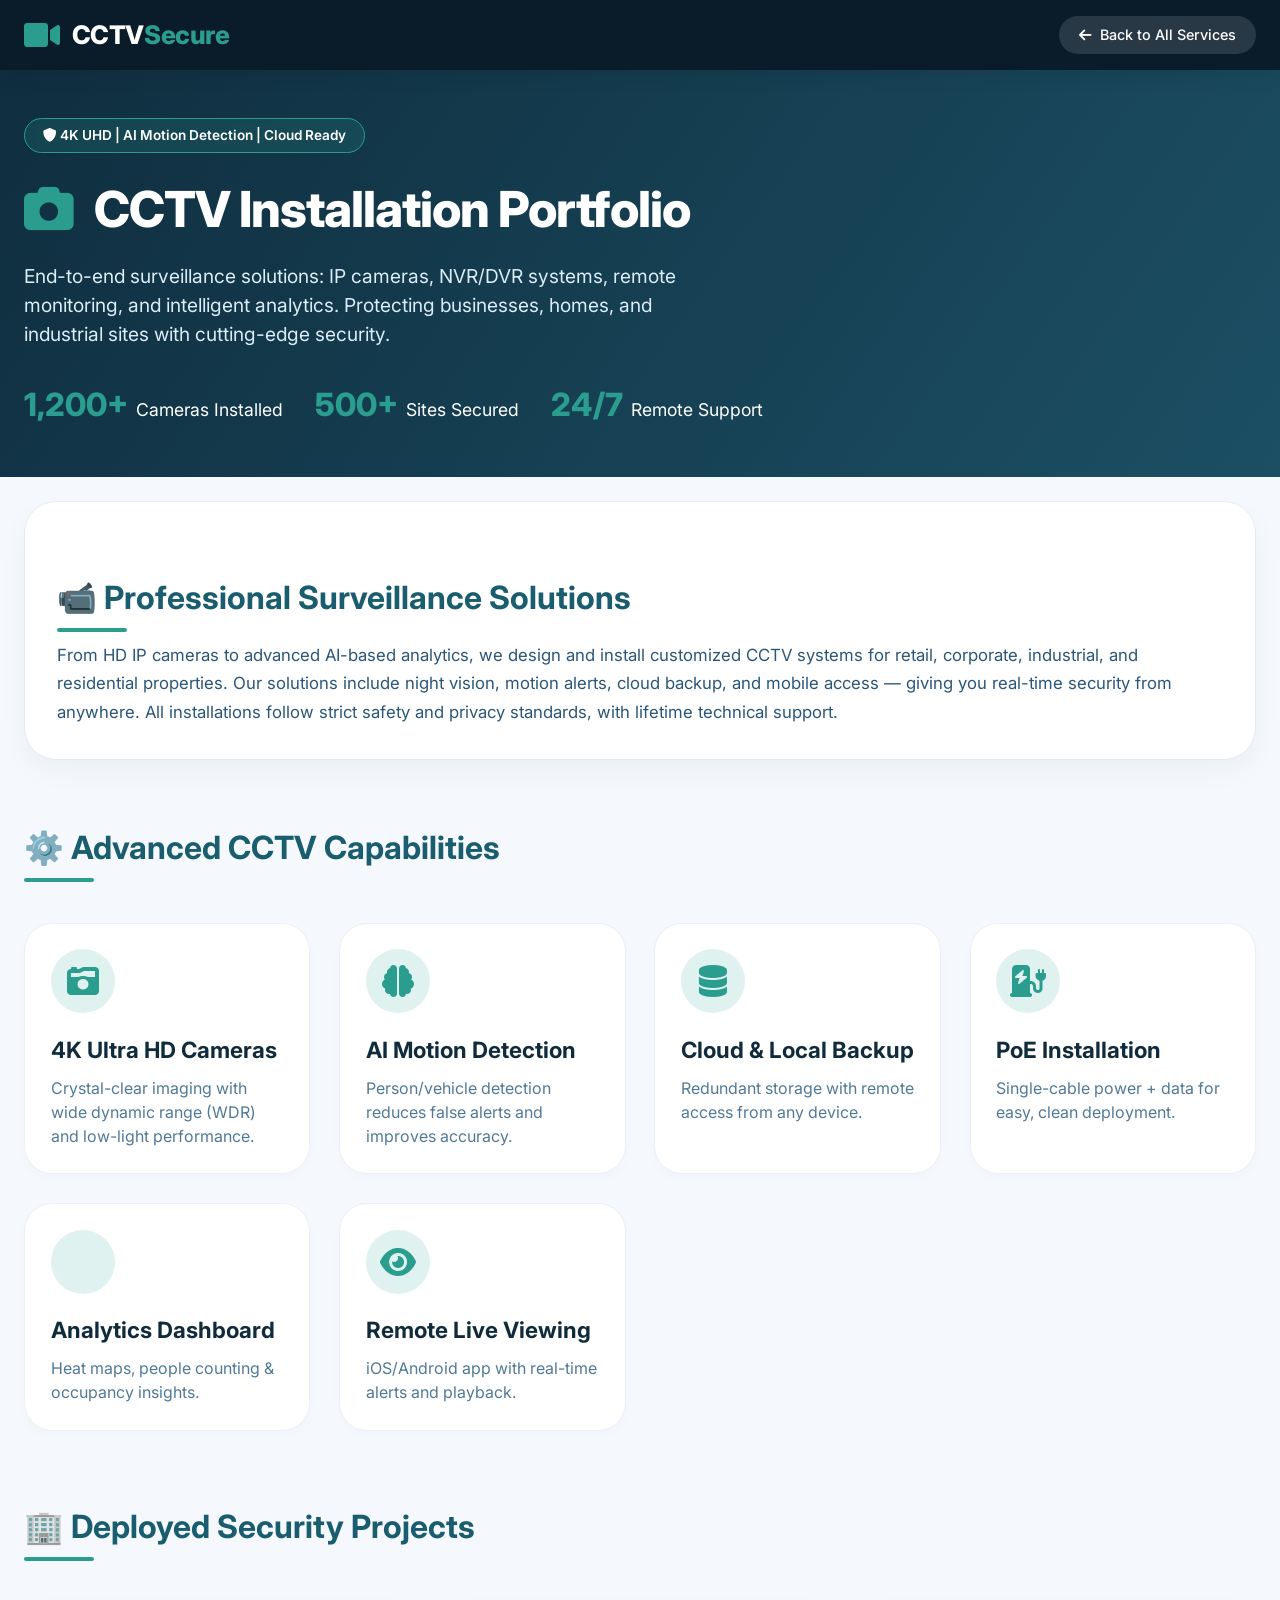
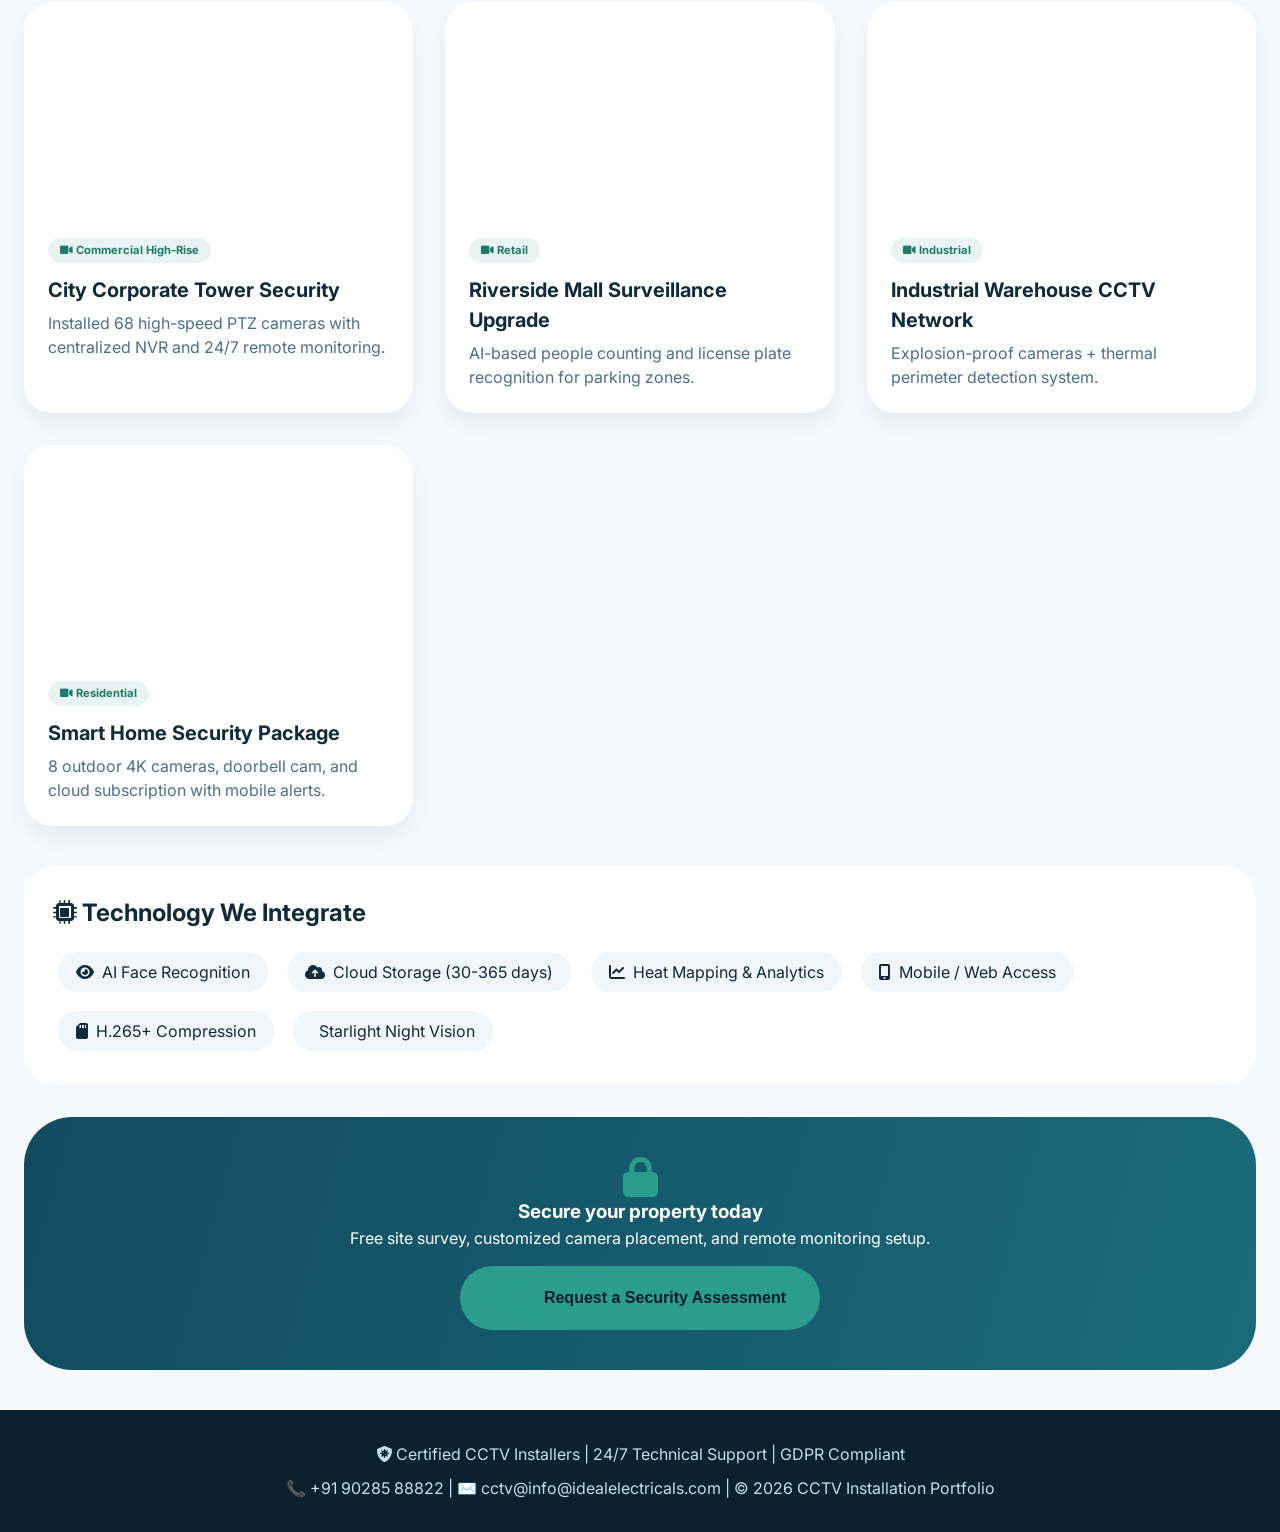
<file: CCTV-Installation.html>
<!DOCTYPE html>
<html lang="en">

<head>
    <meta charset="UTF-8">
    <meta name="viewport" content="width=device-width, initial-scale=1.0, viewport-fit=cover">
    <title>CCTV Installation | Security & Surveillance Portfolio</title>
    <!-- Google Fonts + Font Awesome 6 -->
    <link href="https://fonts.googleapis.com/css2?family=Inter:opsz,wght@14..32,300;400;500;600;700;800&display=swap" rel="stylesheet">
    <link rel="stylesheet" href="https://cdnjs.cloudflare.com/ajax/libs/font-awesome/6.0.0-beta3/css/all.min.css">
    <style>
        * {
            margin: 0;
            padding: 0;
            box-sizing: border-box;
        }
        
        body {
            font-family: 'Inter', sans-serif;
            background: #F5F9FE;
            color: #102B3C;
            line-height: 1.5;
        }
        
        .container {
            max-width: 1280px;
            margin: 0 auto;
            padding: 0 24px;
        }
        /* header */
        
        .site-header {
            background: #0A1C2A;
            padding: 1rem 0;
            position: sticky;
            top: 0;
            z-index: 100;
            box-shadow: 0 6px 16px rgba(0, 0, 0, 0.08);
        }
        
        .header-inner {
            display: flex;
            justify-content: space-between;
            align-items: center;
            flex-wrap: wrap;
            gap: 16px;
        }
        
        .logo {
            display: flex;
            align-items: center;
            gap: 12px;
            color: white;
            font-weight: 800;
            font-size: 1.6rem;
            letter-spacing: -0.4px;
        }
        
        .logo i {
            font-size: 2rem;
            color: #2A9D8F;
        }
        
        .back-link {
            background: rgba(255, 255, 255, 0.12);
            padding: 8px 20px;
            border-radius: 40px;
            color: white;
            text-decoration: none;
            font-weight: 500;
            transition: 0.2s;
            display: inline-flex;
            align-items: center;
            gap: 8px;
            font-size: 0.9rem;
        }
        
        .back-link:hover {
            background: #2A9D8F;
            color: #0A1C2A;
        }
        /* hero section with CCTV themed overlay image */
        
        .cctv-hero {
            background: linear-gradient(125deg, #0F2E3F 0%, #1C4F64 100%);
            color: white;
            padding: 3rem 0 3rem;
            position: relative;
            overflow: hidden;
        }
        
        .cctv-hero::before {
            content: "";
            position: absolute;
            top: 0;
            left: 0;
            width: 100%;
            height: 100%;
            background-image: url('https://d34mfkth6cubud.cloudfront.net/wp-content/uploads/2022/09/15033702/CCTV-Companies-in-Dubai-_-Body-4-14-9-22-1024x640.jpg');
            /* camera / security related */
            background-size: cover;
            background-position: center 30%;
            opacity: 0.18;
            pointer-events: none;
        }
        
        .hero-content {
            position: relative;
            z-index: 2;
        }
        
        .hero-badge {
            background: #2A9D8F30;
            backdrop-filter: blur(4px);
            display: inline-block;
            padding: 6px 18px;
            border-radius: 40px;
            font-size: 0.85rem;
            font-weight: 600;
            border: 1px solid #2A9D8F;
            margin-bottom: 1.2rem;
        }
        
        .hero-content h1 {
            font-size: 3.1rem;
            font-weight: 800;
            letter-spacing: -1px;
            margin-bottom: 1rem;
        }
        
        .hero-content h1 i {
            color: #2A9D8F;
            margin-right: 12px;
        }
        
        .hero-desc {
            font-size: 1.2rem;
            color: #DBEEF7;
            max-width: 680px;
            margin-bottom: 2rem;
        }
        
        .stats-row {
            display: flex;
            flex-wrap: wrap;
            gap: 2rem;
            margin-top: 1rem;
        }
        
        .stat-item {
            display: flex;
            align-items: baseline;
            gap: 8px;
            font-size: 1.1rem;
        }
        
        .stat-number {
            font-size: 2rem;
            font-weight: 800;
            color: #2A9D8F;
        }
        /* section titles */
        
        .section-title {
            font-size: 2rem;
            font-weight: 700;
            margin: 2.5rem 0 1.2rem;
            position: relative;
            display: inline-block;
            color: #1A5D6E;
        }
        
        .section-title:after {
            content: '';
            position: absolute;
            bottom: -10px;
            left: 0;
            width: 70px;
            height: 4px;
            background: #2A9D8F;
            border-radius: 6px;
        }
        /* description card */
        
        .desc-card {
            background: white;
            border-radius: 32px;
            padding: 2rem;
            margin: 1.5rem 0;
            box-shadow: 0 12px 28px rgba(0, 0, 0, 0.04);
            border: 1px solid #E2EDF6;
        }
        
        .desc-text {
            font-size: 1.05rem;
            color: #2A5778;
            line-height: 1.7;
        }
        /* features grid */
        
        .features-grid {
            display: grid;
            grid-template-columns: repeat(auto-fit, minmax(280px, 1fr));
            gap: 1.8rem;
            margin: 2rem 0;
        }
        
        .feature-card {
            background: white;
            border-radius: 28px;
            padding: 1.6rem;
            transition: all 0.25s;
            border: 1px solid #EAF0F8;
            box-shadow: 0 4px 12px rgba(0, 0, 0, 0.02);
        }
        
        .feature-card:hover {
            transform: translateY(-6px);
            border-color: #2A9D8F;
            box-shadow: 0 20px 30px rgba(0, 0, 0, 0.08);
        }
        
        .feature-icon {
            background: #E0F2EF;
            width: 64px;
            height: 64px;
            display: flex;
            align-items: center;
            justify-content: center;
            border-radius: 32px;
            margin-bottom: 1.2rem;
        }
        
        .feature-icon i {
            font-size: 2rem;
            color: #2A9D8F;
        }
        
        .feature-card h3 {
            font-size: 1.4rem;
            margin-bottom: 0.6rem;
        }
        /* project gallery with CCTV installation imagery */
        
        .projects-gallery {
            display: grid;
            grid-template-columns: repeat(auto-fit, minmax(310px, 1fr));
            gap: 2rem;
            margin: 2rem 0 2.5rem;
        }
        
        .project-card {
            background: white;
            border-radius: 28px;
            overflow: hidden;
            transition: 0.2s;
            box-shadow: 0 12px 24px rgba(0, 0, 0, 0.06);
        }
        
        .project-img {
            height: 210px;
            background-size: cover;
            background-position: center;
        }
        
        .project-info {
            padding: 1.5rem;
        }
        
        .project-tag {
            background: #E9F3F1;
            padding: 4px 12px;
            border-radius: 40px;
            font-size: 0.7rem;
            font-weight: 700;
            color: #1F7A6B;
            display: inline-block;
            margin-bottom: 12px;
        }
        
        .project-info h4 {
            font-size: 1.25rem;
            margin-bottom: 0.4rem;
        }
        /* tech stack */
        
        .tech-showcase {
            background: #ffffff;
            border-radius: 32px;
            padding: 1.8rem;
            margin: 1.5rem 0;
        }
        
        .tech-badge {
            background: #F0F6FA;
            padding: 8px 18px;
            border-radius: 60px;
            display: inline-flex;
            align-items: center;
            gap: 8px;
            margin: 0.3rem;
        }
        /* cta banner */
        
        .cta-banner {
            background: linear-gradient(105deg, #114B5F, #1B6A7A);
            border-radius: 48px;
            padding: 2.5rem;
            margin: 2rem 0 2.5rem;
            text-align: center;
            color: white;
        }
        
        .cta-banner i {
            font-size: 2.5rem;
            color: #2A9D8F;
        }
        
        .cta-button {
            background: #2A9D8F;
            border: none;
            padding: 12px 34px;
            border-radius: 50px;
            font-weight: 700;
            font-size: 1rem;
            color: #0A1C2A;
            cursor: pointer;
            transition: 0.2s;
            display: inline-flex;
            align-items: center;
            gap: 10px;
            margin-top: 1rem;
        }
        
        .cta-button:hover {
            background: white;
            transform: scale(1.02);
        }
        
        footer {
            background: #0B222E;
            color: #C4DFE6;
            text-align: center;
            padding: 2rem;
            margin-top: 2rem;
        }
        
        @media (max-width: 700px) {
            .hero-content h1 {
                font-size: 2rem;
            }
            .section-title {
                font-size: 1.6rem;
            }
        }
    </style>
</head>

<body>

    <header class="site-header">
        <div class="container header-inner">
            <div class="logo">
                <i class="fas fa-video"></i>
                <span>CCTV<span style="color:#2A9D8F;">Secure</span></span>
            </div>
            <a href="#" class="back-link" id="backToServicesLink"><i class="fas fa-arrow-left"></i> Back to All Services</a>
        </div>
    </header>

    <main>
        <!-- Hero Section with CCTV camera imagery -->
        <section class="cctv-hero">
            <div class="container hero-content">
                <div class="hero-badge"><i class="fas fa-shield-alt"></i> 4K UHD | AI Motion Detection | Cloud Ready</div>
                <h1><i class="fas fa-camera"></i> CCTV Installation Portfolio</h1>
                <p class="hero-desc">End-to-end surveillance solutions: IP cameras, NVR/DVR systems, remote monitoring, and intelligent analytics. Protecting businesses, homes, and industrial sites with cutting-edge security.</p>
                <div class="stats-row">
                    <div class="stat-item"><span class="stat-number">1,200+</span> <span>Cameras Installed</span></div>
                    <div class="stat-item"><span class="stat-number">500+</span> <span>Sites Secured</span></div>
                    <div class="stat-item"><span class="stat-number">24/7</span> <span>Remote Support</span></div>
                </div>
            </div>
        </section>

        <div class="container">
            <!-- Description -->
            <div class="desc-card">
                <h2 class="section-title">📹 Professional Surveillance Solutions</h2>
                <div class="desc-text">
                    From HD IP cameras to advanced AI-based analytics, we design and install customized CCTV systems for retail, corporate, industrial, and residential properties. Our solutions include night vision, motion alerts, cloud backup, and mobile access — giving
                    you real-time security from anywhere. All installations follow strict safety and privacy standards, with lifetime technical support.
                </div>
            </div>

            <!-- Core features -->
            <h2 class="section-title">⚙️ Advanced CCTV Capabilities</h2>
            <div class="features-grid" id="featuresGrid"></div>

            <!-- Featured Projects Gallery (CCTV installation themed images) -->
            <h2 class="section-title">🏢 Deployed Security Projects</h2>
            <div class="projects-gallery" id="projectsGallery"></div>

            <!-- Technology & Equipment -->
            <div class="tech-showcase">
                <h3 style="font-size: 1.5rem; margin-bottom: 1rem;"><i class="fas fa-microchip"></i> Technology We Integrate</h3>
                <div style="display: flex; flex-wrap: wrap; gap: 10px;">
                    <span class="tech-badge"><i class="fas fa-eye"></i> AI Face Recognition</span>
                    <span class="tech-badge"><i class="fas fa-cloud-upload-alt"></i> Cloud Storage (30-365 days)</span>
                    <span class="tech-badge"><i class="fas fa-chart-line"></i> Heat Mapping & Analytics</span>
                    <span class="tech-badge"><i class="fas fa-mobile-alt"></i> Mobile / Web Access</span>
                    <span class="tech-badge"><i class="fas fa-sd-card"></i> H.265+ Compression</span>
                    <span class="tech-badge"><i class="fas fa-infrared"></i> Starlight Night Vision</span>
                </div>
            </div>

            <!-- Call to Action -->
            <div class="cta-banner">
                <i class="fas fa-lock"></i>
                <h3>Secure your property today</h3>
                <p>Free site survey, customized camera placement, and remote monitoring setup.</p>
                <button class="cta-button" id="cctvCtaBtn"><i class="fas fa-headset"></i> Request a Security Assessment</button>
            </div>
        </div>
    </main>

    <footer>
        <p><i class="fas fa-shield-virus"></i> Certified CCTV Installers | 24/7 Technical Support | GDPR Compliant</p>
        <p style="margin-top: 10px;">📞 +91 90285 88822 | ✉️ cctv@info@idealelectricals.com | © 2026 CCTV Installation Portfolio</p>
    </footer>

    <script>
        // CCTV Feature Data
        const cctvFeatures = [{
            icon: "fas fa-camera-retro",
            title: "4K Ultra HD Cameras",
            desc: "Crystal-clear imaging with wide dynamic range (WDR) and low-light performance."
        }, {
            icon: "fas fa-brain",
            title: "AI Motion Detection",
            desc: "Person/vehicle detection reduces false alerts and improves accuracy."
        }, {
            icon: "fas fa-database",
            title: "Cloud & Local Backup",
            desc: "Redundant storage with remote access from any device."
        }, {
            icon: "fas fa-charging-station",
            title: "PoE Installation",
            desc: "Single-cable power + data for easy, clean deployment."
        }, {
            icon: "fas fa-chart-simple",
            title: "Analytics Dashboard",
            desc: "Heat maps, people counting & occupancy insights."
        }, {
            icon: "fas fa-eye",
            title: "Remote Live Viewing",
            desc: "iOS/Android app with real-time alerts and playback."
        }];

        // CCTV specific projects (images related to security/surveillance theme)
        const cctvProjects = [{
            name: "City Corporate Tower Security",
            category: "Commercial High-Rise",
            img: "https://tse1.explicit.bing.net/th/id/OIP.DxgU7IwX1C8fIw6n0GiNwAHaE8?rs=1&pid=ImgDetMain&o=7&rm=3",
            desc: "Installed 68 high-speed PTZ cameras with centralized NVR and 24/7 remote monitoring."
        }, {
            name: "Riverside Mall Surveillance Upgrade",
            category: "Retail",
            img: "https://tse3.mm.bing.net/th/id/OIP.Am_zvtMeks6aNbVMgAyDLwHaD4?rs=1&pid=ImgDetMain&o=7&rm=3",
            desc: "AI-based people counting and license plate recognition for parking zones."
        }, {
            name: "Industrial Warehouse CCTV Network",
            category: "Industrial",
            img: "https://tse1.mm.bing.net/th/id/OIP.pibzToE4awgQtfVE-CjAcgHaEo?rs=1&pid=ImgDetMain&o=7&rm=3",
            desc: "Explosion-proof cameras + thermal perimeter detection system."
        }, {
            name: "Smart Home Security Package",
            category: "Residential",
            img: "https://th.bing.com/th/id/OIP.xELJ6VyVq1ewOHUQEspjVwHaEJ?o=7rm=3&rs=1&pid=ImgDetMain&o=7&rm=3",
            desc: "8 outdoor 4K cameras, doorbell cam, and cloud subscription with mobile alerts."
        }];

        // Render function for features
        function renderFeatures() {
            const container = document.getElementById('featuresGrid');
            if (!container) return;
            container.innerHTML = '';
            cctvFeatures.forEach(f => {
                const card = document.createElement('div');
                card.className = 'feature-card';
                card.innerHTML = `
        <div class="feature-icon"><i class="${f.icon}"></i></div>
        <h3>${f.title}</h3>
        <p style="color: #517a97;">${f.desc}</p>
      `;
                container.appendChild(card);
            });
        }

        // Render project gallery
        function renderProjects() {
            const galleryContainer = document.getElementById('projectsGallery');
            if (!galleryContainer) return;
            galleryContainer.innerHTML = '';
            cctvProjects.forEach(proj => {
                const projectDiv = document.createElement('div');
                projectDiv.className = 'project-card';
                projectDiv.innerHTML = `
        <div class="project-img" style="background-image: url('${proj.img}'); background-size: cover; background-position: center;"></div>
        <div class="project-info">
          <span class="project-tag"><i class="fas fa-video"></i> ${proj.category}</span>
          <h4>${proj.name}</h4>
          <p style="color: #4B6F8C;">${proj.desc}</p>
        </div>
      `;
                galleryContainer.appendChild(projectDiv);
            });
        }

        // Init and CTA interactivity
        renderFeatures();
        renderProjects();

        const cta = document.getElementById('cctvCtaBtn');
        if (cta) {
            cta.addEventListener('click', () => {
                alert("📹 CCTV Installation consultation:\n📞 +91 90285 88822\n✉️ cctv@info@idealelectricals.com\nFree on-site assessment and quote within 24 hours.");
            });
        }

        const backBtn = document.getElementById('backToServicesLink');
        if (backBtn) {
            backBtn.addEventListener('click', (e) => {
                e.preventDefault();
                alert("↩️ Navigate back to main services overview. (Standalone CCTV Portfolio)");
            });
        }

        console.log("CCTV Installation Portfolio — High-definition security solutions.");
    </script>
</body>

</html>
</file>
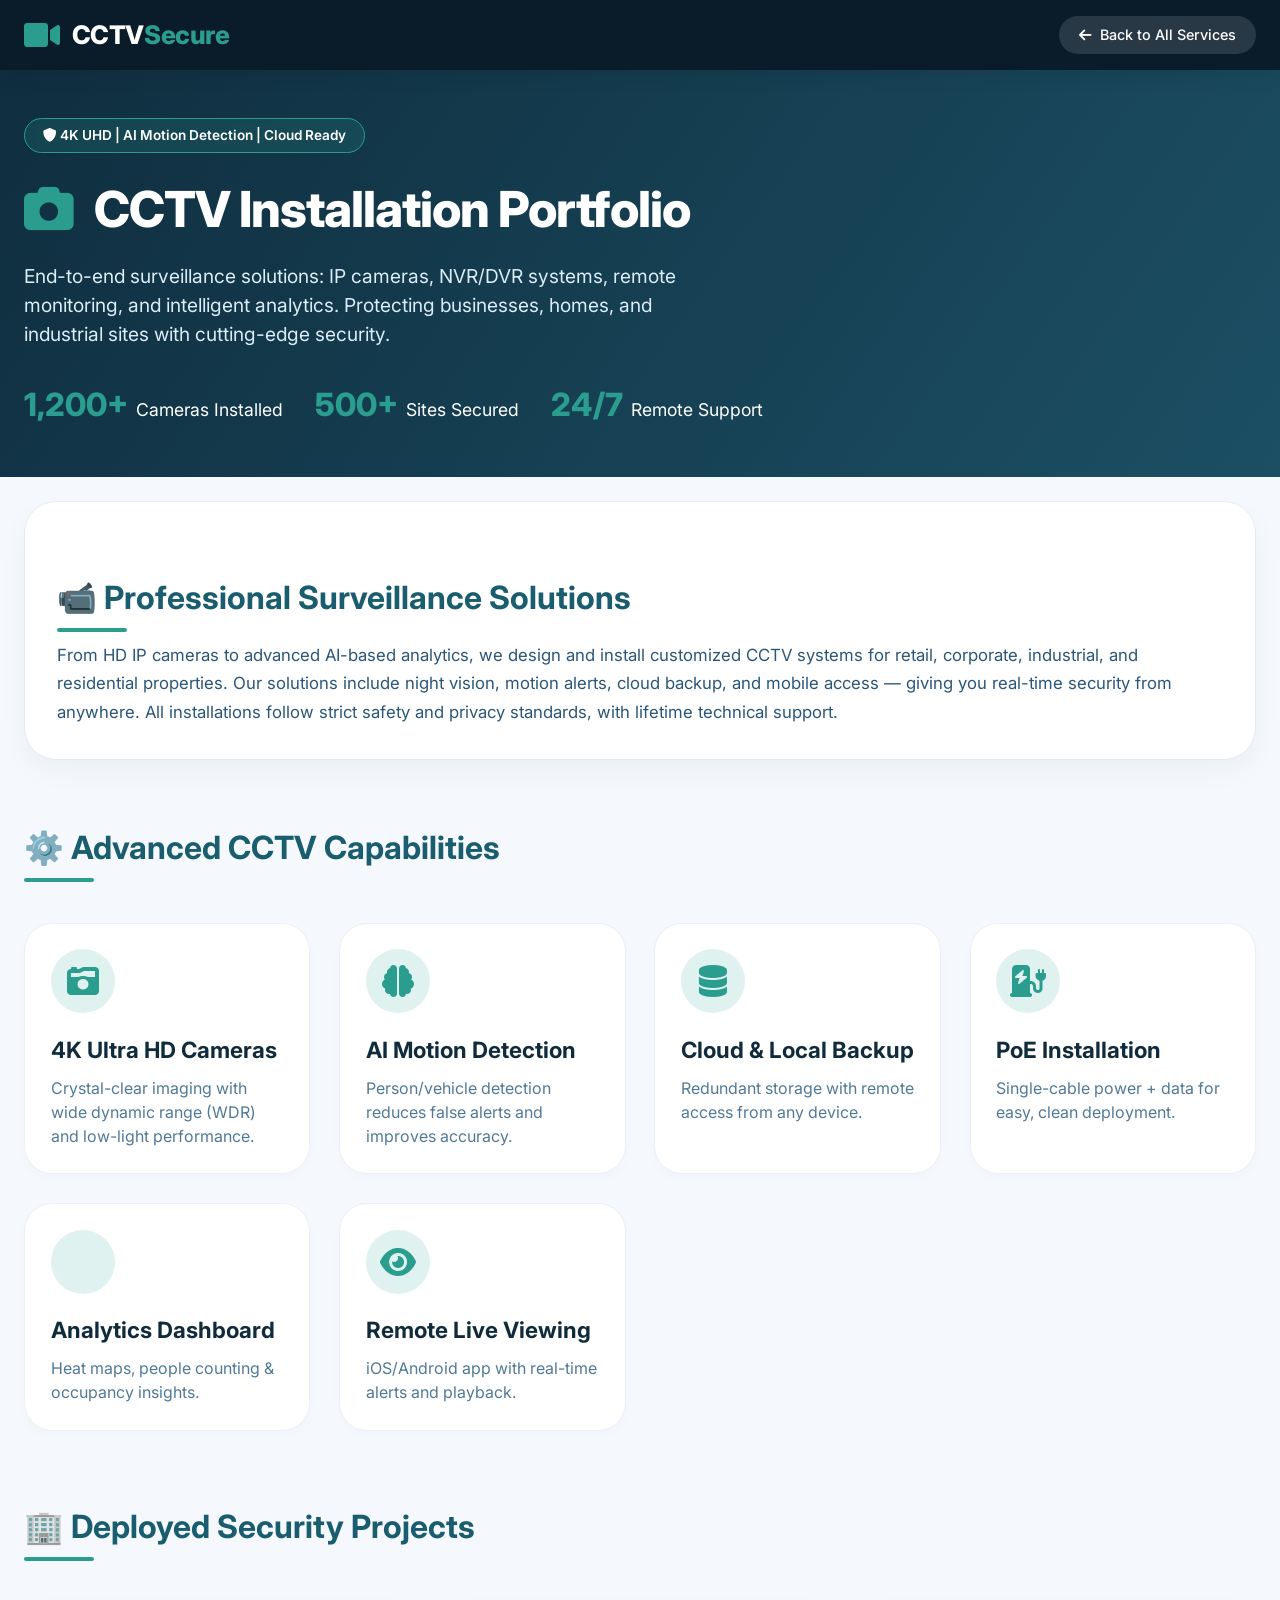
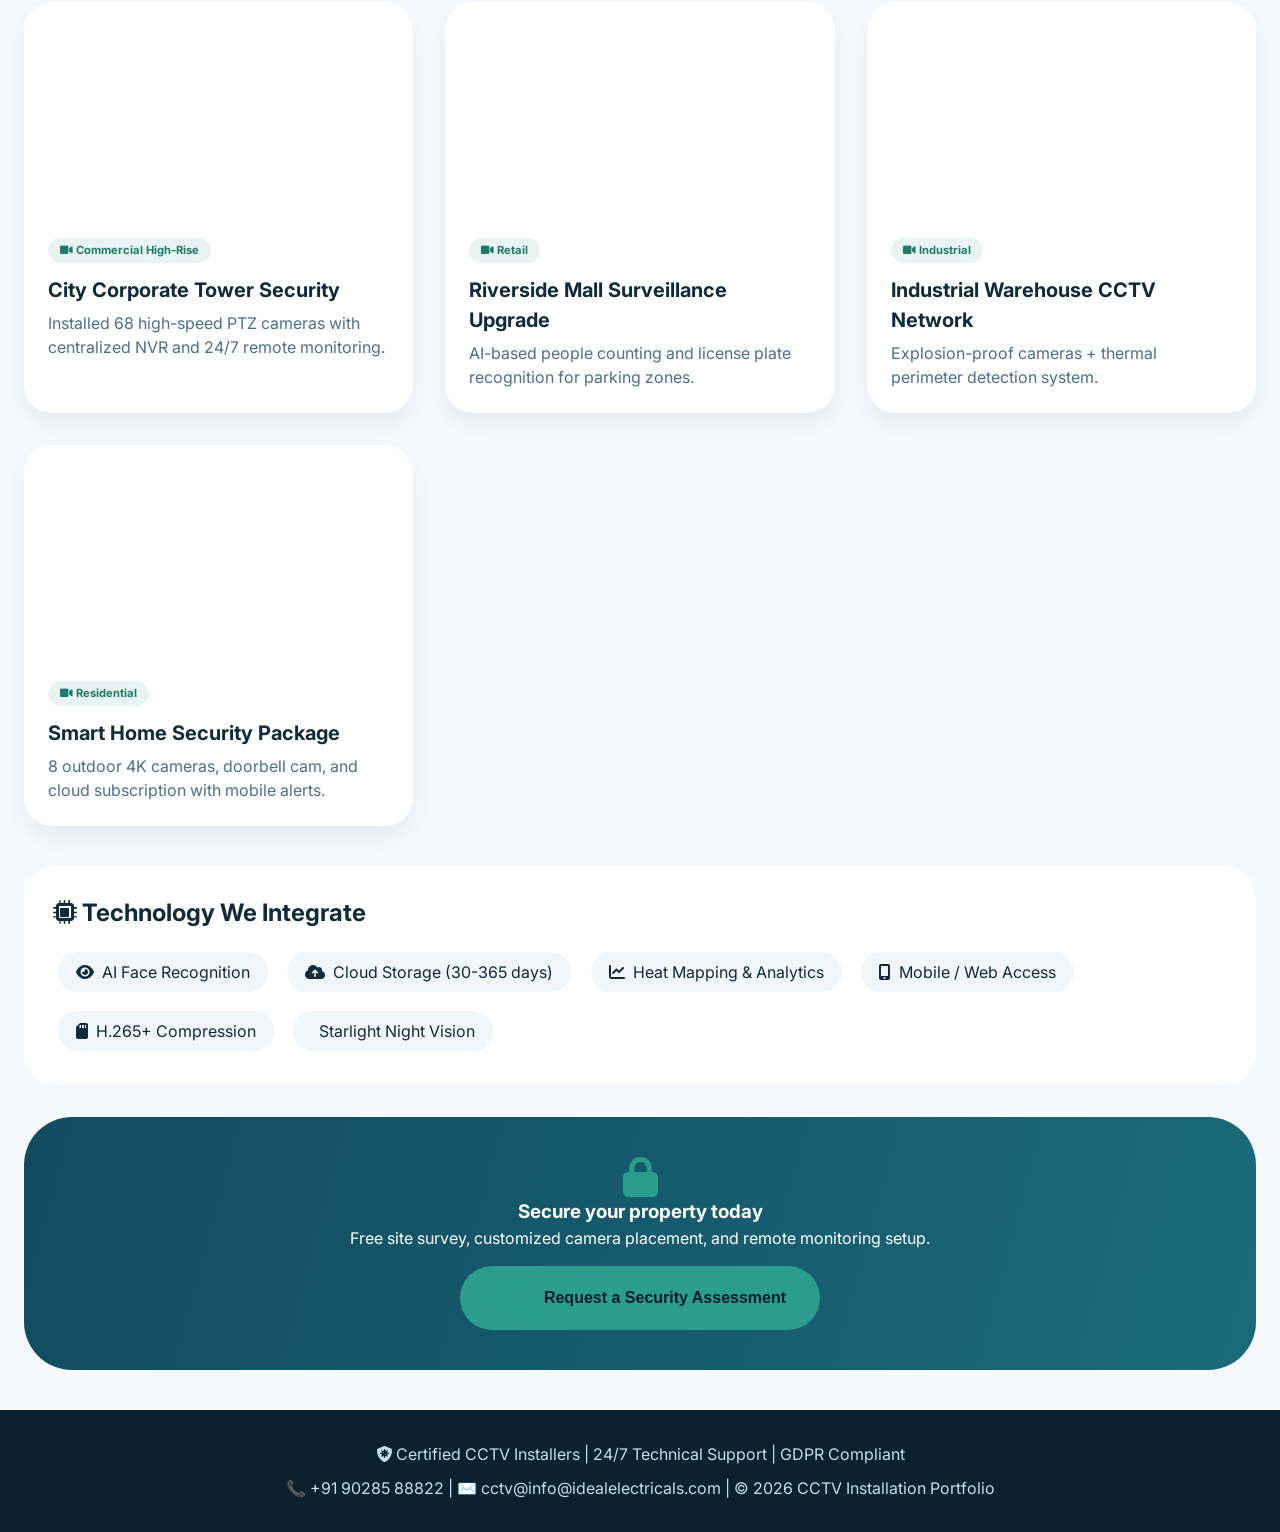
<file: cctv.html>
<!DOCTYPE html>
<html lang="en">

<head>
    <meta charset="UTF-8">
    <meta name="viewport" content="width=device-width, initial-scale=1.0, viewport-fit=cover">
    <title>CCTV Installation | Security & Surveillance Portfolio</title>
    <!-- Google Fonts + Font Awesome 6 -->
    <link href="https://fonts.googleapis.com/css2?family=Inter:opsz,wght@14..32,300;400;500;600;700;800&display=swap" rel="stylesheet">
    <link rel="stylesheet" href="https://cdnjs.cloudflare.com/ajax/libs/font-awesome/6.0.0-beta3/css/all.min.css">
    <style>
        * {
            margin: 0;
            padding: 0;
            box-sizing: border-box;
        }
        
        body {
            font-family: 'Inter', sans-serif;
            background: #F5F9FE;
            color: #102B3C;
            line-height: 1.5;
        }
        
        .container {
            max-width: 1280px;
            margin: 0 auto;
            padding: 0 24px;
        }
        /* header */
        
        .site-header {
            background: #0A1C2A;
            padding: 1rem 0;
            position: sticky;
            top: 0;
            z-index: 100;
            box-shadow: 0 6px 16px rgba(0, 0, 0, 0.08);
        }
        
        .header-inner {
            display: flex;
            justify-content: space-between;
            align-items: center;
            flex-wrap: wrap;
            gap: 16px;
        }
        
        .logo {
            display: flex;
            align-items: center;
            gap: 12px;
            color: white;
            font-weight: 800;
            font-size: 1.6rem;
            letter-spacing: -0.4px;
        }
        
        .logo i {
            font-size: 2rem;
            color: #2A9D8F;
        }
        
        .back-link {
            background: rgba(255, 255, 255, 0.12);
            padding: 8px 20px;
            border-radius: 40px;
            color: white;
            text-decoration: none;
            font-weight: 500;
            transition: 0.2s;
            display: inline-flex;
            align-items: center;
            gap: 8px;
            font-size: 0.9rem;
        }
        
        .back-link:hover {
            background: #2A9D8F;
            color: #0A1C2A;
        }
        /* hero section with CCTV themed overlay image */
        
        .cctv-hero {
            background: linear-gradient(125deg, #0F2E3F 0%, #1C4F64 100%);
            color: white;
            padding: 3rem 0 3rem;
            position: relative;
            overflow: hidden;
        }
        
        .cctv-hero::before {
            content: "";
            position: absolute;
            top: 0;
            left: 0;
            width: 100%;
            height: 100%;
            background-image: url('https://d34mfkth6cubud.cloudfront.net/wp-content/uploads/2022/09/15033702/CCTV-Companies-in-Dubai-_-Body-4-14-9-22-1024x640.jpg');
            /* camera / security related */
            background-size: cover;
            background-position: center 30%;
            opacity: 0.18;
            pointer-events: none;
        }
        
        .hero-content {
            position: relative;
            z-index: 2;
        }
        
        .hero-badge {
            background: #2A9D8F30;
            backdrop-filter: blur(4px);
            display: inline-block;
            padding: 6px 18px;
            border-radius: 40px;
            font-size: 0.85rem;
            font-weight: 600;
            border: 1px solid #2A9D8F;
            margin-bottom: 1.2rem;
        }
        
        .hero-content h1 {
            font-size: 3.1rem;
            font-weight: 800;
            letter-spacing: -1px;
            margin-bottom: 1rem;
        }
        
        .hero-content h1 i {
            color: #2A9D8F;
            margin-right: 12px;
        }
        
        .hero-desc {
            font-size: 1.2rem;
            color: #DBEEF7;
            max-width: 680px;
            margin-bottom: 2rem;
        }
        
        .stats-row {
            display: flex;
            flex-wrap: wrap;
            gap: 2rem;
            margin-top: 1rem;
        }
        
        .stat-item {
            display: flex;
            align-items: baseline;
            gap: 8px;
            font-size: 1.1rem;
        }
        
        .stat-number {
            font-size: 2rem;
            font-weight: 800;
            color: #2A9D8F;
        }
        /* section titles */
        
        .section-title {
            font-size: 2rem;
            font-weight: 700;
            margin: 2.5rem 0 1.2rem;
            position: relative;
            display: inline-block;
            color: #1A5D6E;
        }
        
        .section-title:after {
            content: '';
            position: absolute;
            bottom: -10px;
            left: 0;
            width: 70px;
            height: 4px;
            background: #2A9D8F;
            border-radius: 6px;
        }
        /* description card */
        
        .desc-card {
            background: white;
            border-radius: 32px;
            padding: 2rem;
            margin: 1.5rem 0;
            box-shadow: 0 12px 28px rgba(0, 0, 0, 0.04);
            border: 1px solid #E2EDF6;
        }
        
        .desc-text {
            font-size: 1.05rem;
            color: #2A5778;
            line-height: 1.7;
        }
        /* features grid */
        
        .features-grid {
            display: grid;
            grid-template-columns: repeat(auto-fit, minmax(280px, 1fr));
            gap: 1.8rem;
            margin: 2rem 0;
        }
        
        .feature-card {
            background: white;
            border-radius: 28px;
            padding: 1.6rem;
            transition: all 0.25s;
            border: 1px solid #EAF0F8;
            box-shadow: 0 4px 12px rgba(0, 0, 0, 0.02);
        }
        
        .feature-card:hover {
            transform: translateY(-6px);
            border-color: #2A9D8F;
            box-shadow: 0 20px 30px rgba(0, 0, 0, 0.08);
        }
        
        .feature-icon {
            background: #E0F2EF;
            width: 64px;
            height: 64px;
            display: flex;
            align-items: center;
            justify-content: center;
            border-radius: 32px;
            margin-bottom: 1.2rem;
        }
        
        .feature-icon i {
            font-size: 2rem;
            color: #2A9D8F;
        }
        
        .feature-card h3 {
            font-size: 1.4rem;
            margin-bottom: 0.6rem;
        }
        /* project gallery with CCTV installation imagery */
        
        .projects-gallery {
            display: grid;
            grid-template-columns: repeat(auto-fit, minmax(310px, 1fr));
            gap: 2rem;
            margin: 2rem 0 2.5rem;
        }
        
        .project-card {
            background: white;
            border-radius: 28px;
            overflow: hidden;
            transition: 0.2s;
            box-shadow: 0 12px 24px rgba(0, 0, 0, 0.06);
        }
        
        .project-img {
            height: 210px;
            background-size: cover;
            background-position: center;
        }
        
        .project-info {
            padding: 1.5rem;
        }
        
        .project-tag {
            background: #E9F3F1;
            padding: 4px 12px;
            border-radius: 40px;
            font-size: 0.7rem;
            font-weight: 700;
            color: #1F7A6B;
            display: inline-block;
            margin-bottom: 12px;
        }
        
        .project-info h4 {
            font-size: 1.25rem;
            margin-bottom: 0.4rem;
        }
        /* tech stack */
        
        .tech-showcase {
            background: #ffffff;
            border-radius: 32px;
            padding: 1.8rem;
            margin: 1.5rem 0;
        }
        
        .tech-badge {
            background: #F0F6FA;
            padding: 8px 18px;
            border-radius: 60px;
            display: inline-flex;
            align-items: center;
            gap: 8px;
            margin: 0.3rem;
        }
        /* cta banner */
        
        .cta-banner {
            background: linear-gradient(105deg, #114B5F, #1B6A7A);
            border-radius: 48px;
            padding: 2.5rem;
            margin: 2rem 0 2.5rem;
            text-align: center;
            color: white;
        }
        
        .cta-banner i {
            font-size: 2.5rem;
            color: #2A9D8F;
        }
        
        .cta-button {
            background: #2A9D8F;
            border: none;
            padding: 12px 34px;
            border-radius: 50px;
            font-weight: 700;
            font-size: 1rem;
            color: #0A1C2A;
            cursor: pointer;
            transition: 0.2s;
            display: inline-flex;
            align-items: center;
            gap: 10px;
            margin-top: 1rem;
        }
        
        .cta-button:hover {
            background: white;
            transform: scale(1.02);
        }
        
        footer {
            background: #0B222E;
            color: #C4DFE6;
            text-align: center;
            padding: 2rem;
            margin-top: 2rem;
        }
        
        @media (max-width: 700px) {
            .hero-content h1 {
                font-size: 2rem;
            }
            .section-title {
                font-size: 1.6rem;
            }
        }
    </style>
</head>

<body>

    <header class="site-header">
        <div class="container header-inner">
            <div class="logo">
                <i class="fas fa-video"></i>
                <span>CCTV<span style="color:#2A9D8F;">Secure</span></span>
            </div>
            <a href="#" class="back-link" id="backToServicesLink"><i class="fas fa-arrow-left"></i> Back to All Services</a>
        </div>
    </header>

    <main>
        <!-- Hero Section with CCTV camera imagery -->
        <section class="cctv-hero">
            <div class="container hero-content">
                <div class="hero-badge"><i class="fas fa-shield-alt"></i> 4K UHD | AI Motion Detection | Cloud Ready</div>
                <h1><i class="fas fa-camera"></i> CCTV Installation Portfolio</h1>
                <p class="hero-desc">End-to-end surveillance solutions: IP cameras, NVR/DVR systems, remote monitoring, and intelligent analytics. Protecting businesses, homes, and industrial sites with cutting-edge security.</p>
                <div class="stats-row">
                    <div class="stat-item"><span class="stat-number">1,200+</span> <span>Cameras Installed</span></div>
                    <div class="stat-item"><span class="stat-number">500+</span> <span>Sites Secured</span></div>
                    <div class="stat-item"><span class="stat-number">24/7</span> <span>Remote Support</span></div>
                </div>
            </div>
        </section>

        <div class="container">
            <!-- Description -->
            <div class="desc-card">
                <h2 class="section-title">📹 Professional Surveillance Solutions</h2>
                <div class="desc-text">
                    From HD IP cameras to advanced AI-based analytics, we design and install customized CCTV systems for retail, corporate, industrial, and residential properties. Our solutions include night vision, motion alerts, cloud backup, and mobile access — giving
                    you real-time security from anywhere. All installations follow strict safety and privacy standards, with lifetime technical support.
                </div>
            </div>

            <!-- Core features -->
            <h2 class="section-title">⚙️ Advanced CCTV Capabilities</h2>
            <div class="features-grid" id="featuresGrid"></div>

            <!-- Featured Projects Gallery (CCTV installation themed images) -->
            <h2 class="section-title">🏢 Deployed Security Projects</h2>
            <div class="projects-gallery" id="projectsGallery"></div>

            <!-- Technology & Equipment -->
            <div class="tech-showcase">
                <h3 style="font-size: 1.5rem; margin-bottom: 1rem;"><i class="fas fa-microchip"></i> Technology We Integrate</h3>
                <div style="display: flex; flex-wrap: wrap; gap: 10px;">
                    <span class="tech-badge"><i class="fas fa-eye"></i> AI Face Recognition</span>
                    <span class="tech-badge"><i class="fas fa-cloud-upload-alt"></i> Cloud Storage (30-365 days)</span>
                    <span class="tech-badge"><i class="fas fa-chart-line"></i> Heat Mapping & Analytics</span>
                    <span class="tech-badge"><i class="fas fa-mobile-alt"></i> Mobile / Web Access</span>
                    <span class="tech-badge"><i class="fas fa-sd-card"></i> H.265+ Compression</span>
                    <span class="tech-badge"><i class="fas fa-infrared"></i> Starlight Night Vision</span>
                </div>
            </div>

            <!-- Call to Action -->
            <div class="cta-banner">
                <i class="fas fa-lock"></i>
                <h3>Secure your property today</h3>
                <p>Free site survey, customized camera placement, and remote monitoring setup.</p>
                <button class="cta-button" id="cctvCtaBtn"><i class="fas fa-headset"></i> Request a Security Assessment</button>
            </div>
        </div>
    </main>

    <footer>
        <p><i class="fas fa-shield-virus"></i> Certified CCTV Installers | 24/7 Technical Support | GDPR Compliant</p>
        <p style="margin-top: 10px;">📞 +91 90285 88822 | ✉️ cctv@info@idealelectricals.com | © 2026 CCTV Installation Portfolio</p>
    </footer>

    <script>
        // CCTV Feature Data
        const cctvFeatures = [{
            icon: "fas fa-camera-retro",
            title: "4K Ultra HD Cameras",
            desc: "Crystal-clear imaging with wide dynamic range (WDR) and low-light performance."
        }, {
            icon: "fas fa-brain",
            title: "AI Motion Detection",
            desc: "Person/vehicle detection reduces false alerts and improves accuracy."
        }, {
            icon: "fas fa-database",
            title: "Cloud & Local Backup",
            desc: "Redundant storage with remote access from any device."
        }, {
            icon: "fas fa-charging-station",
            title: "PoE Installation",
            desc: "Single-cable power + data for easy, clean deployment."
        }, {
            icon: "fas fa-chart-simple",
            title: "Analytics Dashboard",
            desc: "Heat maps, people counting & occupancy insights."
        }, {
            icon: "fas fa-eye",
            title: "Remote Live Viewing",
            desc: "iOS/Android app with real-time alerts and playback."
        }];

        // CCTV specific projects (images related to security/surveillance theme)
        const cctvProjects = [{
            name: "City Corporate Tower Security",
            category: "Commercial High-Rise",
            img: "https://tse1.explicit.bing.net/th/id/OIP.DxgU7IwX1C8fIw6n0GiNwAHaE8?rs=1&pid=ImgDetMain&o=7&rm=3",
            desc: "Installed 68 high-speed PTZ cameras with centralized NVR and 24/7 remote monitoring."
        }, {
            name: "Riverside Mall Surveillance Upgrade",
            category: "Retail",
            img: "https://tse3.mm.bing.net/th/id/OIP.Am_zvtMeks6aNbVMgAyDLwHaD4?rs=1&pid=ImgDetMain&o=7&rm=3",
            desc: "AI-based people counting and license plate recognition for parking zones."
        }, {
            name: "Industrial Warehouse CCTV Network",
            category: "Industrial",
            img: "https://tse1.mm.bing.net/th/id/OIP.pibzToE4awgQtfVE-CjAcgHaEo?rs=1&pid=ImgDetMain&o=7&rm=3",
            desc: "Explosion-proof cameras + thermal perimeter detection system."
        }, {
            name: "Smart Home Security Package",
            category: "Residential",
            img: "https://th.bing.com/th/id/OIP.xELJ6VyVq1ewOHUQEspjVwHaEJ?o=7rm=3&rs=1&pid=ImgDetMain&o=7&rm=3",
            desc: "8 outdoor 4K cameras, doorbell cam, and cloud subscription with mobile alerts."
        }];

        // Render function for features
        function renderFeatures() {
            const container = document.getElementById('featuresGrid');
            if (!container) return;
            container.innerHTML = '';
            cctvFeatures.forEach(f => {
                const card = document.createElement('div');
                card.className = 'feature-card';
                card.innerHTML = `
        <div class="feature-icon"><i class="${f.icon}"></i></div>
        <h3>${f.title}</h3>
        <p style="color: #517a97;">${f.desc}</p>
      `;
                container.appendChild(card);
            });
        }

        // Render project gallery
        function renderProjects() {
            const galleryContainer = document.getElementById('projectsGallery');
            if (!galleryContainer) return;
            galleryContainer.innerHTML = '';
            cctvProjects.forEach(proj => {
                const projectDiv = document.createElement('div');
                projectDiv.className = 'project-card';
                projectDiv.innerHTML = `
        <div class="project-img" style="background-image: url('${proj.img}'); background-size: cover; background-position: center;"></div>
        <div class="project-info">
          <span class="project-tag"><i class="fas fa-video"></i> ${proj.category}</span>
          <h4>${proj.name}</h4>
          <p style="color: #4B6F8C;">${proj.desc}</p>
        </div>
      `;
                galleryContainer.appendChild(projectDiv);
            });
        }

        // Init and CTA interactivity
        renderFeatures();
        renderProjects();

        const cta = document.getElementById('cctvCtaBtn');
        if (cta) {
            cta.addEventListener('click', () => {
                alert("📹 CCTV Installation consultation:\n📞 +91 90285 88822\n✉️ cctv@info@idealelectricals.com\nFree on-site assessment and quote within 24 hours.");
            });
        }

        const backBtn = document.getElementById('backToServicesLink');
        if (backBtn) {
            backBtn.addEventListener('click', (e) => {
                e.preventDefault();
                alert("↩️ Navigate back to main services overview. (Standalone CCTV Portfolio)");
            });
        }

        console.log("CCTV Installation Portfolio — High-definition security solutions.");
    </script>
</body>

</html>
</file>
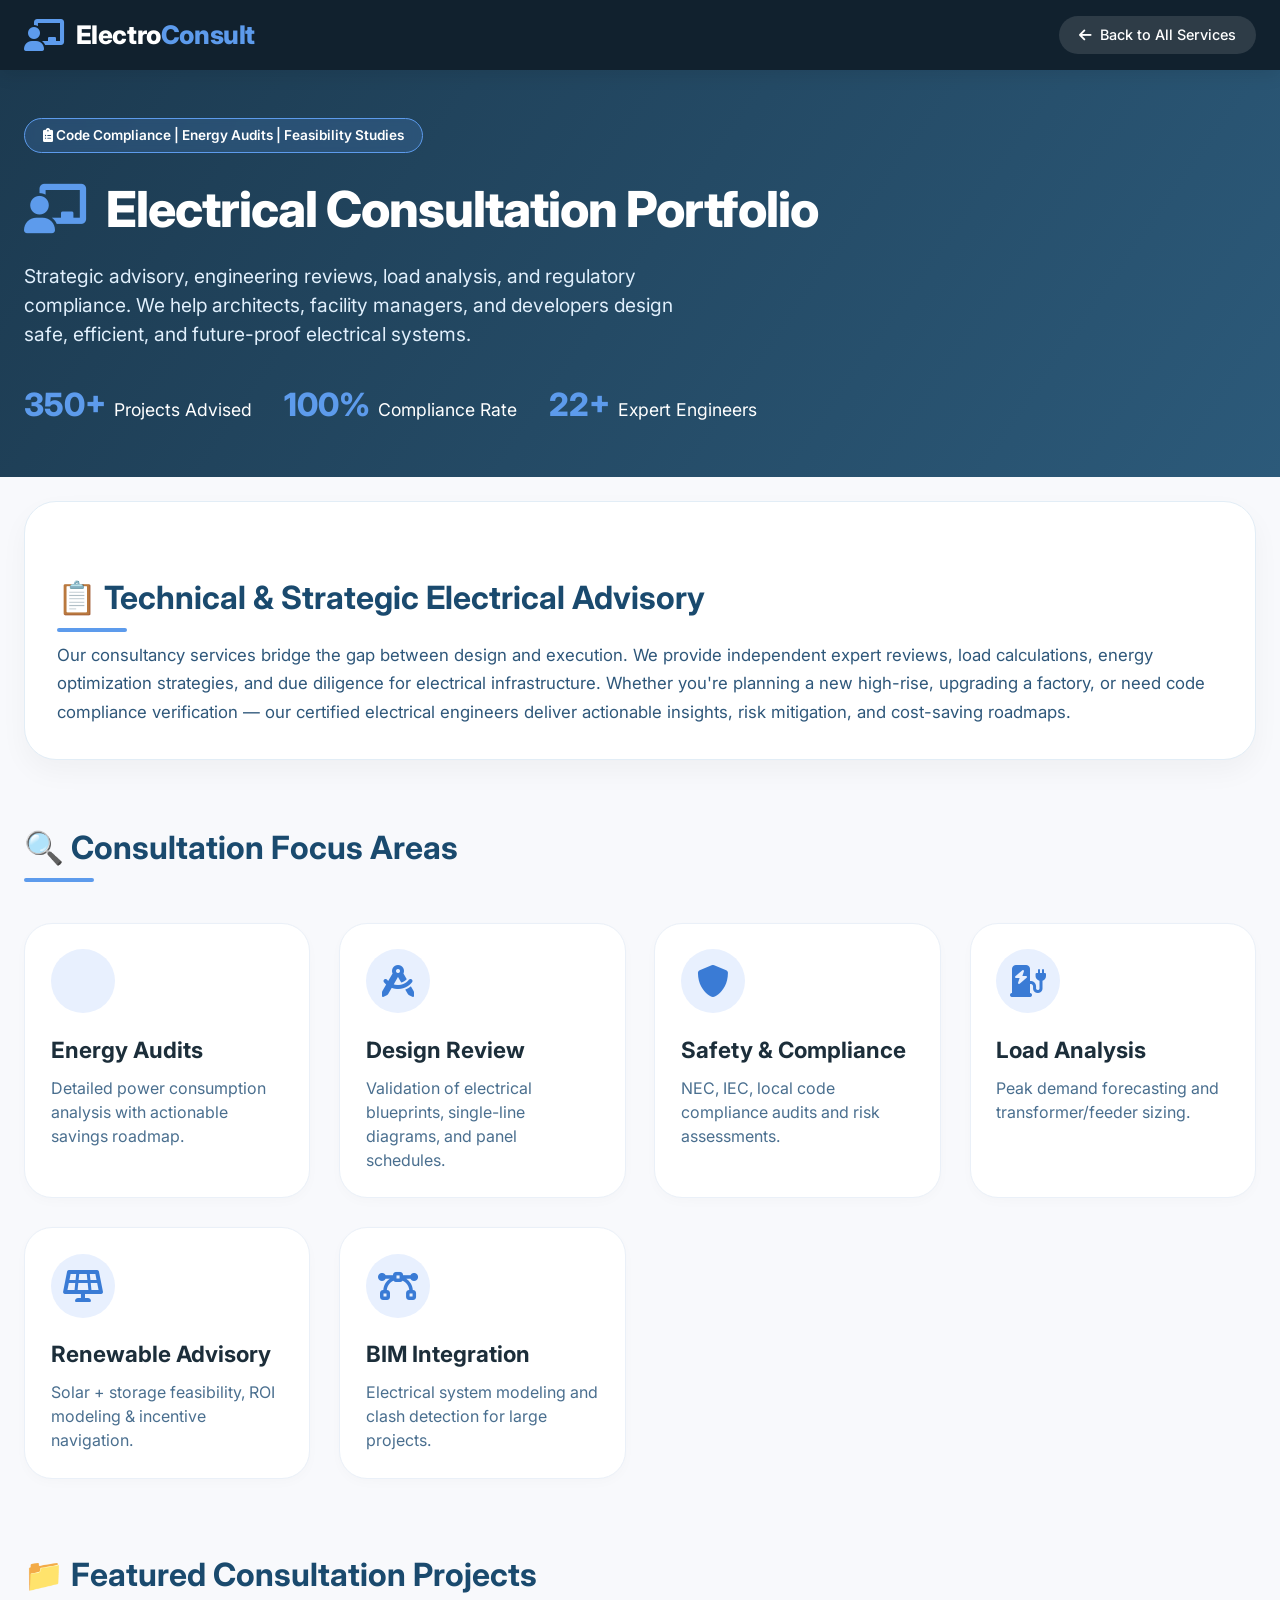
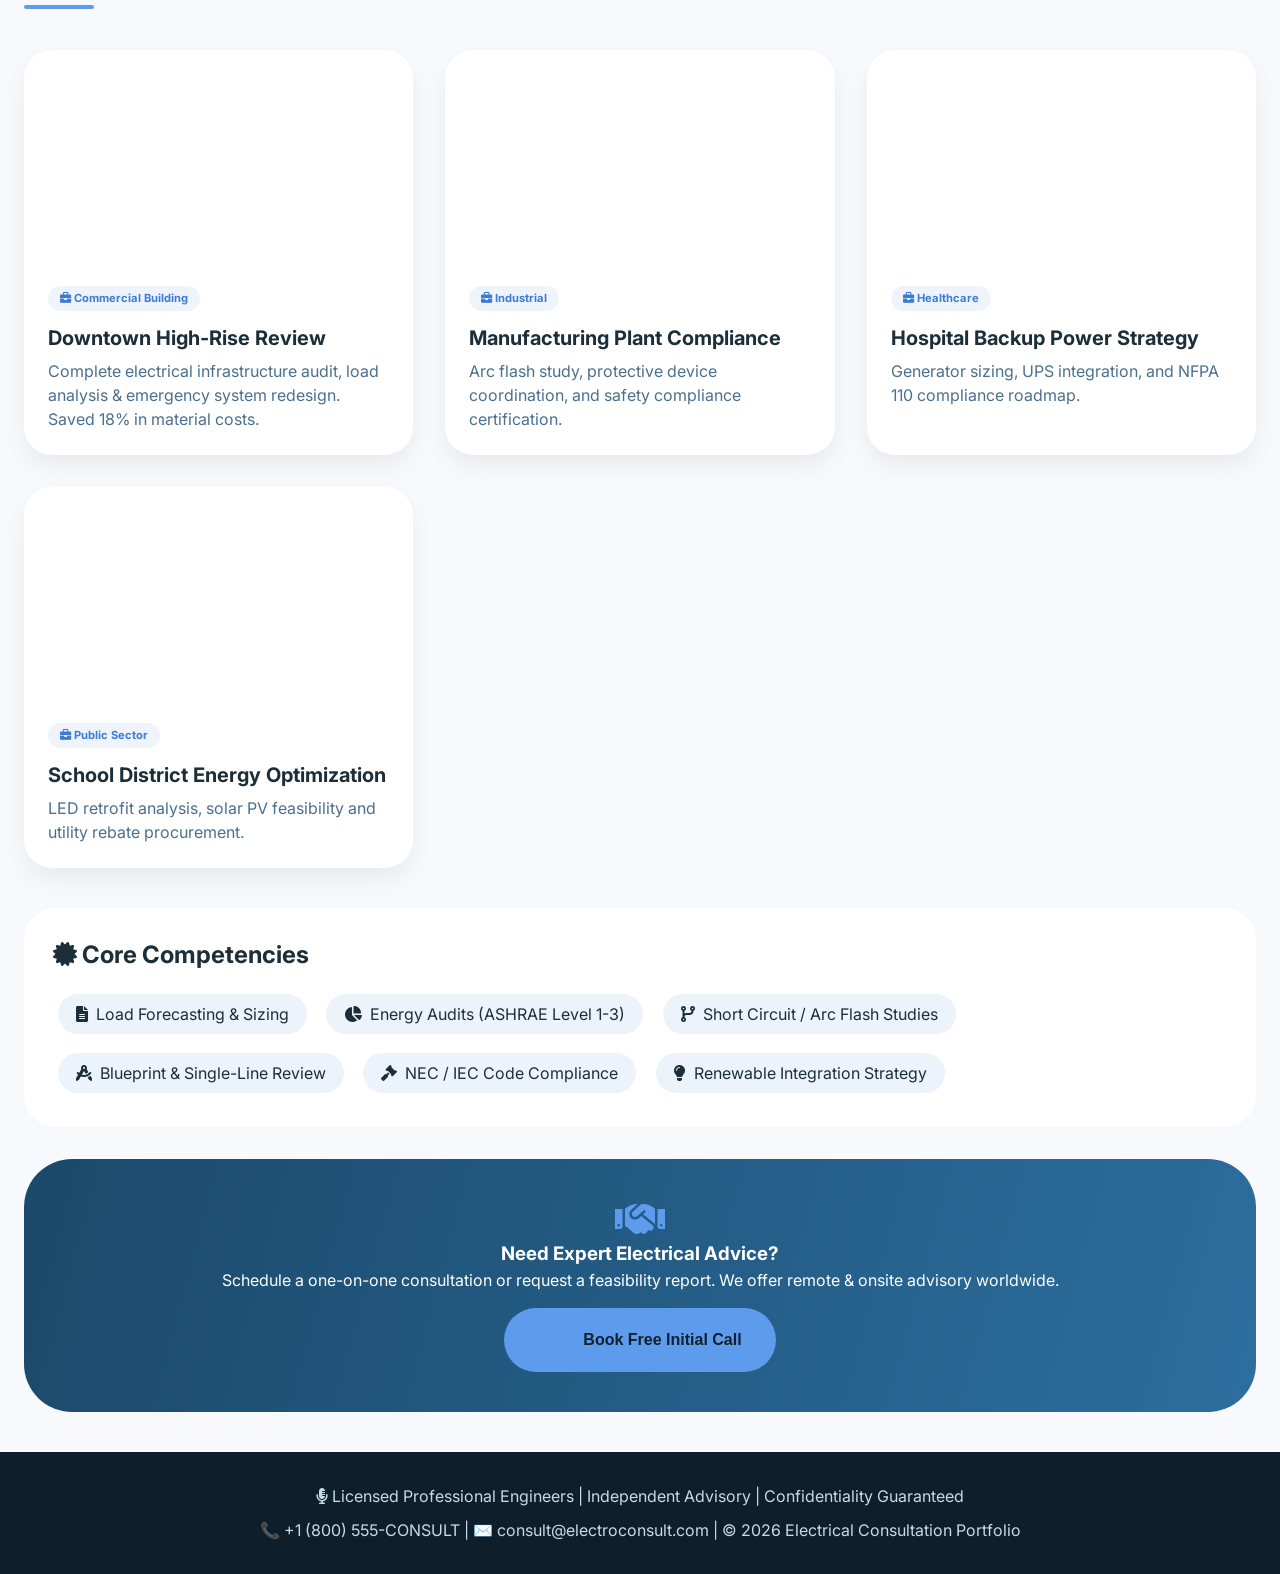
<file: Electrical-Consultation.html>
<!DOCTYPE html>
<html lang="en">

<head>
    <meta charset="UTF-8">
    <meta name="viewport" content="width=device-width, initial-scale=1.0, viewport-fit=cover">
    <title>Electrical Consultation | Expert Advisory Portfolio</title>
    <!-- Google Fonts + Font Awesome 6 -->
    <link href="https://fonts.googleapis.com/css2?family=Inter:opsz,wght@14..32,300;400;500;600;700;800&display=swap" rel="stylesheet">
    <link rel="stylesheet" href="https://cdnjs.cloudflare.com/ajax/libs/font-awesome/6.0.0-beta3/css/all.min.css">
    <style>
        * {
            margin: 0;
            padding: 0;
            box-sizing: border-box;
        }
        
        body {
            font-family: 'Inter', sans-serif;
            background: #F8F9FC;
            color: #1C2E3A;
            line-height: 1.5;
        }
        
        .container {
            max-width: 1280px;
            margin: 0 auto;
            padding: 0 24px;
        }
        /* header */
        
        .site-header {
            background: #11212E;
            padding: 1rem 0;
            position: sticky;
            top: 0;
            z-index: 100;
            box-shadow: 0 6px 16px rgba(0, 0, 0, 0.08);
        }
        
        .header-inner {
            display: flex;
            justify-content: space-between;
            align-items: center;
            flex-wrap: wrap;
            gap: 16px;
        }
        
        .logo {
            display: flex;
            align-items: center;
            gap: 12px;
            color: white;
            font-weight: 800;
            font-size: 1.6rem;
            letter-spacing: -0.4px;
        }
        
        .logo i {
            font-size: 2rem;
            color: #5D9BEC;
        }
        
        .back-link {
            background: rgba(255, 255, 255, 0.12);
            padding: 8px 20px;
            border-radius: 40px;
            color: white;
            text-decoration: none;
            font-weight: 500;
            transition: 0.2s;
            display: inline-flex;
            align-items: center;
            gap: 8px;
            font-size: 0.9rem;
        }
        
        .back-link:hover {
            background: #5D9BEC;
            color: #11212E;
        }
        /* hero section with consultation-themed background */
        
        .consult-hero {
            background: linear-gradient(125deg, #1C3A50 0%, #2C5A7A 100%);
            color: white;
            padding: 3rem 0 3rem;
            position: relative;
            overflow: hidden;
        }
        
        .consult-hero::before {
            content: "";
            position: absolute;
            top: 0;
            left: 0;
            width: 100%;
            height: 100%;
            background-image: url('https://img.freepik.com/premium-photo/photo-electrical-technician-working_763111-35958.jpg');
            /* blueprint/consultation style */
            background-size: cover;
            background-position: center 20%;
            opacity: 0.15;
            pointer-events: none;
        }
        
        .hero-content {
            position: relative;
            z-index: 2;
        }
        
        .hero-badge {
            background: #5D9BEC30;
            backdrop-filter: blur(4px);
            display: inline-block;
            padding: 6px 18px;
            border-radius: 40px;
            font-size: 0.85rem;
            font-weight: 600;
            border: 1px solid #5D9BEC;
            margin-bottom: 1.2rem;
        }
        
        .hero-content h1 {
            font-size: 3.1rem;
            font-weight: 800;
            letter-spacing: -1px;
            margin-bottom: 1rem;
        }
        
        .hero-content h1 i {
            color: #5D9BEC;
            margin-right: 12px;
        }
        
        .hero-desc {
            font-size: 1.2rem;
            color: #E0EFFC;
            max-width: 680px;
            margin-bottom: 2rem;
        }
        
        .stats-row {
            display: flex;
            flex-wrap: wrap;
            gap: 2rem;
            margin-top: 1rem;
        }
        
        .stat-item {
            display: flex;
            align-items: baseline;
            gap: 8px;
            font-size: 1.1rem;
        }
        
        .stat-number {
            font-size: 2rem;
            font-weight: 800;
            color: #5D9BEC;
        }
        /* section titles */
        
        .section-title {
            font-size: 2rem;
            font-weight: 700;
            margin: 2.5rem 0 1.2rem;
            position: relative;
            display: inline-block;
            color: #1A4A6E;
        }
        
        .section-title:after {
            content: '';
            position: absolute;
            bottom: -10px;
            left: 0;
            width: 70px;
            height: 4px;
            background: #5D9BEC;
            border-radius: 6px;
        }
        /* description card */
        
        .desc-card {
            background: white;
            border-radius: 32px;
            padding: 2rem;
            margin: 1.5rem 0;
            box-shadow: 0 12px 28px rgba(0, 0, 0, 0.04);
            border: 1px solid #E2EDF6;
        }
        
        .desc-text {
            font-size: 1.05rem;
            color: #2E577A;
            line-height: 1.7;
        }
        /* consultation service grid */
        
        .services-grid {
            display: grid;
            grid-template-columns: repeat(auto-fit, minmax(280px, 1fr));
            gap: 1.8rem;
            margin: 2rem 0;
        }
        
        .service-card {
            background: white;
            border-radius: 28px;
            padding: 1.6rem;
            transition: all 0.25s;
            border: 1px solid #EAF0F8;
            box-shadow: 0 4px 12px rgba(0, 0, 0, 0.02);
        }
        
        .service-card:hover {
            transform: translateY(-6px);
            border-color: #5D9BEC;
            box-shadow: 0 20px 30px rgba(0, 0, 0, 0.08);
        }
        
        .service-icon {
            background: #E8F0FE;
            width: 64px;
            height: 64px;
            display: flex;
            align-items: center;
            justify-content: center;
            border-radius: 32px;
            margin-bottom: 1.2rem;
        }
        
        .service-icon i {
            font-size: 2rem;
            color: #3A7BD5;
        }
        
        .service-card h3 {
            font-size: 1.4rem;
            margin-bottom: 0.6rem;
        }
        /* project gallery (consultation case studies) */
        
        .projects-gallery {
            display: grid;
            grid-template-columns: repeat(auto-fit, minmax(310px, 1fr));
            gap: 2rem;
            margin: 2rem 0 2.5rem;
        }
        
        .project-card {
            background: white;
            border-radius: 28px;
            overflow: hidden;
            transition: 0.2s;
            box-shadow: 0 12px 24px rgba(0, 0, 0, 0.06);
        }
        
        .project-img {
            height: 210px;
            background-size: cover;
            background-position: center;
        }
        
        .project-info {
            padding: 1.5rem;
        }
        
        .project-tag {
            background: #EFF4FC;
            padding: 4px 12px;
            border-radius: 40px;
            font-size: 0.7rem;
            font-weight: 700;
            color: #3A7BD5;
            display: inline-block;
            margin-bottom: 12px;
        }
        
        .project-info h4 {
            font-size: 1.25rem;
            margin-bottom: 0.4rem;
        }
        /* expertise badges */
        
        .expertise-showcase {
            background: #ffffff;
            border-radius: 32px;
            padding: 1.8rem;
            margin: 1.5rem 0;
        }
        
        .expert-badge {
            background: #EDF3FA;
            padding: 8px 18px;
            border-radius: 60px;
            display: inline-flex;
            align-items: center;
            gap: 8px;
            margin: 0.3rem;
        }
        /* cta banner */
        
        .cta-banner {
            background: linear-gradient(105deg, #1B496B, #2C6E9E);
            border-radius: 48px;
            padding: 2.5rem;
            margin: 2rem 0 2.5rem;
            text-align: center;
            color: white;
        }
        
        .cta-banner i {
            font-size: 2.5rem;
            color: #5D9BEC;
        }
        
        .cta-button {
            background: #5D9BEC;
            border: none;
            padding: 12px 34px;
            border-radius: 50px;
            font-weight: 700;
            font-size: 1rem;
            color: #11212E;
            cursor: pointer;
            transition: 0.2s;
            display: inline-flex;
            align-items: center;
            gap: 10px;
            margin-top: 1rem;
        }
        
        .cta-button:hover {
            background: white;
            transform: scale(1.02);
        }
        
        footer {
            background: #0E1E2A;
            color: #C4DCE8;
            text-align: center;
            padding: 2rem;
            margin-top: 2rem;
        }
        
        @media (max-width: 700px) {
            .hero-content h1 {
                font-size: 2rem;
            }
            .section-title {
                font-size: 1.6rem;
            }
        }
    </style>
</head>

<body>

    <header class="site-header">
        <div class="container header-inner">
            <div class="logo">
                <i class="fas fa-chalkboard-user"></i>
                <span>Electro<span style="color:#5D9BEC;">Consult</span></span>
            </div>
            <a href="#" class="back-link" id="backToServicesLink"><i class="fas fa-arrow-left"></i> Back to All Services</a>
        </div>
    </header>

    <main>
        <!-- Hero Section with consultation / meeting imagery -->
        <section class="consult-hero">
            <div class="container hero-content">
                <div class="hero-badge"><i class="fas fa-clipboard-list"></i> Code Compliance | Energy Audits | Feasibility Studies</div>
                <h1><i class="fas fa-chalkboard-user"></i> Electrical Consultation Portfolio</h1>
                <p class="hero-desc">Strategic advisory, engineering reviews, load analysis, and regulatory compliance. We help architects, facility managers, and developers design safe, efficient, and future-proof electrical systems.</p>
                <div class="stats-row">
                    <div class="stat-item"><span class="stat-number">350+</span> <span>Projects Advised</span></div>
                    <div class="stat-item"><span class="stat-number">100%</span> <span>Compliance Rate</span></div>
                    <div class="stat-item"><span class="stat-number">22+</span> <span>Expert Engineers</span></div>
                </div>
            </div>
        </section>

        <div class="container">
            <!-- Description -->
            <div class="desc-card">
                <h2 class="section-title">📋 Technical & Strategic Electrical Advisory</h2>
                <div class="desc-text">
                    Our consultancy services bridge the gap between design and execution. We provide independent expert reviews, load calculations, energy optimization strategies, and due diligence for electrical infrastructure. Whether you're planning a new high-rise, upgrading
                    a factory, or need code compliance verification — our certified electrical engineers deliver actionable insights, risk mitigation, and cost-saving roadmaps.
                </div>
            </div>

            <!-- Consultation Service Areas -->
            <h2 class="section-title">🔍 Consultation Focus Areas</h2>
            <div class="services-grid" id="servicesGrid"></div>

            <!-- Case Studies / Projects (consultation imagery) -->
            <h2 class="section-title">📁 Featured Consultation Projects</h2>
            <div class="projects-gallery" id="projectsGallery"></div>

            <!-- Expertise / Qualifications -->
            <div class="expertise-showcase">
                <h3 style="font-size: 1.5rem; margin-bottom: 1rem;"><i class="fas fa-certificate"></i> Core Competencies</h3>
                <div style="display: flex; flex-wrap: wrap; gap: 10px;">
                    <span class="expert-badge"><i class="fas fa-file-alt"></i> Load Forecasting & Sizing</span>
                    <span class="expert-badge"><i class="fas fa-chart-pie"></i> Energy Audits (ASHRAE Level 1-3)</span>
                    <span class="expert-badge"><i class="fas fa-code-branch"></i> Short Circuit / Arc Flash Studies</span>
                    <span class="expert-badge"><i class="fas fa-drafting-compass"></i> Blueprint & Single-Line Review</span>
                    <span class="expert-badge"><i class="fas fa-gavel"></i> NEC / IEC Code Compliance</span>
                    <span class="expert-badge"><i class="fas fa-lightbulb"></i> Renewable Integration Strategy</span>
                </div>
            </div>

            <!-- Call to Action -->
            <div class="cta-banner">
                <i class="fas fa-handshake"></i>
                <h3>Need Expert Electrical Advice?</h3>
                <p>Schedule a one-on-one consultation or request a feasibility report. We offer remote & onsite advisory worldwide.</p>
                <button class="cta-button" id="consultCtaBtn"><i class="fas fa-calendar-alt"></i> Book Free Initial Call</button>
            </div>
        </div>
    </main>

    <footer>
        <p><i class="fas fa-microphone-alt"></i> Licensed Professional Engineers | Independent Advisory | Confidentiality Guaranteed</p>
        <p style="margin-top: 10px;">📞 +1 (800) 555-CONSULT | ✉️ consult@electroconsult.com | © 2026 Electrical Consultation Portfolio</p>
    </footer>

    <script>
        // Consultation service data
        const consultServices = [{
            icon: "fas fa-chart-simple",
            title: "Energy Audits",
            desc: "Detailed power consumption analysis with actionable savings roadmap."
        }, {
            icon: "fas fa-drafting-compass",
            title: "Design Review",
            desc: "Validation of electrical blueprints, single-line diagrams, and panel schedules."
        }, {
            icon: "fas fa-shield-alt",
            title: "Safety & Compliance",
            desc: "NEC, IEC, local code compliance audits and risk assessments."
        }, {
            icon: "fas fa-charging-station",
            title: "Load Analysis",
            desc: "Peak demand forecasting and transformer/feeder sizing."
        }, {
            icon: "fas fa-solar-panel",
            title: "Renewable Advisory",
            desc: "Solar + storage feasibility, ROI modeling & incentive navigation."
        }, {
            icon: "fas fa-bezier-curve",
            title: "BIM Integration",
            desc: "Electrical system modeling and clash detection for large projects."
        }];

        // Consultation projects (case studies with relevant imagery)
        const consultProjects = [{
            name: "Downtown High-Rise Review",
            category: "Commercial Building",
            img: "https://th.bing.com/th/id/OIP.IVSgcZu6croEvYkLIc3RnwHaEK?w=282&h=180&c=7&r=0&o=7&dpr=1.3&pid=1.7&rm=3",
            desc: "Complete electrical infrastructure audit, load analysis & emergency system redesign. Saved 18% in material costs."
        }, {
            name: "Manufacturing Plant Compliance",
            category: "Industrial",
            img: "https://th.bing.com/th/id/OIP.9mA6WvYekNS-lE1qTsk_MQHaE8?w=302&h=201&c=7&r=0&o=7&dpr=1.3&pid=1.7&rm=3",
            desc: "Arc flash study, protective device coordination, and safety compliance certification."
        }, {
            name: "Hospital Backup Power Strategy",
            category: "Healthcare",
            img: "https://www.comeet.com/resources/wp-content/uploads/2019/11/Electrician.jpg",
            desc: "Generator sizing, UPS integration, and NFPA 110 compliance roadmap."
        }, {
            name: "School District Energy Optimization",
            category: "Public Sector",
            img: "https://tse4.mm.bing.net/th/id/OIP.bK11Y8magw2Y37CCtZuorQHaE7?rs=1&pid=ImgDetMain&o=7&rm=3",
            desc: "LED retrofit analysis, solar PV feasibility and utility rebate procurement."
        }];

        // Render service grid
        function renderConsultServices() {
            const container = document.getElementById('servicesGrid');
            if (!container) return;
            container.innerHTML = '';
            consultServices.forEach(s => {
                const card = document.createElement('div');
                card.className = 'service-card';
                card.innerHTML = `
        <div class="service-icon"><i class="${s.icon}"></i></div>
        <h3>${s.title}</h3>
        <p style="color: #4A6F8F;">${s.desc}</p>
      `;
                container.appendChild(card);
            });
        }

        // Render project gallery
        function renderConsultProjects() {
            const galleryContainer = document.getElementById('projectsGallery');
            if (!galleryContainer) return;
            galleryContainer.innerHTML = '';
            consultProjects.forEach(proj => {
                const projectDiv = document.createElement('div');
                projectDiv.className = 'project-card';
                projectDiv.innerHTML = `
        <div class="project-img" style="background-image: url('${proj.img}'); background-size: cover; background-position: center;"></div>
        <div class="project-info">
          <span class="project-tag"><i class="fas fa-briefcase"></i> ${proj.category}</span>
          <h4>${proj.name}</h4>
          <p style="color: #4A6F8F;">${proj.desc}</p>
        </div>
      `;
                galleryContainer.appendChild(projectDiv);
            });
        }

        // Initialize page
        renderConsultServices();
        renderConsultProjects();

        // CTA button interaction
        const ctaBtn = document.getElementById('consultCtaBtn');
        if (ctaBtn) {
            ctaBtn.addEventListener('click', () => {
                alert("📋 Electrical Consultation request:\n📞 +91 90285 88822\n✉️ consult@idealelectrical.com\nWe'll contact you within 24 hours for a free introductory call.");
            });
        }

        // Back to services link (informational)
        const backLink = document.getElementById('backToServicesLink');
        if (backLink) {
            backLink.addEventListener('click', (e) => {
                e.preventDefault();
                alert("↩️ Return to main services overview. (Electrical Consultation standalone portfolio)");
            });
        }

        console.log("Electrical Consultation Portfolio — Expert advisory ready.");
    </script>
</body>

</html>
</file>
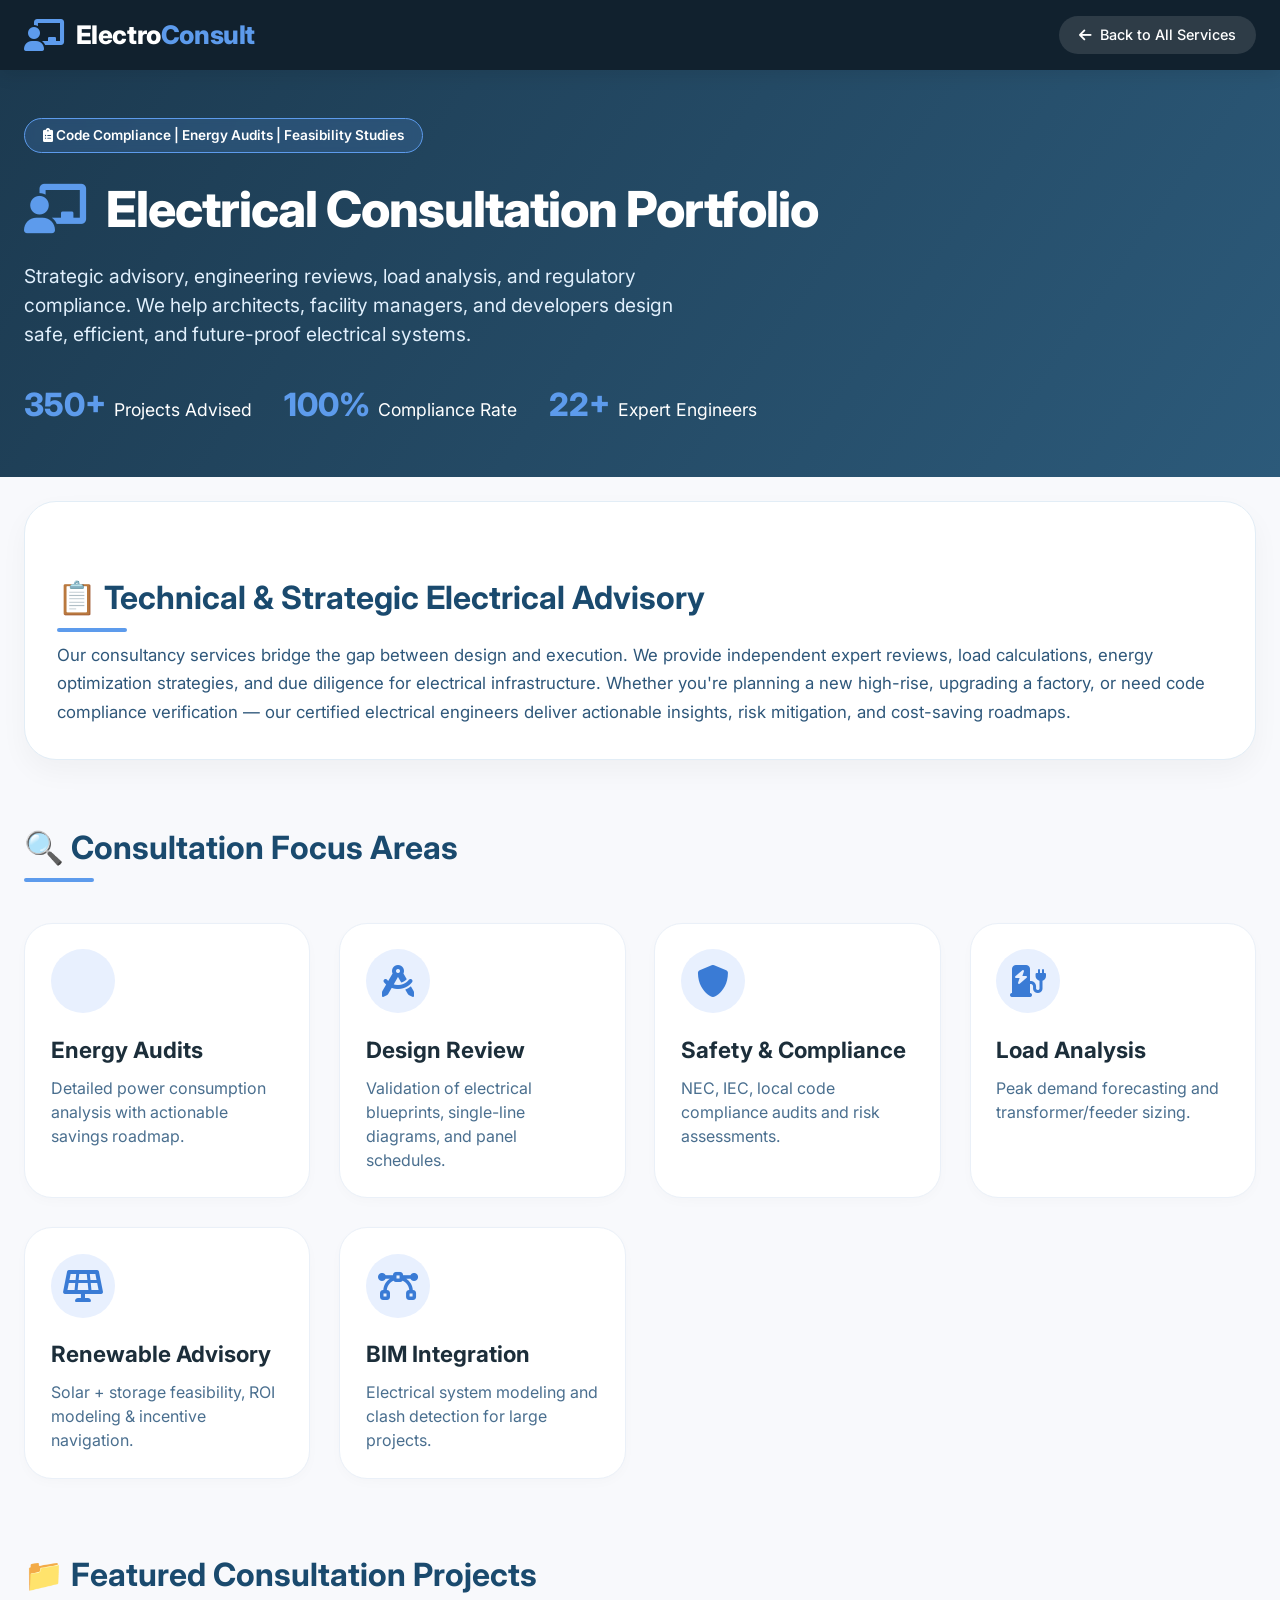
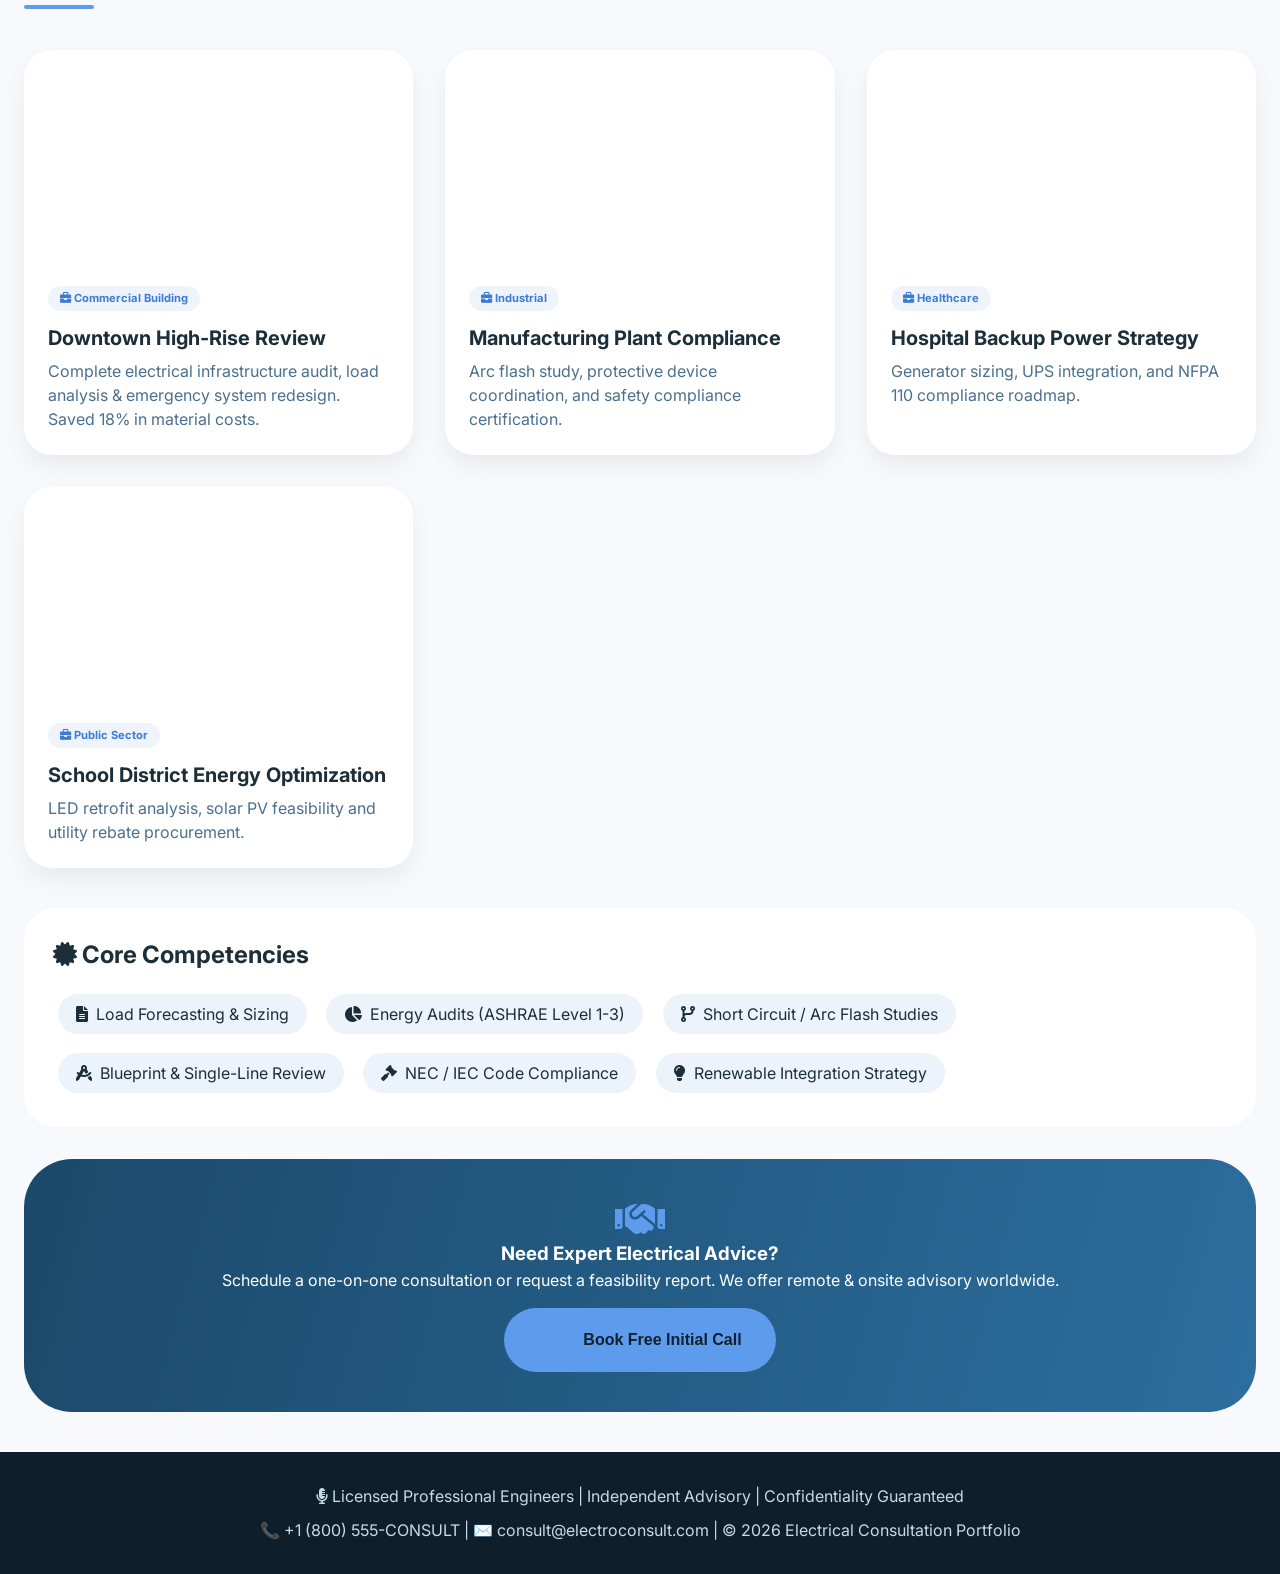
<file: electrical.html>
<!DOCTYPE html>
<html lang="en">

<head>
    <meta charset="UTF-8">
    <meta name="viewport" content="width=device-width, initial-scale=1.0, viewport-fit=cover">
    <title>Electrical Consultation | Expert Advisory Portfolio</title>
    <!-- Google Fonts + Font Awesome 6 -->
    <link href="https://fonts.googleapis.com/css2?family=Inter:opsz,wght@14..32,300;400;500;600;700;800&display=swap" rel="stylesheet">
    <link rel="stylesheet" href="https://cdnjs.cloudflare.com/ajax/libs/font-awesome/6.0.0-beta3/css/all.min.css">
    <style>
        * {
            margin: 0;
            padding: 0;
            box-sizing: border-box;
        }
        
        body {
            font-family: 'Inter', sans-serif;
            background: #F8F9FC;
            color: #1C2E3A;
            line-height: 1.5;
        }
        
        .container {
            max-width: 1280px;
            margin: 0 auto;
            padding: 0 24px;
        }
        /* header */
        
        .site-header {
            background: #11212E;
            padding: 1rem 0;
            position: sticky;
            top: 0;
            z-index: 100;
            box-shadow: 0 6px 16px rgba(0, 0, 0, 0.08);
        }
        
        .header-inner {
            display: flex;
            justify-content: space-between;
            align-items: center;
            flex-wrap: wrap;
            gap: 16px;
        }
        
        .logo {
            display: flex;
            align-items: center;
            gap: 12px;
            color: white;
            font-weight: 800;
            font-size: 1.6rem;
            letter-spacing: -0.4px;
        }
        
        .logo i {
            font-size: 2rem;
            color: #5D9BEC;
        }
        
        .back-link {
            background: rgba(255, 255, 255, 0.12);
            padding: 8px 20px;
            border-radius: 40px;
            color: white;
            text-decoration: none;
            font-weight: 500;
            transition: 0.2s;
            display: inline-flex;
            align-items: center;
            gap: 8px;
            font-size: 0.9rem;
        }
        
        .back-link:hover {
            background: #5D9BEC;
            color: #11212E;
        }
        /* hero section with consultation-themed background */
        
        .consult-hero {
            background: linear-gradient(125deg, #1C3A50 0%, #2C5A7A 100%);
            color: white;
            padding: 3rem 0 3rem;
            position: relative;
            overflow: hidden;
        }
        
        .consult-hero::before {
            content: "";
            position: absolute;
            top: 0;
            left: 0;
            width: 100%;
            height: 100%;
            background-image: url('https://img.freepik.com/premium-photo/photo-electrical-technician-working_763111-35958.jpg');
            /* blueprint/consultation style */
            background-size: cover;
            background-position: center 20%;
            opacity: 0.15;
            pointer-events: none;
        }
        
        .hero-content {
            position: relative;
            z-index: 2;
        }
        
        .hero-badge {
            background: #5D9BEC30;
            backdrop-filter: blur(4px);
            display: inline-block;
            padding: 6px 18px;
            border-radius: 40px;
            font-size: 0.85rem;
            font-weight: 600;
            border: 1px solid #5D9BEC;
            margin-bottom: 1.2rem;
        }
        
        .hero-content h1 {
            font-size: 3.1rem;
            font-weight: 800;
            letter-spacing: -1px;
            margin-bottom: 1rem;
        }
        
        .hero-content h1 i {
            color: #5D9BEC;
            margin-right: 12px;
        }
        
        .hero-desc {
            font-size: 1.2rem;
            color: #E0EFFC;
            max-width: 680px;
            margin-bottom: 2rem;
        }
        
        .stats-row {
            display: flex;
            flex-wrap: wrap;
            gap: 2rem;
            margin-top: 1rem;
        }
        
        .stat-item {
            display: flex;
            align-items: baseline;
            gap: 8px;
            font-size: 1.1rem;
        }
        
        .stat-number {
            font-size: 2rem;
            font-weight: 800;
            color: #5D9BEC;
        }
        /* section titles */
        
        .section-title {
            font-size: 2rem;
            font-weight: 700;
            margin: 2.5rem 0 1.2rem;
            position: relative;
            display: inline-block;
            color: #1A4A6E;
        }
        
        .section-title:after {
            content: '';
            position: absolute;
            bottom: -10px;
            left: 0;
            width: 70px;
            height: 4px;
            background: #5D9BEC;
            border-radius: 6px;
        }
        /* description card */
        
        .desc-card {
            background: white;
            border-radius: 32px;
            padding: 2rem;
            margin: 1.5rem 0;
            box-shadow: 0 12px 28px rgba(0, 0, 0, 0.04);
            border: 1px solid #E2EDF6;
        }
        
        .desc-text {
            font-size: 1.05rem;
            color: #2E577A;
            line-height: 1.7;
        }
        /* consultation service grid */
        
        .services-grid {
            display: grid;
            grid-template-columns: repeat(auto-fit, minmax(280px, 1fr));
            gap: 1.8rem;
            margin: 2rem 0;
        }
        
        .service-card {
            background: white;
            border-radius: 28px;
            padding: 1.6rem;
            transition: all 0.25s;
            border: 1px solid #EAF0F8;
            box-shadow: 0 4px 12px rgba(0, 0, 0, 0.02);
        }
        
        .service-card:hover {
            transform: translateY(-6px);
            border-color: #5D9BEC;
            box-shadow: 0 20px 30px rgba(0, 0, 0, 0.08);
        }
        
        .service-icon {
            background: #E8F0FE;
            width: 64px;
            height: 64px;
            display: flex;
            align-items: center;
            justify-content: center;
            border-radius: 32px;
            margin-bottom: 1.2rem;
        }
        
        .service-icon i {
            font-size: 2rem;
            color: #3A7BD5;
        }
        
        .service-card h3 {
            font-size: 1.4rem;
            margin-bottom: 0.6rem;
        }
        /* project gallery (consultation case studies) */
        
        .projects-gallery {
            display: grid;
            grid-template-columns: repeat(auto-fit, minmax(310px, 1fr));
            gap: 2rem;
            margin: 2rem 0 2.5rem;
        }
        
        .project-card {
            background: white;
            border-radius: 28px;
            overflow: hidden;
            transition: 0.2s;
            box-shadow: 0 12px 24px rgba(0, 0, 0, 0.06);
        }
        
        .project-img {
            height: 210px;
            background-size: cover;
            background-position: center;
        }
        
        .project-info {
            padding: 1.5rem;
        }
        
        .project-tag {
            background: #EFF4FC;
            padding: 4px 12px;
            border-radius: 40px;
            font-size: 0.7rem;
            font-weight: 700;
            color: #3A7BD5;
            display: inline-block;
            margin-bottom: 12px;
        }
        
        .project-info h4 {
            font-size: 1.25rem;
            margin-bottom: 0.4rem;
        }
        /* expertise badges */
        
        .expertise-showcase {
            background: #ffffff;
            border-radius: 32px;
            padding: 1.8rem;
            margin: 1.5rem 0;
        }
        
        .expert-badge {
            background: #EDF3FA;
            padding: 8px 18px;
            border-radius: 60px;
            display: inline-flex;
            align-items: center;
            gap: 8px;
            margin: 0.3rem;
        }
        /* cta banner */
        
        .cta-banner {
            background: linear-gradient(105deg, #1B496B, #2C6E9E);
            border-radius: 48px;
            padding: 2.5rem;
            margin: 2rem 0 2.5rem;
            text-align: center;
            color: white;
        }
        
        .cta-banner i {
            font-size: 2.5rem;
            color: #5D9BEC;
        }
        
        .cta-button {
            background: #5D9BEC;
            border: none;
            padding: 12px 34px;
            border-radius: 50px;
            font-weight: 700;
            font-size: 1rem;
            color: #11212E;
            cursor: pointer;
            transition: 0.2s;
            display: inline-flex;
            align-items: center;
            gap: 10px;
            margin-top: 1rem;
        }
        
        .cta-button:hover {
            background: white;
            transform: scale(1.02);
        }
        
        footer {
            background: #0E1E2A;
            color: #C4DCE8;
            text-align: center;
            padding: 2rem;
            margin-top: 2rem;
        }
        
        @media (max-width: 700px) {
            .hero-content h1 {
                font-size: 2rem;
            }
            .section-title {
                font-size: 1.6rem;
            }
        }
    </style>
</head>

<body>

    <header class="site-header">
        <div class="container header-inner">
            <div class="logo">
                <i class="fas fa-chalkboard-user"></i>
                <span>Electro<span style="color:#5D9BEC;">Consult</span></span>
            </div>
            <a href="#" class="back-link" id="backToServicesLink"><i class="fas fa-arrow-left"></i> Back to All Services</a>
        </div>
    </header>

    <main>
        <!-- Hero Section with consultation / meeting imagery -->
        <section class="consult-hero">
            <div class="container hero-content">
                <div class="hero-badge"><i class="fas fa-clipboard-list"></i> Code Compliance | Energy Audits | Feasibility Studies</div>
                <h1><i class="fas fa-chalkboard-user"></i> Electrical Consultation Portfolio</h1>
                <p class="hero-desc">Strategic advisory, engineering reviews, load analysis, and regulatory compliance. We help architects, facility managers, and developers design safe, efficient, and future-proof electrical systems.</p>
                <div class="stats-row">
                    <div class="stat-item"><span class="stat-number">350+</span> <span>Projects Advised</span></div>
                    <div class="stat-item"><span class="stat-number">100%</span> <span>Compliance Rate</span></div>
                    <div class="stat-item"><span class="stat-number">22+</span> <span>Expert Engineers</span></div>
                </div>
            </div>
        </section>

        <div class="container">
            <!-- Description -->
            <div class="desc-card">
                <h2 class="section-title">📋 Technical & Strategic Electrical Advisory</h2>
                <div class="desc-text">
                    Our consultancy services bridge the gap between design and execution. We provide independent expert reviews, load calculations, energy optimization strategies, and due diligence for electrical infrastructure. Whether you're planning a new high-rise, upgrading
                    a factory, or need code compliance verification — our certified electrical engineers deliver actionable insights, risk mitigation, and cost-saving roadmaps.
                </div>
            </div>

            <!-- Consultation Service Areas -->
            <h2 class="section-title">🔍 Consultation Focus Areas</h2>
            <div class="services-grid" id="servicesGrid"></div>

            <!-- Case Studies / Projects (consultation imagery) -->
            <h2 class="section-title">📁 Featured Consultation Projects</h2>
            <div class="projects-gallery" id="projectsGallery"></div>

            <!-- Expertise / Qualifications -->
            <div class="expertise-showcase">
                <h3 style="font-size: 1.5rem; margin-bottom: 1rem;"><i class="fas fa-certificate"></i> Core Competencies</h3>
                <div style="display: flex; flex-wrap: wrap; gap: 10px;">
                    <span class="expert-badge"><i class="fas fa-file-alt"></i> Load Forecasting & Sizing</span>
                    <span class="expert-badge"><i class="fas fa-chart-pie"></i> Energy Audits (ASHRAE Level 1-3)</span>
                    <span class="expert-badge"><i class="fas fa-code-branch"></i> Short Circuit / Arc Flash Studies</span>
                    <span class="expert-badge"><i class="fas fa-drafting-compass"></i> Blueprint & Single-Line Review</span>
                    <span class="expert-badge"><i class="fas fa-gavel"></i> NEC / IEC Code Compliance</span>
                    <span class="expert-badge"><i class="fas fa-lightbulb"></i> Renewable Integration Strategy</span>
                </div>
            </div>

            <!-- Call to Action -->
            <div class="cta-banner">
                <i class="fas fa-handshake"></i>
                <h3>Need Expert Electrical Advice?</h3>
                <p>Schedule a one-on-one consultation or request a feasibility report. We offer remote & onsite advisory worldwide.</p>
                <button class="cta-button" id="consultCtaBtn"><i class="fas fa-calendar-alt"></i> Book Free Initial Call</button>
            </div>
        </div>
    </main>

    <footer>
        <p><i class="fas fa-microphone-alt"></i> Licensed Professional Engineers | Independent Advisory | Confidentiality Guaranteed</p>
        <p style="margin-top: 10px;">📞 +1 (800) 555-CONSULT | ✉️ consult@electroconsult.com | © 2026 Electrical Consultation Portfolio</p>
    </footer>

    <script>
        // Consultation service data
        const consultServices = [{
            icon: "fas fa-chart-simple",
            title: "Energy Audits",
            desc: "Detailed power consumption analysis with actionable savings roadmap."
        }, {
            icon: "fas fa-drafting-compass",
            title: "Design Review",
            desc: "Validation of electrical blueprints, single-line diagrams, and panel schedules."
        }, {
            icon: "fas fa-shield-alt",
            title: "Safety & Compliance",
            desc: "NEC, IEC, local code compliance audits and risk assessments."
        }, {
            icon: "fas fa-charging-station",
            title: "Load Analysis",
            desc: "Peak demand forecasting and transformer/feeder sizing."
        }, {
            icon: "fas fa-solar-panel",
            title: "Renewable Advisory",
            desc: "Solar + storage feasibility, ROI modeling & incentive navigation."
        }, {
            icon: "fas fa-bezier-curve",
            title: "BIM Integration",
            desc: "Electrical system modeling and clash detection for large projects."
        }];

        // Consultation projects (case studies with relevant imagery)
        const consultProjects = [{
            name: "Downtown High-Rise Review",
            category: "Commercial Building",
            img: "https://th.bing.com/th/id/OIP.IVSgcZu6croEvYkLIc3RnwHaEK?w=282&h=180&c=7&r=0&o=7&dpr=1.3&pid=1.7&rm=3",
            desc: "Complete electrical infrastructure audit, load analysis & emergency system redesign. Saved 18% in material costs."
        }, {
            name: "Manufacturing Plant Compliance",
            category: "Industrial",
            img: "https://th.bing.com/th/id/OIP.9mA6WvYekNS-lE1qTsk_MQHaE8?w=302&h=201&c=7&r=0&o=7&dpr=1.3&pid=1.7&rm=3",
            desc: "Arc flash study, protective device coordination, and safety compliance certification."
        }, {
            name: "Hospital Backup Power Strategy",
            category: "Healthcare",
            img: "https://www.comeet.com/resources/wp-content/uploads/2019/11/Electrician.jpg",
            desc: "Generator sizing, UPS integration, and NFPA 110 compliance roadmap."
        }, {
            name: "School District Energy Optimization",
            category: "Public Sector",
            img: "https://tse4.mm.bing.net/th/id/OIP.bK11Y8magw2Y37CCtZuorQHaE7?rs=1&pid=ImgDetMain&o=7&rm=3",
            desc: "LED retrofit analysis, solar PV feasibility and utility rebate procurement."
        }];

        // Render service grid
        function renderConsultServices() {
            const container = document.getElementById('servicesGrid');
            if (!container) return;
            container.innerHTML = '';
            consultServices.forEach(s => {
                const card = document.createElement('div');
                card.className = 'service-card';
                card.innerHTML = `
        <div class="service-icon"><i class="${s.icon}"></i></div>
        <h3>${s.title}</h3>
        <p style="color: #4A6F8F;">${s.desc}</p>
      `;
                container.appendChild(card);
            });
        }

        // Render project gallery
        function renderConsultProjects() {
            const galleryContainer = document.getElementById('projectsGallery');
            if (!galleryContainer) return;
            galleryContainer.innerHTML = '';
            consultProjects.forEach(proj => {
                const projectDiv = document.createElement('div');
                projectDiv.className = 'project-card';
                projectDiv.innerHTML = `
        <div class="project-img" style="background-image: url('${proj.img}'); background-size: cover; background-position: center;"></div>
        <div class="project-info">
          <span class="project-tag"><i class="fas fa-briefcase"></i> ${proj.category}</span>
          <h4>${proj.name}</h4>
          <p style="color: #4A6F8F;">${proj.desc}</p>
        </div>
      `;
                galleryContainer.appendChild(projectDiv);
            });
        }

        // Initialize page
        renderConsultServices();
        renderConsultProjects();

        // CTA button interaction
        const ctaBtn = document.getElementById('consultCtaBtn');
        if (ctaBtn) {
            ctaBtn.addEventListener('click', () => {
                alert("📋 Electrical Consultation request:\n📞 +91 90285 88822\n✉️ consult@idealelectrical.com\nWe'll contact you within 24 hours for a free introductory call.");
            });
        }

        // Back to services link (informational)
        const backLink = document.getElementById('backToServicesLink');
        if (backLink) {
            backLink.addEventListener('click', (e) => {
                e.preventDefault();
                alert("↩️ Return to main services overview. (Electrical Consultation standalone portfolio)");
            });
        }

        console.log("Electrical Consultation Portfolio — Expert advisory ready.");
    </script>
</body>

</html>
</file>
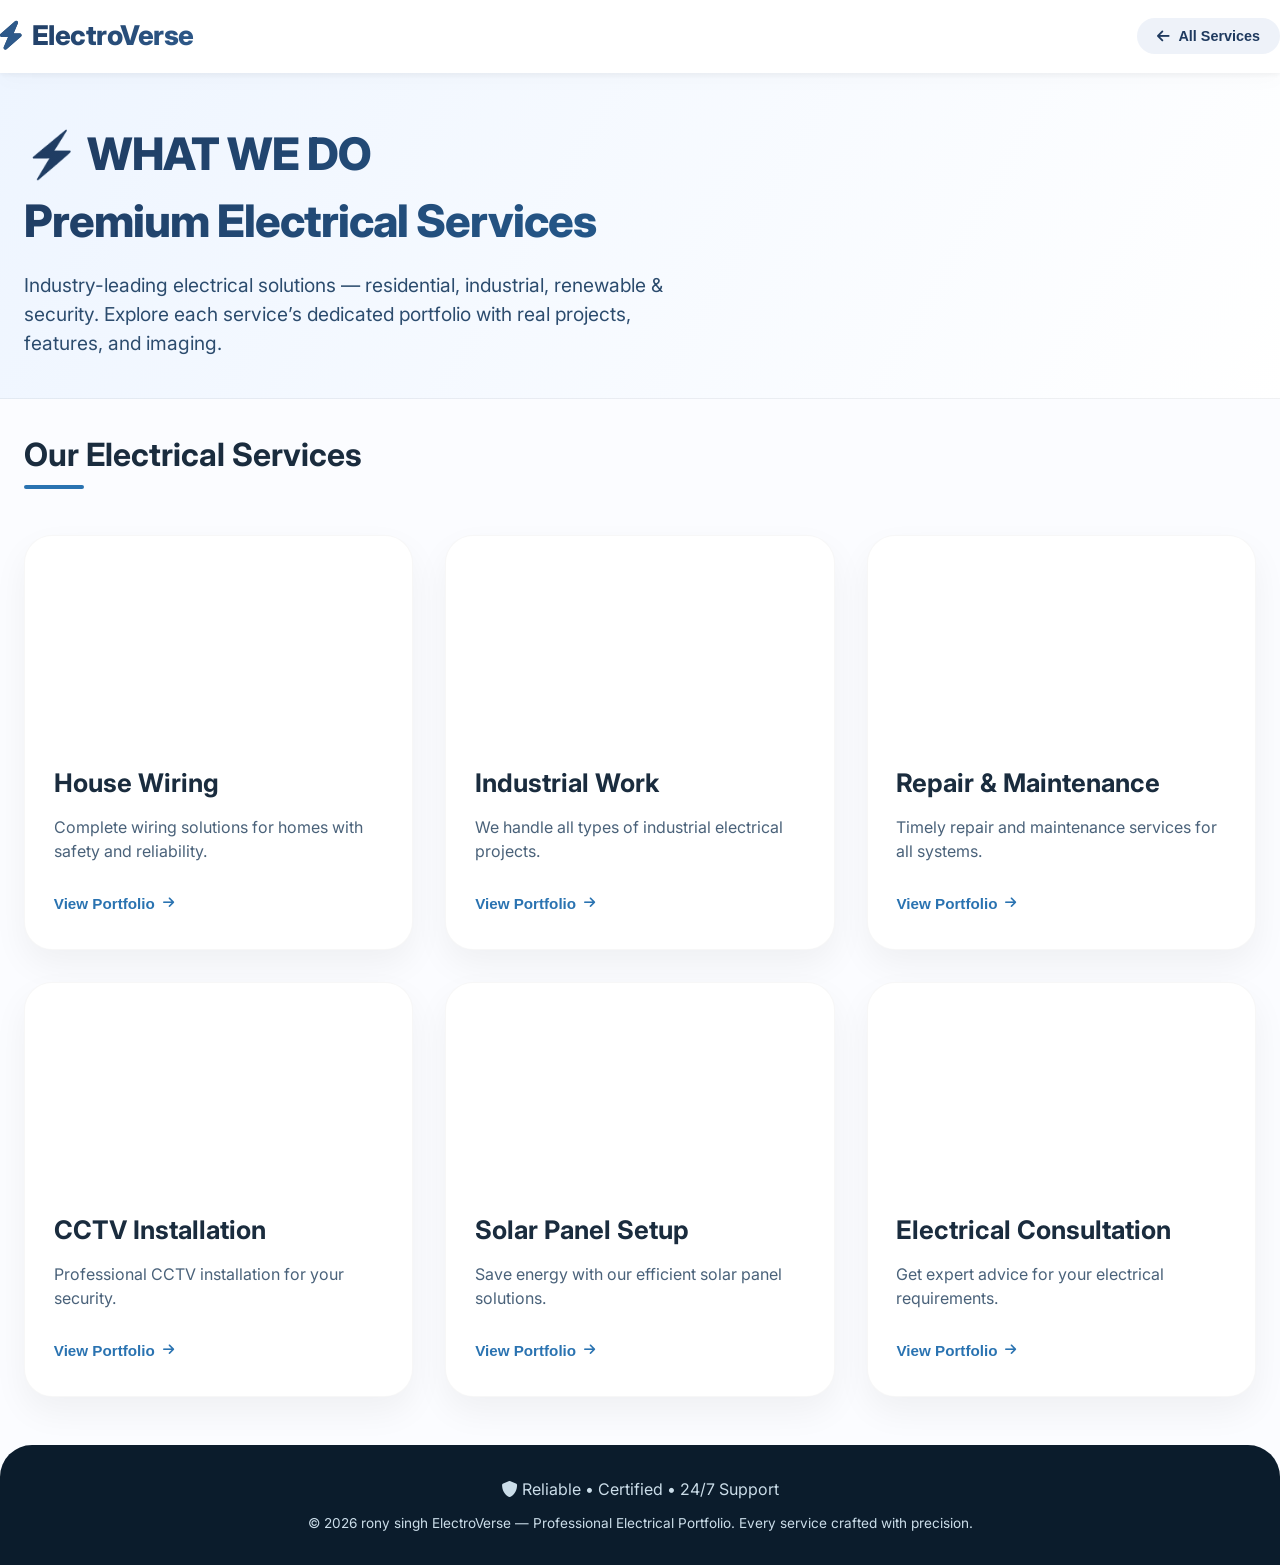
<file: house-wiring.html>
<!DOCTYPE html>
<html lang="en">

<head>
    <meta charset="UTF-8">
    <meta name="viewport" content="width=device-width, initial-scale=1.0, viewport-fit=cover">
    <title>ElectroVerse | Premium Electrical Services Portfolio</title>
    <!-- Google Fonts & Font Awesome -->
    <link href="https://fonts.googleapis.com/css2?family=Inter:opsz,wght@14..32,300;14..32,400;14..32,600;14..32,700;14..32,800&display=swap" rel="stylesheet">
    <link rel="stylesheet" href="https://cdnjs.cloudflare.com/ajax/libs/font-awesome/6.0.0-beta3/css/all.min.css">
    <style>
        * {
            margin: 0;
            padding: 0;
            box-sizing: border-box;
        }
        
        body {
            font-family: 'Inter', sans-serif;
            background: #fbfcff;
            color: #1a2c3e;
            line-height: 1.5;
            scroll-behavior: smooth;
        }
        /* container utility */
        
        .container {
            max-width: 1280px;
            margin: 0 auto;
            padding: 0 24px;
        }
        /* header */
        
        .site-header {
            background: #ffffff;
            box-shadow: 0 8px 20px rgba(0, 0, 0, 0.02), 0 2px 6px rgba(0, 0, 0, 0.05);
            position: sticky;
            top: 0;
            z-index: 100;
            backdrop-filter: blur(2px);
            background: rgba(255, 255, 255, 0.96);
        }
        
        .header-inner {
            display: flex;
            align-items: center;
            justify-content: space-between;
            flex-wrap: wrap;
            padding: 1rem 0;
            gap: 16px;
        }
        
        .logo {
            display: flex;
            align-items: center;
            gap: 10px;
            font-weight: 800;
            font-size: 1.7rem;
            letter-spacing: -0.5px;
            background: linear-gradient(135deg, #1F3A5F, #2E5A8B);
            -webkit-background-clip: text;
            background-clip: text;
            color: transparent;
        }
        
        .logo i {
            background: none;
            -webkit-background-clip: unset;
            background-clip: unset;
            color: #2E5A8B;
            font-size: 1.8rem;
        }
        
        .home-btn {
            background: #eef2f9;
            border: none;
            padding: 10px 20px;
            border-radius: 40px;
            font-weight: 600;
            font-size: 0.9rem;
            color: #1f3a5f;
            cursor: pointer;
            transition: all 0.2s ease;
            display: flex;
            align-items: center;
            gap: 8px;
        }
        
        .home-btn:hover {
            background: #1f3a5f;
            color: white;
            transform: translateY(-2px);
        }
        /* Hero section */
        
        .hero {
            background: linear-gradient(120deg, #eef5ff 0%, #ffffff 100%);
            padding: 3rem 0 2.5rem;
            border-bottom: 1px solid rgba(0, 0, 0, 0.05);
        }
        
        .hero h1 {
            font-size: 2.8rem;
            font-weight: 800;
            letter-spacing: -1px;
            background: linear-gradient(135deg, #1F3A5F, #2A73B1);
            -webkit-background-clip: text;
            background-clip: text;
            color: transparent;
            margin-bottom: 1rem;
        }
        
        .hero p {
            font-size: 1.2rem;
            color: #2c4c6e;
            max-width: 680px;
        }
        
        .section-title {
            font-size: 2rem;
            font-weight: 700;
            margin: 2rem 0 1.5rem 0;
            position: relative;
            display: inline-block;
        }
        
        .section-title:after {
            content: '';
            position: absolute;
            bottom: -10px;
            left: 0;
            width: 60px;
            height: 4px;
            background: #2A73B1;
            border-radius: 4px;
        }
        /* service grid */
        
        .services-grid {
            display: grid;
            grid-template-columns: repeat(auto-fill, minmax(330px, 1fr));
            gap: 2rem;
            margin: 2rem 0 3rem;
        }
        
        .service-card {
            background: white;
            border-radius: 28px;
            overflow: hidden;
            box-shadow: 0 15px 35px rgba(0, 0, 0, 0.05);
            transition: all 0.3s cubic-bezier(0.2, 0, 0, 1);
            border: 1px solid rgba(0, 0, 0, 0.03);
        }
        
        .service-card:hover {
            transform: translateY(-8px);
            box-shadow: 0 25px 45px rgba(0, 0, 0, 0.1);
        }
        
        .card-img {
            height: 200px;
            background-size: cover;
            background-position: center;
            position: relative;
        }
        
        .card-content {
            padding: 1.8rem;
        }
        
        .card-content h3 {
            font-size: 1.6rem;
            font-weight: 700;
            margin-bottom: 0.75rem;
        }
        
        .card-content p {
            color: #4a627a;
            margin-bottom: 1.5rem;
        }
        
        .portfolio-link {
            background: none;
            border: none;
            font-weight: 700;
            color: #2A73B1;
            font-size: 0.95rem;
            cursor: pointer;
            display: inline-flex;
            align-items: center;
            gap: 8px;
            transition: gap 0.2s;
            padding: 8px 0;
        }
        
        .portfolio-link i {
            font-size: 0.8rem;
            transition: transform 0.2s;
        }
        
        .portfolio-link:hover {
            gap: 12px;
            color: #17466b;
        }
        
        .portfolio-link:hover i {
            transform: translateX(3px);
        }
        /* portfolio detail view */
        
        .portfolio-detail {
            background: #ffffff;
            border-radius: 32px;
            margin: 2rem 0 3rem;
            animation: fadeUp 0.4s ease-out;
        }
        
        @keyframes fadeUp {
            from {
                opacity: 0;
                transform: translateY(20px);
            }
            to {
                opacity: 1;
                transform: translateY(0);
            }
        }
        
        .detail-banner {
            width: 100%;
            height: 320px;
            background-size: cover;
            background-position: center;
            border-radius: 32px;
            margin-bottom: 2rem;
            box-shadow: 0 12px 25px rgba(0, 0, 0, 0.1);
        }
        
        .detail-title {
            font-size: 2.5rem;
            font-weight: 800;
            margin-bottom: 1rem;
            color: #1F3A5F;
        }
        
        .detail-desc {
            font-size: 1.1rem;
            color: #2c5368;
            margin-bottom: 2rem;
            line-height: 1.6;
        }
        
        .features-grid {
            display: grid;
            grid-template-columns: repeat(auto-fit, minmax(220px, 1fr));
            gap: 1.5rem;
            margin: 2rem 0;
        }
        
        .feature-item {
            background: #f0f6fe;
            padding: 1rem 1.5rem;
            border-radius: 40px;
            display: flex;
            align-items: center;
            gap: 12px;
            font-weight: 500;
        }
        
        .feature-item i {
            font-size: 1.4rem;
            color: #2A73B1;
        }
        
        .projects-list {
            background: #f9fafc;
            padding: 1.8rem;
            border-radius: 28px;
            margin: 2rem 0;
        }
        
        .projects-list h4 {
            font-size: 1.4rem;
            margin-bottom: 1rem;
        }
        
        .projects-list ul {
            list-style: none;
        }
        
        .projects-list li {
            margin-bottom: 0.8rem;
            display: flex;
            align-items: center;
            gap: 10px;
        }
        
        .projects-list li i {
            color: #2A73B1;
            width: 24px;
        }
        
        .gallery {
            display: grid;
            grid-template-columns: repeat(auto-fit, minmax(240px, 1fr));
            gap: 1.5rem;
            margin: 2rem 0;
        }
        
        .gallery img {
            width: 100%;
            height: 200px;
            object-fit: cover;
            border-radius: 24px;
            transition: transform 0.25s, box-shadow 0.2s;
            box-shadow: 0 8px 18px rgba(0, 0, 0, 0.05);
            cursor: pointer;
        }
        
        .gallery img:hover {
            transform: scale(1.02);
            box-shadow: 0 14px 28px rgba(0, 0, 0, 0.12);
        }
        
        .cta-contact {
            background: linear-gradient(110deg, #EFF6FF, #ffffff);
            padding: 1.8rem;
            border-radius: 40px;
            text-align: center;
            margin: 2rem 0;
        }
        
        .cta-contact i {
            font-size: 2rem;
            color: #1F3A5F;
        }
        
        .back-btn {
            background: #eef2f9;
            border: none;
            padding: 12px 26px;
            border-radius: 40px;
            font-weight: 600;
            font-size: 0.9rem;
            margin: 1rem 0 2rem;
            cursor: pointer;
            display: inline-flex;
            align-items: center;
            gap: 10px;
            transition: all 0.2s;
        }
        
        .back-btn:hover {
            background: #1f3a5f;
            color: white;
        }
        
        footer {
            background: #0b1c2c;
            color: #cbdde9;
            text-align: center;
            padding: 2rem;
            margin-top: 3rem;
            border-radius: 32px 32px 0 0;
        }
        /* hidden utility */
        
        .hidden {
            display: none;
        }
        
        @media (max-width: 700px) {
            .hero h1 {
                font-size: 2rem;
            }
            .detail-title {
                font-size: 1.8rem;
            }
            .detail-banner {
                height: 220px;
            }
            .services-grid {
                gap: 1.2rem;
            }
        }
    </style>
</head>

<body>

    <header class="site-header">
        <div class="container header-inner">
            <div class="logo">
                <i class="fas fa-bolt"></i>
                <span>ElectroVerse</span>
            </div>
            <button id="globalHomeBtn" class="home-btn"><i class="fas fa-arrow-left"></i> All Services</button>
        </div>
    </header>

    <main>
        <div class="hero">
            <div class="container">
                <h1>⚡ WHAT WE DO<br>Premium Electrical Services</h1>
                <p>Industry-leading electrical solutions — residential, industrial, renewable & security. Explore each service’s dedicated portfolio with real projects, features, and imaging.</p>
            </div>
        </div>

        <div class="container">
            <!-- Services Grid Section -->
            <div id="servicesGridSection">
                <div class="section-title">Our Electrical Services</div>
                <div class="services-grid" id="servicesGrid"></div>
            </div>

            <!-- Portfolio Detail Section (dynamic) -->
            <div id="portfolioDetailSection" class="hidden"></div>
        </div>
    </main>

    <footer>
        <p><i class="fas fa-shield-alt"></i> Reliable • Certified • 24/7 Support</p>
        <p style="margin-top: 12px; font-size: 0.85rem;">© 2026 rony singh ElectroVerse — Professional Electrical Portfolio. Every service crafted with precision.</p>
    </footer>

    <script>
        // ---------- SERVICE DATA (each with dedicated portfolio images, features, projects) ----------
        const servicesData = [{
            id: "house-wiring",
            title: "House Wiring",
            shortDesc: "Complete wiring solutions for homes with safety and reliability.",
            longDesc: "We deliver future-ready residential electrical systems: from breaker panels to smart lighting. Our certified electricians ensure code compliance, surge protection, and energy-efficient layouts. Perfect for new builds, renovations, or upgrade projects.",
            coverImg: "https://picsum.photos/id/106/1200/500", // modern house electric
            features: ["Certified Master Electricians", "Fire-resistant & high-grade wires", "Earthing & Surge Protection", "Smart home pre-wiring"],
            projects: ["Maple Residency – 32 unit smart wiring", "Hillcrest Bungalow complete rewiring", "EcoVillage home automation setup"],
            galleryImages: [
                "https://picsum.photos/id/20/600/400",
                "https://picsum.photos/id/26/600/400",
                "https://picsum.photos/id/124/600/400"
            ]
        }, {
            id: "industrial-work",
            title: "Industrial Work",
            shortDesc: "We handle all types of industrial electrical projects.",
            longDesc: "High-voltage installations, motor control centers, industrial automation, and plant maintenance. Our crew delivers robust solutions for factories, warehouses, and manufacturing units with minimal downtime.",
            coverImg: "https://picsum.photos/id/29/1200/500",
            features: ["3-phase panel design", "VFD & motor installation", "Load balancing & power audits", "Explosion-proof wiring"],
            projects: ["Steel Plant – MCC upgrade", "Textile factory full electrification", "Food processing unit automation"],
            galleryImages: [
                "https://picsum.photos/id/30/600/400",
                "https://picsum.photos/id/32/600/400",
                "https://picsum.photos/id/101/600/400"
            ]
        }, {
            id: "repair-maintenance",
            title: "Repair & Maintenance",
            shortDesc: "Timely repair and maintenance services for all systems.",
            longDesc: "Preventive & corrective maintenance for residential & commercial electrical systems. From faulty wiring to panel upgrades, we respond rapidly with diagnostic tools and long-term reliability.",
            coverImg: "https://picsum.photos/id/34/1200/500",
            features: ["24/7 emergency response", "Thermal imaging inspections", "Panel & breaker replacement", "Routine maintenance contracts"],
            projects: ["Metro Mall electrical restoration", "School campus annual maintenance", "Housing society power audit"],
            galleryImages: [
                "https://picsum.photos/id/121/600/400",
                "https://picsum.photos/id/58/600/400",
                "https://picsum.photos/id/77/600/400"
            ]
        }, {
            id: "cctv-installation",
            title: "CCTV Installation",
            shortDesc: "Professional CCTV installation for your security.",
            longDesc: "HD IP cameras, NVR/DVR systems, remote monitoring, and AI-based motion detection. Secure your property with customized surveillance for home, office, or industrial sites.",
            coverImg: "https://picsum.photos/id/0/1200/500",
            features: ["4K / Full HD Cameras", "Night vision & motion alerts", "Cloud & local storage", "Mobile & web access"],
            projects: ["City Bank surveillance system", "Warehouse 24/7 security setup", "Gated community camera network"],
            galleryImages: [
                "https://picsum.photos/id/42/600/400",
                "https://picsum.photos/id/66/600/400",
                "https://picsum.photos/id/15/600/400"
            ]
        }, {
            id: "solar-panel-setup",
            title: "Solar Panel Setup",
            shortDesc: "Save energy with our efficient solar panel solutions.",
            longDesc: "Grid-tied & off-grid solar systems. We design, install, and maintain high-yield photovoltaic arrays with net metering integration to reduce your carbon footprint and energy bills.",
            coverImg: "https://picsum.photos/id/116/1200/500",
            features: ["Monocrystalline panels", "Hybrid inverters", "Battery backup solutions", "Government subsidy assistance"],
            projects: ["GreenTech factory 150kW solar plant", "Residential rooftop 8kW system", "Agricultural solar water pump setup"],
            galleryImages: [
                "https://picsum.photos/id/68/600/400",
                "https://picsum.photos/id/89/600/400",
                "https://picsum.photos/id/170/600/400"
            ]
        }, {
            id: "electrical-consultation",
            title: "Electrical Consultation",
            shortDesc: "Get expert advice for your electrical requirements.",
            longDesc: "Strategic consultation for residential projects, commercial complexes, and industrial expansions. We provide load calculations, energy efficiency audits, and blueprint reviews.",
            coverImg: "https://picsum.photos/id/91/1200/500",
            features: ["Energy optimization plans", "Safety & code compliance", "Load analysis & projections", "Project management support"],
            projects: ["Smart City infrastructure consulting", "Hospital backup system design", "High-rise electrical blueprint review"],
            galleryImages: [
                "https://picsum.photos/id/152/600/400",
                "https://picsum.photos/id/169/600/400",
                "https://picsum.photos/id/155/600/400"
            ]
        }];

        // DOM elements
        const servicesGridEl = document.getElementById('servicesGrid');
        const servicesGridSection = document.getElementById('servicesGridSection');
        const portfolioDetailSection = document.getElementById('portfolioDetailSection');
        const globalHomeBtn = document.getElementById('globalHomeBtn');

        // Helper: render service cards on main grid
        function renderServicesGrid() {
            if (!servicesGridEl) return;
            servicesGridEl.innerHTML = '';
            servicesData.forEach(service => {
                const card = document.createElement('div');
                card.className = 'service-card';
                // background image for card: use first gallery or cover img as thumbnail
                const thumbImg = service.galleryImages[0] || service.coverImg;
                card.innerHTML = `
        <div class="card-img" style="background-image: url('${thumbImg}'); background-size: cover;"></div>
        <div class="card-content">
          <h3>${service.title}</h3>
          <p>${service.shortDesc}</p>
          <button class="portfolio-link" data-id="${service.id}">
            View Portfolio <i class="fas fa-arrow-right"></i>
          </button>
        </div>`;
                servicesGridEl.appendChild(card);
            });
            // attach event listeners to each newly created button
            document.querySelectorAll('.portfolio-link').forEach(btn => {
                btn.addEventListener('click', (e) => {
                    const serviceId = btn.getAttribute('data-id');
                    if (serviceId) {
                        showPortfolioDetail(serviceId);
                        // push state to URL
                        window.history.pushState({
                            view: 'portfolio',
                            id: serviceId
                        }, '', `#portfolio/${serviceId}`);
                    }
                });
            });
        }

        // Build portfolio HTML from service data
        function generatePortfolioHTML(service) {
            const galleryHtml = service.galleryImages.map(imgUrl => `<img src="${imgUrl}" alt="${service.title} gallery" loading="lazy">`).join('');
            const featuresHtml = service.features.map(feat => `<div class="feature-item"><i class="fas fa-check-circle"></i> ${feat}</div>`).join('');
            const projectsHtml = service.projects.map(proj => `<li><i class="fas fa-bolt"></i> ${proj}</li>`).join('');

            return `
                        <div class="portfolio-detail">
                            <button class="back-btn" id="backToServicesBtn"><i class="fas fa-chevron-left"></i> Back to all services</button>
                            <div class="detail-banner" style="background-image: url('${service.coverImg}');"></div>
                            <h1 class="detail-title">${service.title}</h1>
                            <div class="detail-desc">${service.longDesc}</div>

                            <div class="features-grid">
                                ${featuresHtml}
                            </div>

                            <div class="projects-list">
                                <h4><i class="fas fa-folder-open"></i> Featured projects</h4>
                                <ul>${projectsHtml}</ul>
                            </div>

                            <h3 style="margin-top: 1rem;"><i class="fas fa-images"></i> Project gallery</h3>
                            <div class="gallery">
                                ${galleryHtml}
                            </div>

                            <div class="cta-contact">
                                <i class="fas fa-headset"></i> <strong style="font-size:1.2rem;">Need this service?</strong><br>📞Call our experts: +1(800) 342 - ELECTRO&nbsp;|&nbsp;✉️hello@electroverse.com
                            </div>
                            <button class="back-btn" id="backToServicesBtn2"><i class="fas fa-chevron-left"></i> Return to Service Portfolio list</button>
                        </div>
                        `;
        }

        // Show portfolio detail view based on service id
        function showPortfolioDetail(serviceId) {
            const service = servicesData.find(s => s.id === serviceId);
            if (!service) {
                // fallback: show grid
                showServicesGrid();
                return;
            }
            const detailHtml = generatePortfolioHTML(service);
            portfolioDetailSection.innerHTML = detailHtml;
            // hide grid section, show detail section
            servicesGridSection.classList.add('hidden');
            portfolioDetailSection.classList.remove('hidden');

            // attach back buttons events after DOM update
            const backBtn1 = document.getElementById('backToServicesBtn');
            const backBtn2 = document.getElementById('backToServicesBtn2');
            const handleBack = () => {
                showServicesGrid();
                window.history.pushState({
                    view: 'grid'
                }, '', window.location.pathname);
            };
            if (backBtn1) backBtn1.addEventListener('click', handleBack);
            if (backBtn2) backBtn2.addEventListener('click', handleBack);

            // optional gallery lightbox effect (simple: click to view bigger, not necessary but nice)
            const galleryImgs = portfolioDetailSection.querySelectorAll('.gallery img');
            galleryImgs.forEach(img => {
                img.style.cursor = 'pointer';
                img.addEventListener('click', () => {
                    window.open(img.src, '_blank');
                });
            });
        }

        // Show main services grid, hide portfolio
        function showServicesGrid() {
            servicesGridSection.classList.remove('hidden');
            portfolioDetailSection.classList.add('hidden');
            // clear hash without triggering popstate loop?
            if (window.location.hash) {
                window.history.pushState({
                    view: 'grid'
                }, '', window.location.pathname);
            }
        }

        // Handle initial load based on URL hash
        function handleInitialHash() {
            const hash = window.location.hash.slice(1); // remove '#'
            if (hash.startsWith('portfolio/')) {
                const id = hash.split('/')[1];
                const exists = servicesData.some(s => s.id === id);
                if (exists) {
                    showPortfolioDetail(id);
                    return;
                }
            }
            // default: show grid
            showServicesGrid();
        }

        // Listen to popstate (back/forward)
        window.addEventListener('popstate', (event) => {
            if (event.state && event.state.view === 'portfolio' && event.state.id) {
                showPortfolioDetail(event.state.id);
            } else {
                showServicesGrid();
            }
            // fallback for hash changes not captured by state
            if (!event.state) {
                const hash = window.location.hash.slice(1);
                if (hash.startsWith('portfolio/')) {
                    const idFromHash = hash.split('/')[1];
                    if (servicesData.some(s => s.id === idFromHash)) {
                        showPortfolioDetail(idFromHash);
                    } else {
                        showServicesGrid();
                    }
                } else {
                    showServicesGrid();
                }
            }
        });

        // Global home button event
        globalHomeBtn.addEventListener('click', () => {
            showServicesGrid();
            window.history.pushState({
                view: 'grid'
            }, '', window.location.pathname);
        });

        // initial rendering
        renderServicesGrid();
        handleInitialHash();

        // extra safety: if back button from portfolio and hash manually typed, handle sync
        window.addEventListener('hashchange', () => {
            const hash = window.location.hash.slice(1);
            if (hash.startsWith('portfolio/')) {
                const id = hash.split('/')[1];
                const service = servicesData.find(s => s.id === id);
                if (service && servicesGridSection.classList.contains('hidden') === false) {
                    showPortfolioDetail(id);
                } else if (service && portfolioDetailSection.classList.contains('hidden') === false) {
                    // already in portfolio, maybe different? update content
                    showPortfolioDetail(id);
                }
            } else if (!hash) {
                showServicesGrid();
            }
        });
    </script>
</body>

</html>
</file>
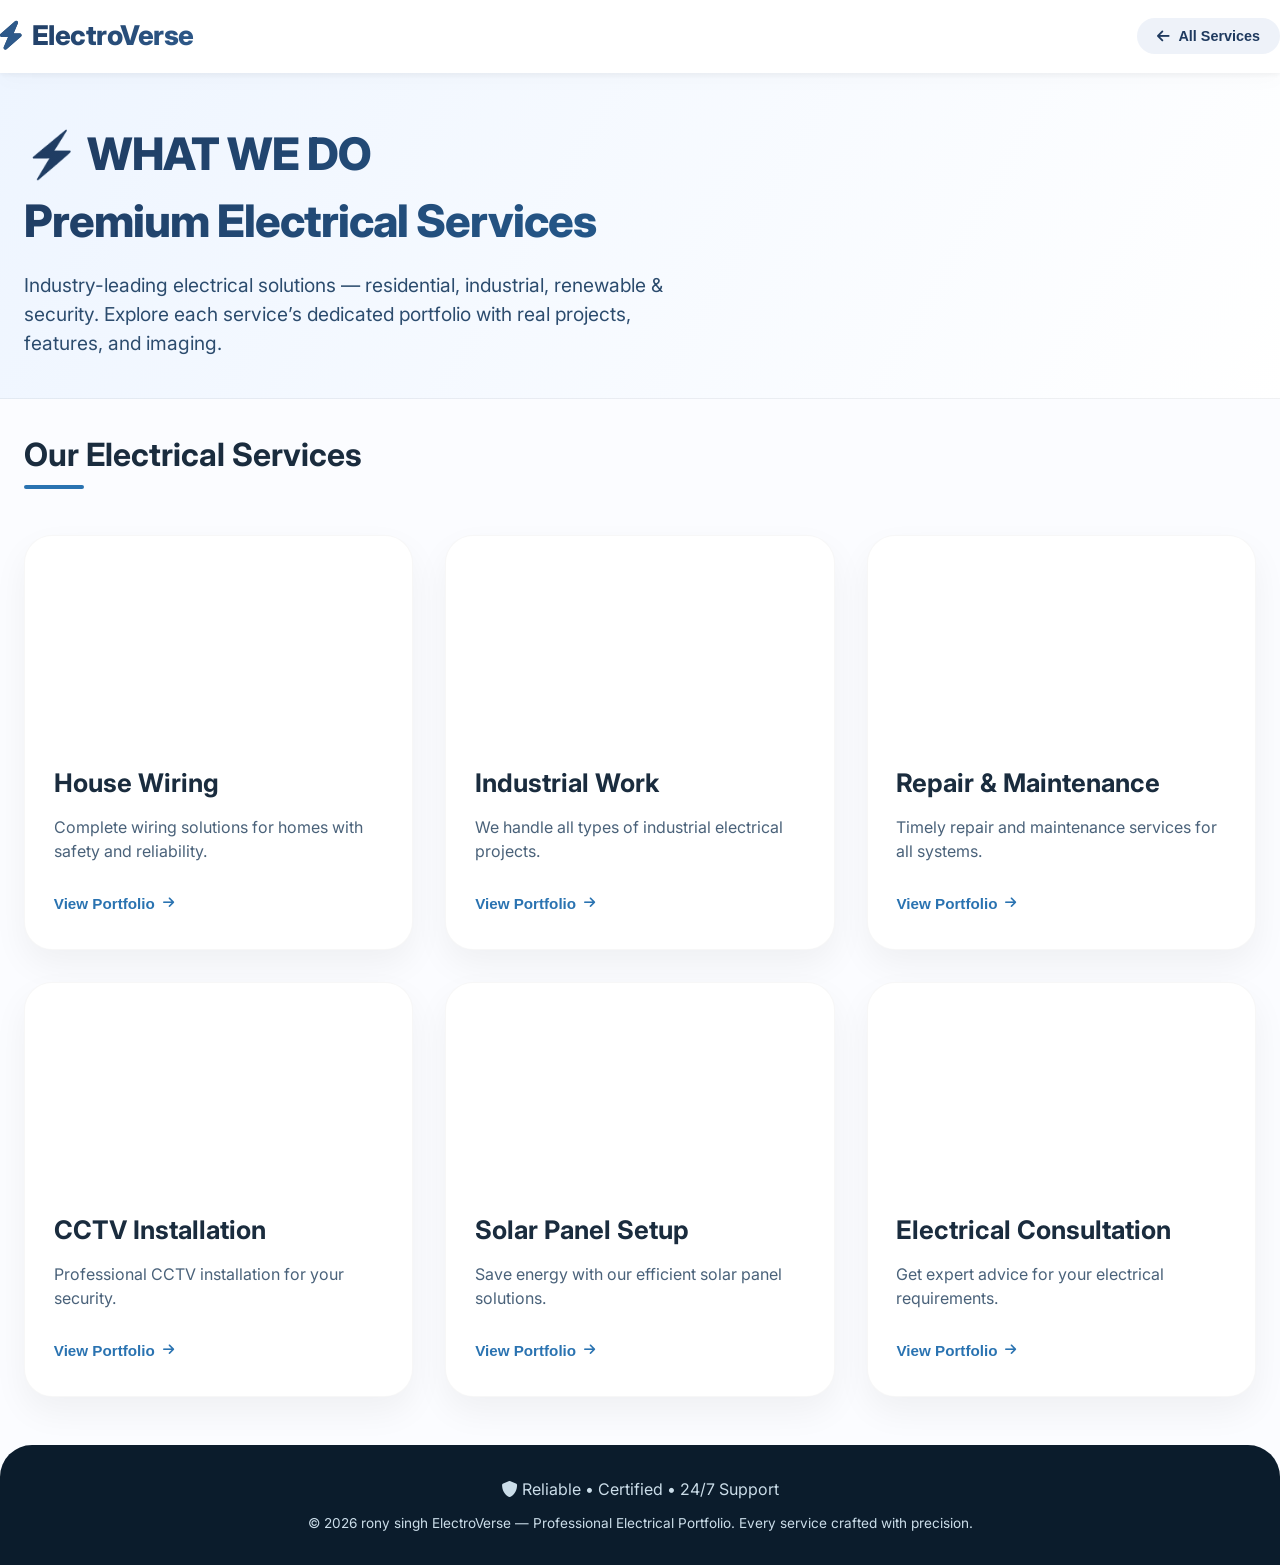
<file: house.html>
<!DOCTYPE html>
<html lang="en">

<head>
    <meta charset="UTF-8">
    <meta name="viewport" content="width=device-width, initial-scale=1.0, viewport-fit=cover">
    <title>ElectroVerse | Premium Electrical Services Portfolio</title>
    <!-- Google Fonts & Font Awesome -->
    <link href="https://fonts.googleapis.com/css2?family=Inter:opsz,wght@14..32,300;14..32,400;14..32,600;14..32,700;14..32,800&display=swap" rel="stylesheet">
    <link rel="stylesheet" href="https://cdnjs.cloudflare.com/ajax/libs/font-awesome/6.0.0-beta3/css/all.min.css">
    <style>
        * {
            margin: 0;
            padding: 0;
            box-sizing: border-box;
        }
        
        body {
            font-family: 'Inter', sans-serif;
            background: #fbfcff;
            color: #1a2c3e;
            line-height: 1.5;
            scroll-behavior: smooth;
        }
        /* container utility */
        
        .container {
            max-width: 1280px;
            margin: 0 auto;
            padding: 0 24px;
        }
        /* header */
        
        .site-header {
            background: #ffffff;
            box-shadow: 0 8px 20px rgba(0, 0, 0, 0.02), 0 2px 6px rgba(0, 0, 0, 0.05);
            position: sticky;
            top: 0;
            z-index: 100;
            backdrop-filter: blur(2px);
            background: rgba(255, 255, 255, 0.96);
        }
        
        .header-inner {
            display: flex;
            align-items: center;
            justify-content: space-between;
            flex-wrap: wrap;
            padding: 1rem 0;
            gap: 16px;
        }
        
        .logo {
            display: flex;
            align-items: center;
            gap: 10px;
            font-weight: 800;
            font-size: 1.7rem;
            letter-spacing: -0.5px;
            background: linear-gradient(135deg, #1F3A5F, #2E5A8B);
            -webkit-background-clip: text;
            background-clip: text;
            color: transparent;
        }
        
        .logo i {
            background: none;
            -webkit-background-clip: unset;
            background-clip: unset;
            color: #2E5A8B;
            font-size: 1.8rem;
        }
        
        .home-btn {
            background: #eef2f9;
            border: none;
            padding: 10px 20px;
            border-radius: 40px;
            font-weight: 600;
            font-size: 0.9rem;
            color: #1f3a5f;
            cursor: pointer;
            transition: all 0.2s ease;
            display: flex;
            align-items: center;
            gap: 8px;
        }
        
        .home-btn:hover {
            background: #1f3a5f;
            color: white;
            transform: translateY(-2px);
        }
        /* Hero section */
        
        .hero {
            background: linear-gradient(120deg, #eef5ff 0%, #ffffff 100%);
            padding: 3rem 0 2.5rem;
            border-bottom: 1px solid rgba(0, 0, 0, 0.05);
        }
        
        .hero h1 {
            font-size: 2.8rem;
            font-weight: 800;
            letter-spacing: -1px;
            background: linear-gradient(135deg, #1F3A5F, #2A73B1);
            -webkit-background-clip: text;
            background-clip: text;
            color: transparent;
            margin-bottom: 1rem;
        }
        
        .hero p {
            font-size: 1.2rem;
            color: #2c4c6e;
            max-width: 680px;
        }
        
        .section-title {
            font-size: 2rem;
            font-weight: 700;
            margin: 2rem 0 1.5rem 0;
            position: relative;
            display: inline-block;
        }
        
        .section-title:after {
            content: '';
            position: absolute;
            bottom: -10px;
            left: 0;
            width: 60px;
            height: 4px;
            background: #2A73B1;
            border-radius: 4px;
        }
        /* service grid */
        
        .services-grid {
            display: grid;
            grid-template-columns: repeat(auto-fill, minmax(330px, 1fr));
            gap: 2rem;
            margin: 2rem 0 3rem;
        }
        
        .service-card {
            background: white;
            border-radius: 28px;
            overflow: hidden;
            box-shadow: 0 15px 35px rgba(0, 0, 0, 0.05);
            transition: all 0.3s cubic-bezier(0.2, 0, 0, 1);
            border: 1px solid rgba(0, 0, 0, 0.03);
        }
        
        .service-card:hover {
            transform: translateY(-8px);
            box-shadow: 0 25px 45px rgba(0, 0, 0, 0.1);
        }
        
        .card-img {
            height: 200px;
            background-size: cover;
            background-position: center;
            position: relative;
        }
        
        .card-content {
            padding: 1.8rem;
        }
        
        .card-content h3 {
            font-size: 1.6rem;
            font-weight: 700;
            margin-bottom: 0.75rem;
        }
        
        .card-content p {
            color: #4a627a;
            margin-bottom: 1.5rem;
        }
        
        .portfolio-link {
            background: none;
            border: none;
            font-weight: 700;
            color: #2A73B1;
            font-size: 0.95rem;
            cursor: pointer;
            display: inline-flex;
            align-items: center;
            gap: 8px;
            transition: gap 0.2s;
            padding: 8px 0;
        }
        
        .portfolio-link i {
            font-size: 0.8rem;
            transition: transform 0.2s;
        }
        
        .portfolio-link:hover {
            gap: 12px;
            color: #17466b;
        }
        
        .portfolio-link:hover i {
            transform: translateX(3px);
        }
        /* portfolio detail view */
        
        .portfolio-detail {
            background: #ffffff;
            border-radius: 32px;
            margin: 2rem 0 3rem;
            animation: fadeUp 0.4s ease-out;
        }
        
        @keyframes fadeUp {
            from {
                opacity: 0;
                transform: translateY(20px);
            }
            to {
                opacity: 1;
                transform: translateY(0);
            }
        }
        
        .detail-banner {
            width: 100%;
            height: 320px;
            background-size: cover;
            background-position: center;
            border-radius: 32px;
            margin-bottom: 2rem;
            box-shadow: 0 12px 25px rgba(0, 0, 0, 0.1);
        }
        
        .detail-title {
            font-size: 2.5rem;
            font-weight: 800;
            margin-bottom: 1rem;
            color: #1F3A5F;
        }
        
        .detail-desc {
            font-size: 1.1rem;
            color: #2c5368;
            margin-bottom: 2rem;
            line-height: 1.6;
        }
        
        .features-grid {
            display: grid;
            grid-template-columns: repeat(auto-fit, minmax(220px, 1fr));
            gap: 1.5rem;
            margin: 2rem 0;
        }
        
        .feature-item {
            background: #f0f6fe;
            padding: 1rem 1.5rem;
            border-radius: 40px;
            display: flex;
            align-items: center;
            gap: 12px;
            font-weight: 500;
        }
        
        .feature-item i {
            font-size: 1.4rem;
            color: #2A73B1;
        }
        
        .projects-list {
            background: #f9fafc;
            padding: 1.8rem;
            border-radius: 28px;
            margin: 2rem 0;
        }
        
        .projects-list h4 {
            font-size: 1.4rem;
            margin-bottom: 1rem;
        }
        
        .projects-list ul {
            list-style: none;
        }
        
        .projects-list li {
            margin-bottom: 0.8rem;
            display: flex;
            align-items: center;
            gap: 10px;
        }
        
        .projects-list li i {
            color: #2A73B1;
            width: 24px;
        }
        
        .gallery {
            display: grid;
            grid-template-columns: repeat(auto-fit, minmax(240px, 1fr));
            gap: 1.5rem;
            margin: 2rem 0;
        }
        
        .gallery img {
            width: 100%;
            height: 200px;
            object-fit: cover;
            border-radius: 24px;
            transition: transform 0.25s, box-shadow 0.2s;
            box-shadow: 0 8px 18px rgba(0, 0, 0, 0.05);
            cursor: pointer;
        }
        
        .gallery img:hover {
            transform: scale(1.02);
            box-shadow: 0 14px 28px rgba(0, 0, 0, 0.12);
        }
        
        .cta-contact {
            background: linear-gradient(110deg, #EFF6FF, #ffffff);
            padding: 1.8rem;
            border-radius: 40px;
            text-align: center;
            margin: 2rem 0;
        }
        
        .cta-contact i {
            font-size: 2rem;
            color: #1F3A5F;
        }
        
        .back-btn {
            background: #eef2f9;
            border: none;
            padding: 12px 26px;
            border-radius: 40px;
            font-weight: 600;
            font-size: 0.9rem;
            margin: 1rem 0 2rem;
            cursor: pointer;
            display: inline-flex;
            align-items: center;
            gap: 10px;
            transition: all 0.2s;
        }
        
        .back-btn:hover {
            background: #1f3a5f;
            color: white;
        }
        
        footer {
            background: #0b1c2c;
            color: #cbdde9;
            text-align: center;
            padding: 2rem;
            margin-top: 3rem;
            border-radius: 32px 32px 0 0;
        }
        /* hidden utility */
        
        .hidden {
            display: none;
        }
        
        @media (max-width: 700px) {
            .hero h1 {
                font-size: 2rem;
            }
            .detail-title {
                font-size: 1.8rem;
            }
            .detail-banner {
                height: 220px;
            }
            .services-grid {
                gap: 1.2rem;
            }
        }
    </style>
</head>

<body>

    <header class="site-header">
        <div class="container header-inner">
            <div class="logo">
                <i class="fas fa-bolt"></i>
                <span>ElectroVerse</span>
            </div>
            <button id="globalHomeBtn" class="home-btn"><i class="fas fa-arrow-left"></i> All Services</button>
        </div>
    </header>

    <main>
        <div class="hero">
            <div class="container">
                <h1>⚡ WHAT WE DO<br>Premium Electrical Services</h1>
                <p>Industry-leading electrical solutions — residential, industrial, renewable & security. Explore each service’s dedicated portfolio with real projects, features, and imaging.</p>
            </div>
        </div>

        <div class="container">
            <!-- Services Grid Section -->
            <div id="servicesGridSection">
                <div class="section-title">Our Electrical Services</div>
                <div class="services-grid" id="servicesGrid"></div>
            </div>

            <!-- Portfolio Detail Section (dynamic) -->
            <div id="portfolioDetailSection" class="hidden"></div>
        </div>
    </main>

    <footer>
        <p><i class="fas fa-shield-alt"></i> Reliable • Certified • 24/7 Support</p>
        <p style="margin-top: 12px; font-size: 0.85rem;">© 2026 rony singh ElectroVerse — Professional Electrical Portfolio. Every service crafted with precision.</p>
    </footer>

    <script>
        // ---------- SERVICE DATA (each with dedicated portfolio images, features, projects) ----------
        const servicesData = [{
            id: "house-wiring",
            title: "House Wiring",
            shortDesc: "Complete wiring solutions for homes with safety and reliability.",
            longDesc: "We deliver future-ready residential electrical systems: from breaker panels to smart lighting. Our certified electricians ensure code compliance, surge protection, and energy-efficient layouts. Perfect for new builds, renovations, or upgrade projects.",
            coverImg: "https://picsum.photos/id/106/1200/500", // modern house electric
            features: ["Certified Master Electricians", "Fire-resistant & high-grade wires", "Earthing & Surge Protection", "Smart home pre-wiring"],
            projects: ["Maple Residency – 32 unit smart wiring", "Hillcrest Bungalow complete rewiring", "EcoVillage home automation setup"],
            galleryImages: [
                "https://picsum.photos/id/20/600/400",
                "https://picsum.photos/id/26/600/400",
                "https://picsum.photos/id/124/600/400"
            ]
        }, {
            id: "industrial-work",
            title: "Industrial Work",
            shortDesc: "We handle all types of industrial electrical projects.",
            longDesc: "High-voltage installations, motor control centers, industrial automation, and plant maintenance. Our crew delivers robust solutions for factories, warehouses, and manufacturing units with minimal downtime.",
            coverImg: "https://picsum.photos/id/29/1200/500",
            features: ["3-phase panel design", "VFD & motor installation", "Load balancing & power audits", "Explosion-proof wiring"],
            projects: ["Steel Plant – MCC upgrade", "Textile factory full electrification", "Food processing unit automation"],
            galleryImages: [
                "https://picsum.photos/id/30/600/400",
                "https://picsum.photos/id/32/600/400",
                "https://picsum.photos/id/101/600/400"
            ]
        }, {
            id: "repair-maintenance",
            title: "Repair & Maintenance",
            shortDesc: "Timely repair and maintenance services for all systems.",
            longDesc: "Preventive & corrective maintenance for residential & commercial electrical systems. From faulty wiring to panel upgrades, we respond rapidly with diagnostic tools and long-term reliability.",
            coverImg: "https://picsum.photos/id/34/1200/500",
            features: ["24/7 emergency response", "Thermal imaging inspections", "Panel & breaker replacement", "Routine maintenance contracts"],
            projects: ["Metro Mall electrical restoration", "School campus annual maintenance", "Housing society power audit"],
            galleryImages: [
                "https://picsum.photos/id/121/600/400",
                "https://picsum.photos/id/58/600/400",
                "https://picsum.photos/id/77/600/400"
            ]
        }, {
            id: "cctv-installation",
            title: "CCTV Installation",
            shortDesc: "Professional CCTV installation for your security.",
            longDesc: "HD IP cameras, NVR/DVR systems, remote monitoring, and AI-based motion detection. Secure your property with customized surveillance for home, office, or industrial sites.",
            coverImg: "https://picsum.photos/id/0/1200/500",
            features: ["4K / Full HD Cameras", "Night vision & motion alerts", "Cloud & local storage", "Mobile & web access"],
            projects: ["City Bank surveillance system", "Warehouse 24/7 security setup", "Gated community camera network"],
            galleryImages: [
                "https://picsum.photos/id/42/600/400",
                "https://picsum.photos/id/66/600/400",
                "https://picsum.photos/id/15/600/400"
            ]
        }, {
            id: "solar-panel-setup",
            title: "Solar Panel Setup",
            shortDesc: "Save energy with our efficient solar panel solutions.",
            longDesc: "Grid-tied & off-grid solar systems. We design, install, and maintain high-yield photovoltaic arrays with net metering integration to reduce your carbon footprint and energy bills.",
            coverImg: "https://picsum.photos/id/116/1200/500",
            features: ["Monocrystalline panels", "Hybrid inverters", "Battery backup solutions", "Government subsidy assistance"],
            projects: ["GreenTech factory 150kW solar plant", "Residential rooftop 8kW system", "Agricultural solar water pump setup"],
            galleryImages: [
                "https://picsum.photos/id/68/600/400",
                "https://picsum.photos/id/89/600/400",
                "https://picsum.photos/id/170/600/400"
            ]
        }, {
            id: "electrical-consultation",
            title: "Electrical Consultation",
            shortDesc: "Get expert advice for your electrical requirements.",
            longDesc: "Strategic consultation for residential projects, commercial complexes, and industrial expansions. We provide load calculations, energy efficiency audits, and blueprint reviews.",
            coverImg: "https://picsum.photos/id/91/1200/500",
            features: ["Energy optimization plans", "Safety & code compliance", "Load analysis & projections", "Project management support"],
            projects: ["Smart City infrastructure consulting", "Hospital backup system design", "High-rise electrical blueprint review"],
            galleryImages: [
                "https://picsum.photos/id/152/600/400",
                "https://picsum.photos/id/169/600/400",
                "https://picsum.photos/id/155/600/400"
            ]
        }];

        // DOM elements
        const servicesGridEl = document.getElementById('servicesGrid');
        const servicesGridSection = document.getElementById('servicesGridSection');
        const portfolioDetailSection = document.getElementById('portfolioDetailSection');
        const globalHomeBtn = document.getElementById('globalHomeBtn');

        // Helper: render service cards on main grid
        function renderServicesGrid() {
            if (!servicesGridEl) return;
            servicesGridEl.innerHTML = '';
            servicesData.forEach(service => {
                const card = document.createElement('div');
                card.className = 'service-card';
                // background image for card: use first gallery or cover img as thumbnail
                const thumbImg = service.galleryImages[0] || service.coverImg;
                card.innerHTML = `
        <div class="card-img" style="background-image: url('${thumbImg}'); background-size: cover;"></div>
        <div class="card-content">
          <h3>${service.title}</h3>
          <p>${service.shortDesc}</p>
          <button class="portfolio-link" data-id="${service.id}">
            View Portfolio <i class="fas fa-arrow-right"></i>
          </button>
        </div>`;
                servicesGridEl.appendChild(card);
            });
            // attach event listeners to each newly created button
            document.querySelectorAll('.portfolio-link').forEach(btn => {
                btn.addEventListener('click', (e) => {
                    const serviceId = btn.getAttribute('data-id');
                    if (serviceId) {
                        showPortfolioDetail(serviceId);
                        // push state to URL
                        window.history.pushState({
                            view: 'portfolio',
                            id: serviceId
                        }, '', `#portfolio/${serviceId}`);
                    }
                });
            });
        }

        // Build portfolio HTML from service data
        function generatePortfolioHTML(service) {
            const galleryHtml = service.galleryImages.map(imgUrl => `<img src="${imgUrl}" alt="${service.title} gallery" loading="lazy">`).join('');
            const featuresHtml = service.features.map(feat => `<div class="feature-item"><i class="fas fa-check-circle"></i> ${feat}</div>`).join('');
            const projectsHtml = service.projects.map(proj => `<li><i class="fas fa-bolt"></i> ${proj}</li>`).join('');

            return `
                        <div class="portfolio-detail">
                            <button class="back-btn" id="backToServicesBtn"><i class="fas fa-chevron-left"></i> Back to all services</button>
                            <div class="detail-banner" style="background-image: url('${service.coverImg}');"></div>
                            <h1 class="detail-title">${service.title}</h1>
                            <div class="detail-desc">${service.longDesc}</div>

                            <div class="features-grid">
                                ${featuresHtml}
                            </div>

                            <div class="projects-list">
                                <h4><i class="fas fa-folder-open"></i> Featured projects</h4>
                                <ul>${projectsHtml}</ul>
                            </div>

                            <h3 style="margin-top: 1rem;"><i class="fas fa-images"></i> Project gallery</h3>
                            <div class="gallery">
                                ${galleryHtml}
                            </div>

                            <div class="cta-contact">
                                <i class="fas fa-headset"></i> <strong style="font-size:1.2rem;">Need this service?</strong><br>📞Call our experts: +1(800) 342 - ELECTRO&nbsp;|&nbsp;✉️hello@electroverse.com
                            </div>
                            <button class="back-btn" id="backToServicesBtn2"><i class="fas fa-chevron-left"></i> Return to Service Portfolio list</button>
                        </div>
                        `;
        }

        // Show portfolio detail view based on service id
        function showPortfolioDetail(serviceId) {
            const service = servicesData.find(s => s.id === serviceId);
            if (!service) {
                // fallback: show grid
                showServicesGrid();
                return;
            }
            const detailHtml = generatePortfolioHTML(service);
            portfolioDetailSection.innerHTML = detailHtml;
            // hide grid section, show detail section
            servicesGridSection.classList.add('hidden');
            portfolioDetailSection.classList.remove('hidden');

            // attach back buttons events after DOM update
            const backBtn1 = document.getElementById('backToServicesBtn');
            const backBtn2 = document.getElementById('backToServicesBtn2');
            const handleBack = () => {
                showServicesGrid();
                window.history.pushState({
                    view: 'grid'
                }, '', window.location.pathname);
            };
            if (backBtn1) backBtn1.addEventListener('click', handleBack);
            if (backBtn2) backBtn2.addEventListener('click', handleBack);

            // optional gallery lightbox effect (simple: click to view bigger, not necessary but nice)
            const galleryImgs = portfolioDetailSection.querySelectorAll('.gallery img');
            galleryImgs.forEach(img => {
                img.style.cursor = 'pointer';
                img.addEventListener('click', () => {
                    window.open(img.src, '_blank');
                });
            });
        }

        // Show main services grid, hide portfolio
        function showServicesGrid() {
            servicesGridSection.classList.remove('hidden');
            portfolioDetailSection.classList.add('hidden');
            // clear hash without triggering popstate loop?
            if (window.location.hash) {
                window.history.pushState({
                    view: 'grid'
                }, '', window.location.pathname);
            }
        }

        // Handle initial load based on URL hash
        function handleInitialHash() {
            const hash = window.location.hash.slice(1); // remove '#'
            if (hash.startsWith('portfolio/')) {
                const id = hash.split('/')[1];
                const exists = servicesData.some(s => s.id === id);
                if (exists) {
                    showPortfolioDetail(id);
                    return;
                }
            }
            // default: show grid
            showServicesGrid();
        }

        // Listen to popstate (back/forward)
        window.addEventListener('popstate', (event) => {
            if (event.state && event.state.view === 'portfolio' && event.state.id) {
                showPortfolioDetail(event.state.id);
            } else {
                showServicesGrid();
            }
            // fallback for hash changes not captured by state
            if (!event.state) {
                const hash = window.location.hash.slice(1);
                if (hash.startsWith('portfolio/')) {
                    const idFromHash = hash.split('/')[1];
                    if (servicesData.some(s => s.id === idFromHash)) {
                        showPortfolioDetail(idFromHash);
                    } else {
                        showServicesGrid();
                    }
                } else {
                    showServicesGrid();
                }
            }
        });

        // Global home button event
        globalHomeBtn.addEventListener('click', () => {
            showServicesGrid();
            window.history.pushState({
                view: 'grid'
            }, '', window.location.pathname);
        });

        // initial rendering
        renderServicesGrid();
        handleInitialHash();

        // extra safety: if back button from portfolio and hash manually typed, handle sync
        window.addEventListener('hashchange', () => {
            const hash = window.location.hash.slice(1);
            if (hash.startsWith('portfolio/')) {
                const id = hash.split('/')[1];
                const service = servicesData.find(s => s.id === id);
                if (service && servicesGridSection.classList.contains('hidden') === false) {
                    showPortfolioDetail(id);
                } else if (service && portfolioDetailSection.classList.contains('hidden') === false) {
                    // already in portfolio, maybe different? update content
                    showPortfolioDetail(id);
                }
            } else if (!hash) {
                showServicesGrid();
            }
        });
    </script>
</body>

</html>
</file>
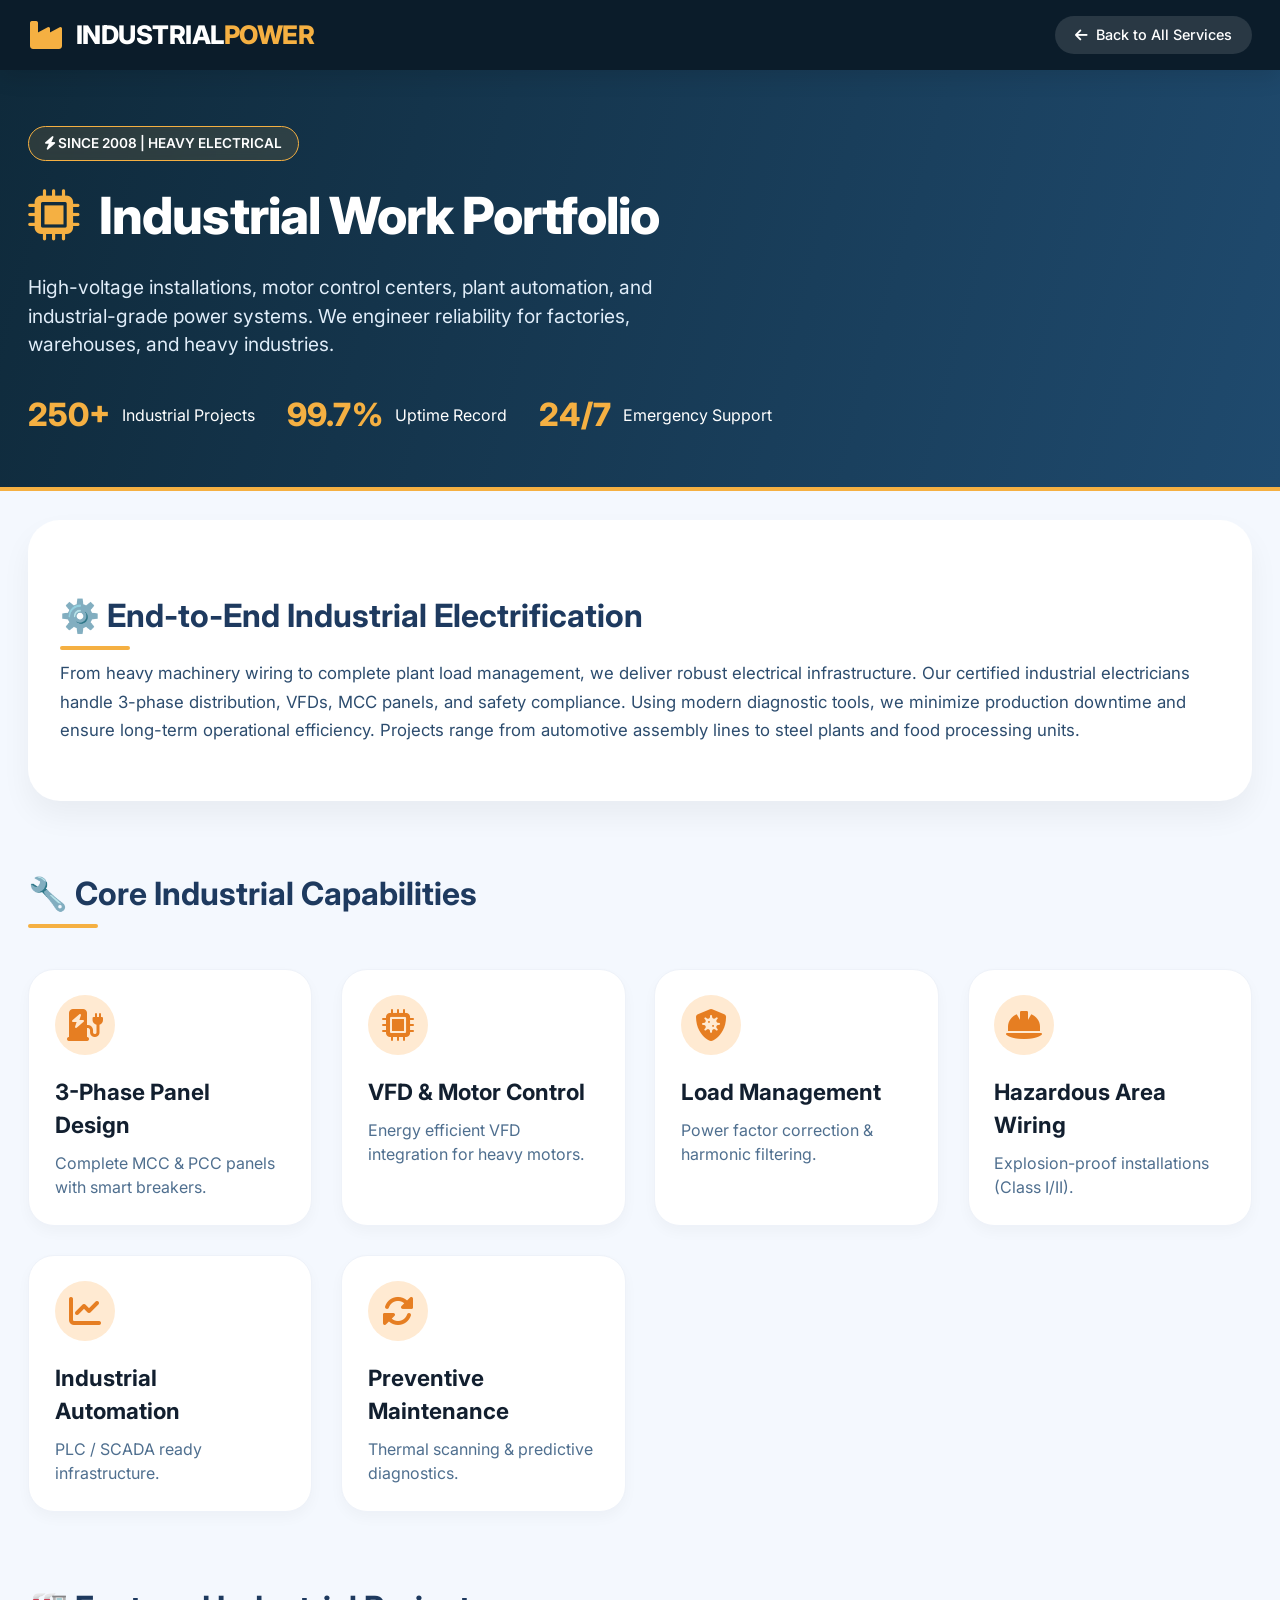
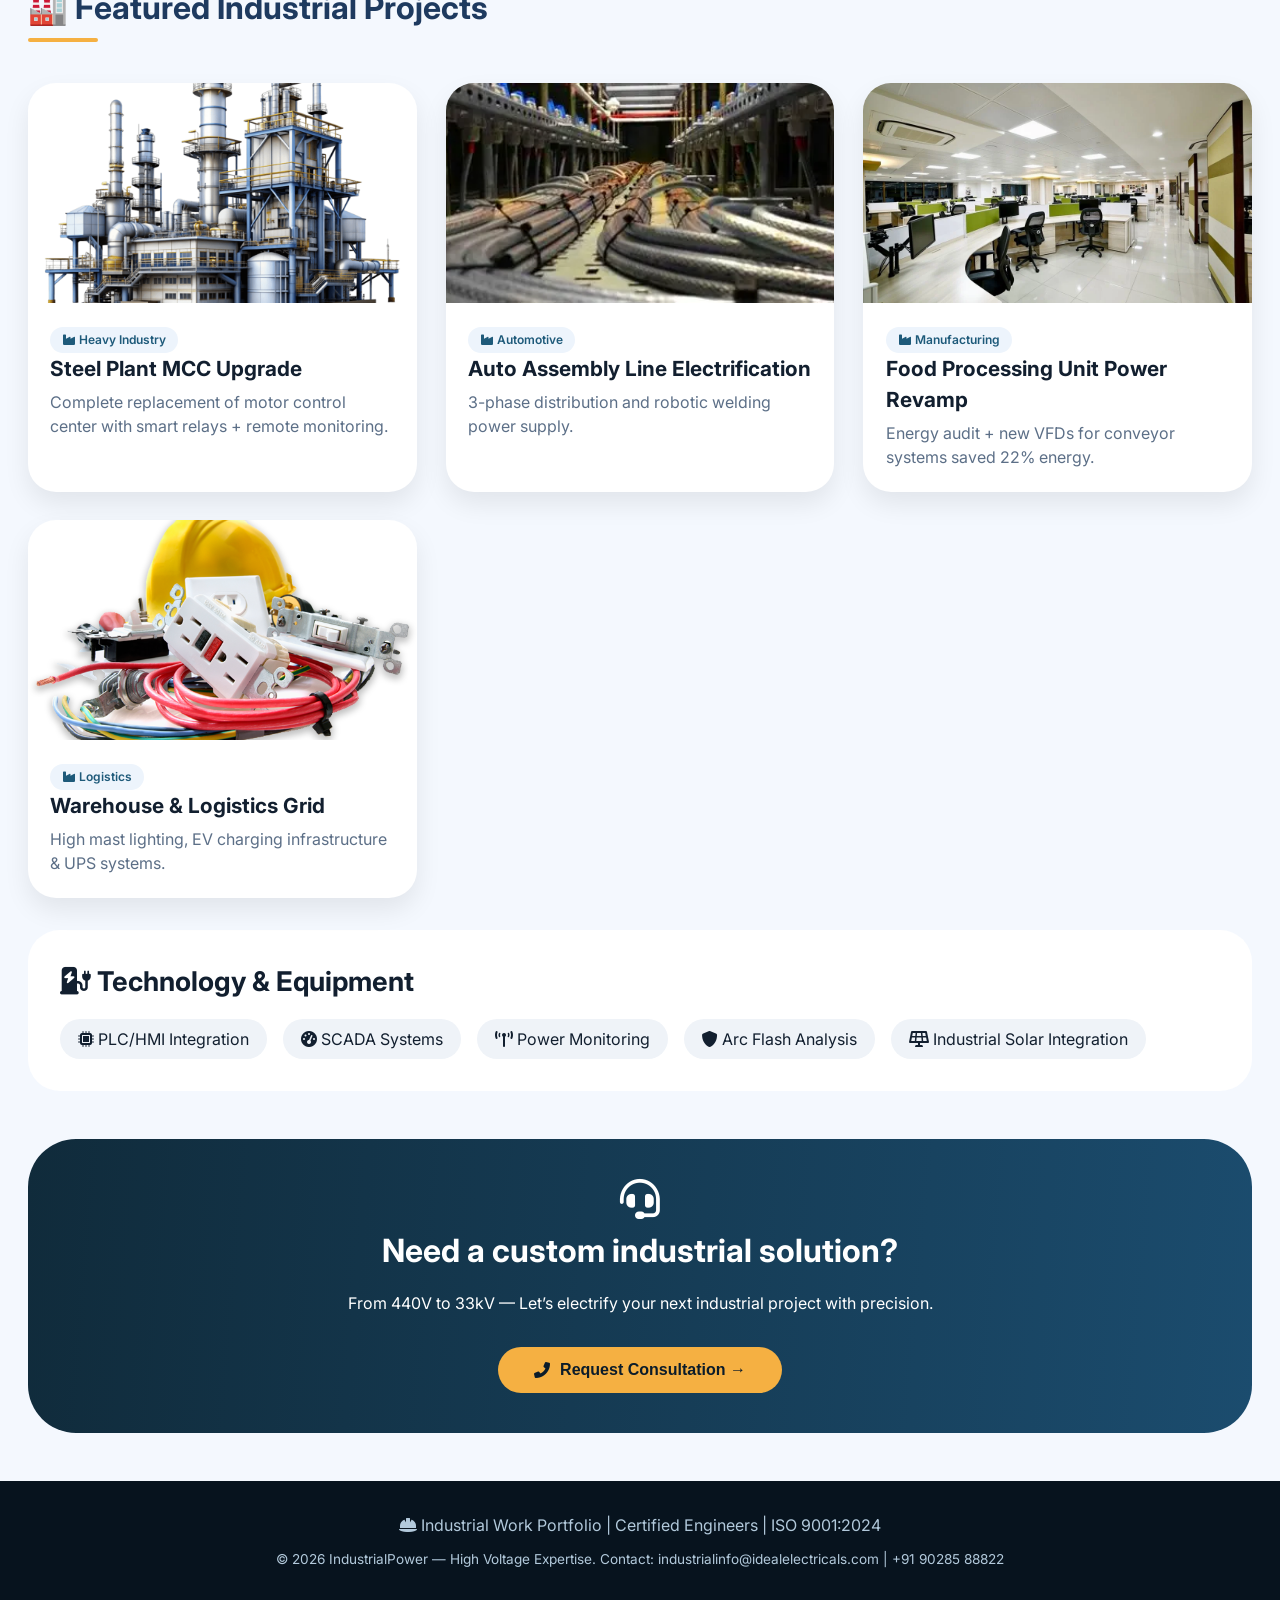
<file: industrial-Work.html>
<!DOCTYPE html>
<html lang="en">

<head>
    <meta charset="UTF-8">
    <meta name="viewport" content="width=device-width, initial-scale=1.0, viewport-fit=cover">
    <title>Industrial Work Portfolio | Heavy Electrical Solutions</title>
    <!-- Google Fonts + Font Awesome 6 -->
    <link href="https://fonts.googleapis.com/css2?family=Inter:opsz,wght@14..32,300;14..32,400;14..32,600;14..32,700;14..32,800&display=swap" rel="stylesheet">
    <link rel="stylesheet" href="https://cdnjs.cloudflare.com/ajax/libs/font-awesome/6.0.0-beta3/css/all.min.css">
    <style>
        * {
            margin: 0;
            padding: 0;
            box-sizing: border-box;
        }
        
        body {
            font-family: 'Inter', sans-serif;
            background: #F4F8FE;
            color: #121f2f;
            line-height: 1.5;
        }
        /* container */
        
        .container {
            max-width: 1280px;
            margin: 0 auto;
            padding: 0 28px;
        }
        /* header */
        
        .site-header {
            background: #0B1C2A;
            padding: 1rem 0;
            position: sticky;
            top: 0;
            z-index: 100;
            box-shadow: 0 8px 20px rgba(0, 0, 0, 0.1);
        }
        
        .header-inner {
            display: flex;
            justify-content: space-between;
            align-items: center;
            flex-wrap: wrap;
            gap: 16px;
        }
        
        .logo {
            display: flex;
            align-items: center;
            gap: 12px;
            color: white;
            font-weight: 800;
            font-size: 1.6rem;
            letter-spacing: -0.5px;
        }
        
        .logo i {
            font-size: 2rem;
            color: #F5B042;
        }
        
        .back-link {
            background: rgba(255, 255, 255, 0.12);
            padding: 8px 20px;
            border-radius: 40px;
            color: white;
            text-decoration: none;
            font-weight: 500;
            transition: 0.2s;
            display: inline-flex;
            align-items: center;
            gap: 8px;
            font-size: 0.9rem;
        }
        
        .back-link:hover {
            background: #F5B042;
            color: #0B1C2A;
        }
        /* hero industrial */
        
        .industrial-hero {
            background: linear-gradient(105deg, #0F2A3B 0%, #1F4A6E 100%);
            color: white;
            padding: 3.5rem 0 3rem;
            border-bottom: 4px solid #F5B042;
        }
        
        .hero-content h1 {
            font-size: 3.2rem;
            font-weight: 800;
            letter-spacing: -1px;
            margin-bottom: 1.2rem;
        }
        
        .hero-content h1 i {
            color: #F5B042;
            margin-right: 12px;
        }
        
        .hero-badge {
            display: inline-block;
            background: #F5B04220;
            backdrop-filter: blur(4px);
            padding: 6px 16px;
            border-radius: 30px;
            font-size: 0.85rem;
            font-weight: 600;
            border: 1px solid #F5B042;
            margin-bottom: 1rem;
        }
        
        .hero-desc {
            font-size: 1.2rem;
            color: #E0EDF9;
            max-width: 700px;
            margin-bottom: 1.8rem;
        }
        
        .stats-row {
            display: flex;
            flex-wrap: wrap;
            gap: 2rem;
            margin-top: 2rem;
        }
        
        .stat-item {
            display: flex;
            align-items: center;
            gap: 12px;
        }
        
        .stat-number {
            font-size: 2rem;
            font-weight: 800;
            color: #F5B042;
        }
        /* section style */
        
        .section-title {
            font-size: 2rem;
            font-weight: 700;
            margin: 2.5rem 0 1.2rem;
            position: relative;
            display: inline-block;
            color: #1e3a5f;
        }
        
        .section-title:after {
            content: '';
            position: absolute;
            bottom: -10px;
            left: 0;
            width: 70px;
            height: 4px;
            background: #F5B042;
            border-radius: 4px;
        }
        
        .service-description {
            background: white;
            border-radius: 32px;
            padding: 2rem;
            margin: 1.8rem 0;
            box-shadow: 0 15px 30px rgba(0, 0, 0, 0.05);
        }
        
        .desc-text {
            font-size: 1.05rem;
            color: #2c4c6e;
            margin-bottom: 1.5rem;
            line-height: 1.7;
        }
        /* features grid */
        
        .features-grid {
            display: grid;
            grid-template-columns: repeat(auto-fit, minmax(270px, 1fr));
            gap: 1.8rem;
            margin: 2rem 0;
        }
        
        .feature-card {
            background: white;
            border-radius: 26px;
            padding: 1.6rem;
            transition: all 0.25s;
            box-shadow: 0 6px 14px rgba(0, 0, 0, 0.03);
            border: 1px solid #eef2f9;
        }
        
        .feature-card:hover {
            transform: translateY(-6px);
            border-color: #F5B042;
            box-shadow: 0 20px 30px rgba(0, 0, 0, 0.08);
        }
        
        .feature-icon {
            background: #FFEAD2;
            width: 60px;
            height: 60px;
            display: flex;
            align-items: center;
            justify-content: center;
            border-radius: 30px;
            margin-bottom: 1.2rem;
        }
        
        .feature-icon i {
            font-size: 2rem;
            color: #E67E22;
        }
        
        .feature-card h3 {
            font-size: 1.4rem;
            margin-bottom: 0.6rem;
        }
        /* project gallery */
        
        .gallery-showcase {
            display: grid;
            grid-template-columns: repeat(auto-fit, minmax(300px, 1fr));
            gap: 1.8rem;
            margin: 2rem 0;
        }
        
        .project-card {
            background: white;
            border-radius: 28px;
            overflow: hidden;
            box-shadow: 0 12px 26px rgba(0, 0, 0, 0.08);
            transition: 0.2s;
        }
        
        .project-img {
            height: 220px;
            background-size: cover;
            background-position: center;
        }
        
        .project-info {
            padding: 1.4rem;
        }
        
        .project-info h4 {
            font-size: 1.3rem;
            margin-bottom: 0.4rem;
        }
        
        .project-tag {
            display: inline-block;
            background: #EDF4FC;
            padding: 4px 12px;
            border-radius: 30px;
            font-size: 0.75rem;
            font-weight: 600;
            color: #1e5a7a;
        }
        /* full width banner */
        
        .cta-industrial {
            background: linear-gradient(95deg, #102b3b, #1b4c6e);
            border-radius: 48px;
            padding: 2.5rem;
            margin: 3rem 0;
            text-align: center;
            color: white;
        }
        
        .cta-industrial h3 {
            font-size: 2rem;
            margin-bottom: 1rem;
        }
        
        .cta-button {
            background: #F5B042;
            border: none;
            padding: 14px 36px;
            border-radius: 50px;
            font-weight: 700;
            font-size: 1rem;
            color: #0B1C2A;
            cursor: pointer;
            transition: 0.2s;
            margin-top: 1rem;
            display: inline-flex;
            align-items: center;
            gap: 10px;
        }
        
        .cta-button:hover {
            background: white;
            transform: scale(1.02);
        }
        
        footer {
            background: #07131E;
            color: #b2c9db;
            text-align: center;
            padding: 2rem;
            margin-top: 2rem;
        }
        
        @media (max-width: 700px) {
            .hero-content h1 {
                font-size: 2.2rem;
            }
            .section-title {
                font-size: 1.7rem;
            }
        }
    </style>
</head>

<body>

    <header class="site-header">
        <div class="container header-inner">
            <div class="logo">
                <i class="fas fa-industry"></i>
                <span>INDUSTRIAL<span style="color:#F5B042;">POWER</span></span>
            </div>
            <a href="#" class="back-link" id="backToMainLink"><i class="fas fa-arrow-left"></i> Back to All Services</a>
        </div>
    </header>

    <main>
        <!-- Hero Section -->
        <section class="industrial-hero">
            <div class="container hero-content">
                <div class="hero-badge"><i class="fas fa-bolt"></i> SINCE 2008 | HEAVY ELECTRICAL</div>
                <h1><i class="fas fa-microchip"></i> Industrial Work Portfolio</h1>
                <p class="hero-desc">High-voltage installations, motor control centers, plant automation, and industrial-grade power systems. We engineer reliability for factories, warehouses, and heavy industries.</p>
                <div class="stats-row">
                    <div class="stat-item"><span class="stat-number">250+</span> <span>Industrial Projects</span></div>
                    <div class="stat-item"><span class="stat-number">99.7%</span> <span>Uptime Record</span></div>
                    <div class="stat-item"><span class="stat-number">24/7</span> <span>Emergency Support</span></div>
                </div>
            </div>
        </section>

        <div class="container">
            <!-- Detailed description -->
            <div class="service-description">
                <h2 class="section-title">⚙️ End-to-End Industrial Electrification</h2>
                <div class="desc-text">
                    From heavy machinery wiring to complete plant load management, we deliver robust electrical infrastructure. Our certified industrial electricians handle 3-phase distribution, VFDs, MCC panels, and safety compliance. Using modern diagnostic tools, we minimize
                    production downtime and ensure long-term operational efficiency. Projects range from automotive assembly lines to steel plants and food processing units.
                </div>
            </div>

            <!-- Core capabilities -->
            <h2 class="section-title">🔧 Core Industrial Capabilities</h2>
            <div class="features-grid" id="featuresGrid"></div>

            <!-- Featured Projects Gallery -->
            <h2 class="section-title">🏭 Featured Industrial Projects</h2>
            <div class="gallery-showcase" id="projectsGallery"></div>

            <!-- Industrial Equipment & tech -->
            <div style="background: #ffffff; border-radius: 32px; padding: 2rem; margin: 2rem 0;">
                <h3 style="font-size: 1.7rem; margin-bottom: 1rem;"><i class="fas fa-charging-station"></i> Technology & Equipment</h3>
                <div style="display: flex; flex-wrap: wrap; gap: 1rem; margin-top: 1rem;">
                    <span style="background:#EFF3F8; padding: 8px 18px; border-radius: 60px;"><i class="fas fa-microchip"></i> PLC/HMI Integration</span>
                    <span style="background:#EFF3F8; padding: 8px 18px; border-radius: 60px;"><i class="fas fa-tachometer-alt"></i> SCADA Systems</span>
                    <span style="background:#EFF3F8; padding: 8px 18px; border-radius: 60px;"><i class="fas fa-tower-broadcast"></i> Power Monitoring</span>
                    <span style="background:#EFF3F8; padding: 8px 18px; border-radius: 60px;"><i class="fas fa-shield-alt"></i> Arc Flash Analysis</span>
                    <span style="background:#EFF3F8; padding: 8px 18px; border-radius: 60px;"><i class="fas fa-solar-panel"></i> Industrial Solar Integration</span>
                </div>
            </div>

            <!-- CTA section -->
            <div class="cta-industrial">
                <i class="fas fa-headset" style="font-size: 2.5rem; margin-bottom: 0.5rem;"></i>
                <h3>Need a custom industrial solution?</h3>
                <p style="margin-bottom: 1rem;">From 440V to 33kV — Let’s electrify your next industrial project with precision.</p>
                <button class="cta-button" id="contactCtaBtn"><i class="fas fa-phone-alt"></i> Request Consultation →</button>
            </div>
        </div>
    </main>

    <footer>
        <p><i class="fas fa-hard-hat"></i> Industrial Work Portfolio | Certified Engineers | ISO 9001:2024</p>
        <p style="margin-top: 12px; font-size: 0.85rem;">© 2026 IndustrialPower — High Voltage Expertise. Contact: industrialinfo@idealelectricals.com | +91 90285 88822</p>
    </footer>

    <script>
        // Data for features & projects (industrial focused)
        const industrialFeatures = [{
            icon: "fas fa-charging-station",
            title: "3-Phase Panel Design",
            desc: "Complete MCC & PCC panels with smart breakers."
        }, {
            icon: "fas fa-microchip",
            title: "VFD & Motor Control",
            desc: "Energy efficient VFD integration for heavy motors."
        }, {
            icon: "fas fa-shield-virus",
            title: "Load Management",
            desc: "Power factor correction & harmonic filtering."
        }, {
            icon: "fas fa-hard-hat",
            title: "Hazardous Area Wiring",
            desc: "Explosion-proof installations (Class I/II)."
        }, {
            icon: "fas fa-chart-line",
            title: "Industrial Automation",
            desc: "PLC / SCADA ready infrastructure."
        }, {
            icon: "fas fa-sync-alt",
            title: "Preventive Maintenance",
            desc: "Thermal scanning & predictive diagnostics."
        }];

        const industrialProjects = [{
            name: "Steel Plant MCC Upgrade",
            category: "Heavy Industry",
            img: "image/indsrtial.png",
            desc: "Complete replacement of motor control center with smart relays + remote monitoring."
        }, {
            name: "Auto Assembly Line Electrification",
            category: "Automotive",
            img: "image/Industrial.jpg",
            desc: "3-phase distribution and robotic welding power supply."
        }, {
            name: "Food Processing Unit Power Revamp",
            category: "Manufacturing",
            img: "image/interior.jpg",
            desc: "Energy audit + new VFDs for conveyor systems saved 22% energy."
        }, {
            name: "Warehouse & Logistics Grid",
            category: "Logistics",
            img: "image/electrical.png",
            desc: "High mast lighting, EV charging infrastructure & UPS systems."
        }];

        // render features
        function renderFeatures() {
            const container = document.getElementById('featuresGrid');
            if (!container) return;
            container.innerHTML = '';
            industrialFeatures.forEach(f => {
                const card = document.createElement('div');
                card.className = 'feature-card';
                card.innerHTML = `
        <div class="feature-icon"><i class="${f.icon}"></i></div>
        <h3>${f.title}</h3>
        <p style="color: #4F6F8F;">${f.desc}</p>
      `;
                container.appendChild(card);
            });
        }

        // render project gallery
        function renderProjects() {
            const gallery = document.getElementById('projectsGallery');
            if (!gallery) return;
            gallery.innerHTML = '';
            industrialProjects.forEach(proj => {
                const card = document.createElement('div');
                card.className = 'project-card';
                card.innerHTML = `
        <div class="project-img" style="background-image: url('${proj.img}'); background-size: cover;"></div>
        <div class="project-info">
          <span class="project-tag"><i class="fas fa-industry"></i> ${proj.category}</span>
          <h4>${proj.name}</h4>
          <p style="color: #5c6f87; margin-top: 6px;">${proj.desc}</p>
        </div>
      `;
                gallery.appendChild(card);
            });
        }

        // Interactive contact / alert (for demo)
        const contactBtn = document.getElementById('contactCtaBtn');
        if (contactBtn) {
            contactBtn.addEventListener('click', () => {
                alert("📞 Industrial Work consultation:\nCall +91 90285 88822-HEAVY\nEmail: industrialinfo@idealelectricals.com\nWe'll respond within 2 hours.");
            });
        }

        // back to services link - show a message and simulate return (since standalone portfolio, we can link to previous context or just show information)
        const backLink = document.getElementById('backToMainLink');
        if (backLink) {
            backLink.addEventListener('click', (e) => {
                e.preventDefault();
                alert("↩️ Navigate back to master services page.\n(Industrial Portfolio standalone - you can close or use browser back)");
                // optionally redirect to a dummy index if needed, but for standalone we just inform.
            });
        }

        // render on load
        renderFeatures();
        renderProjects();

        // add animation & interactive hover for project images (optional)
        console.log("Industrial Work Portfolio — Heavy electrical solutions");
    </script>
</body>

</html>
</file>
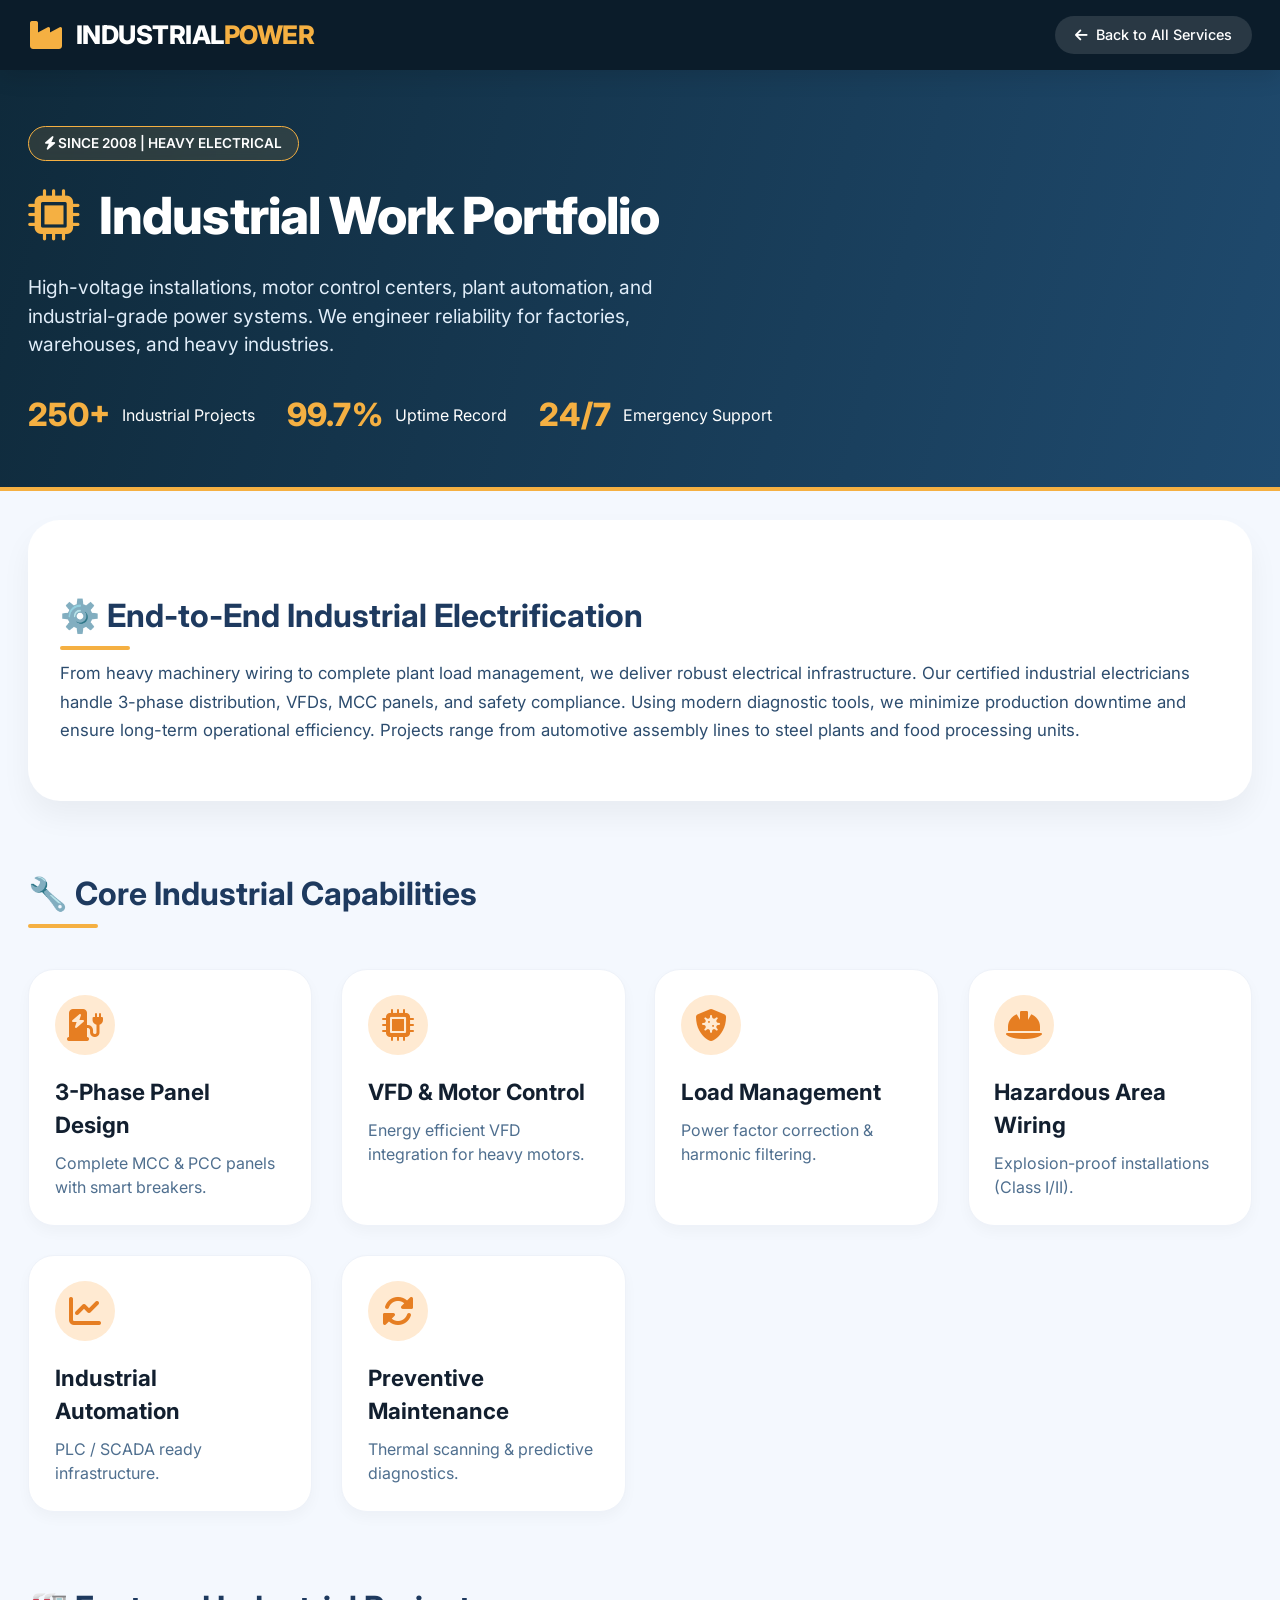
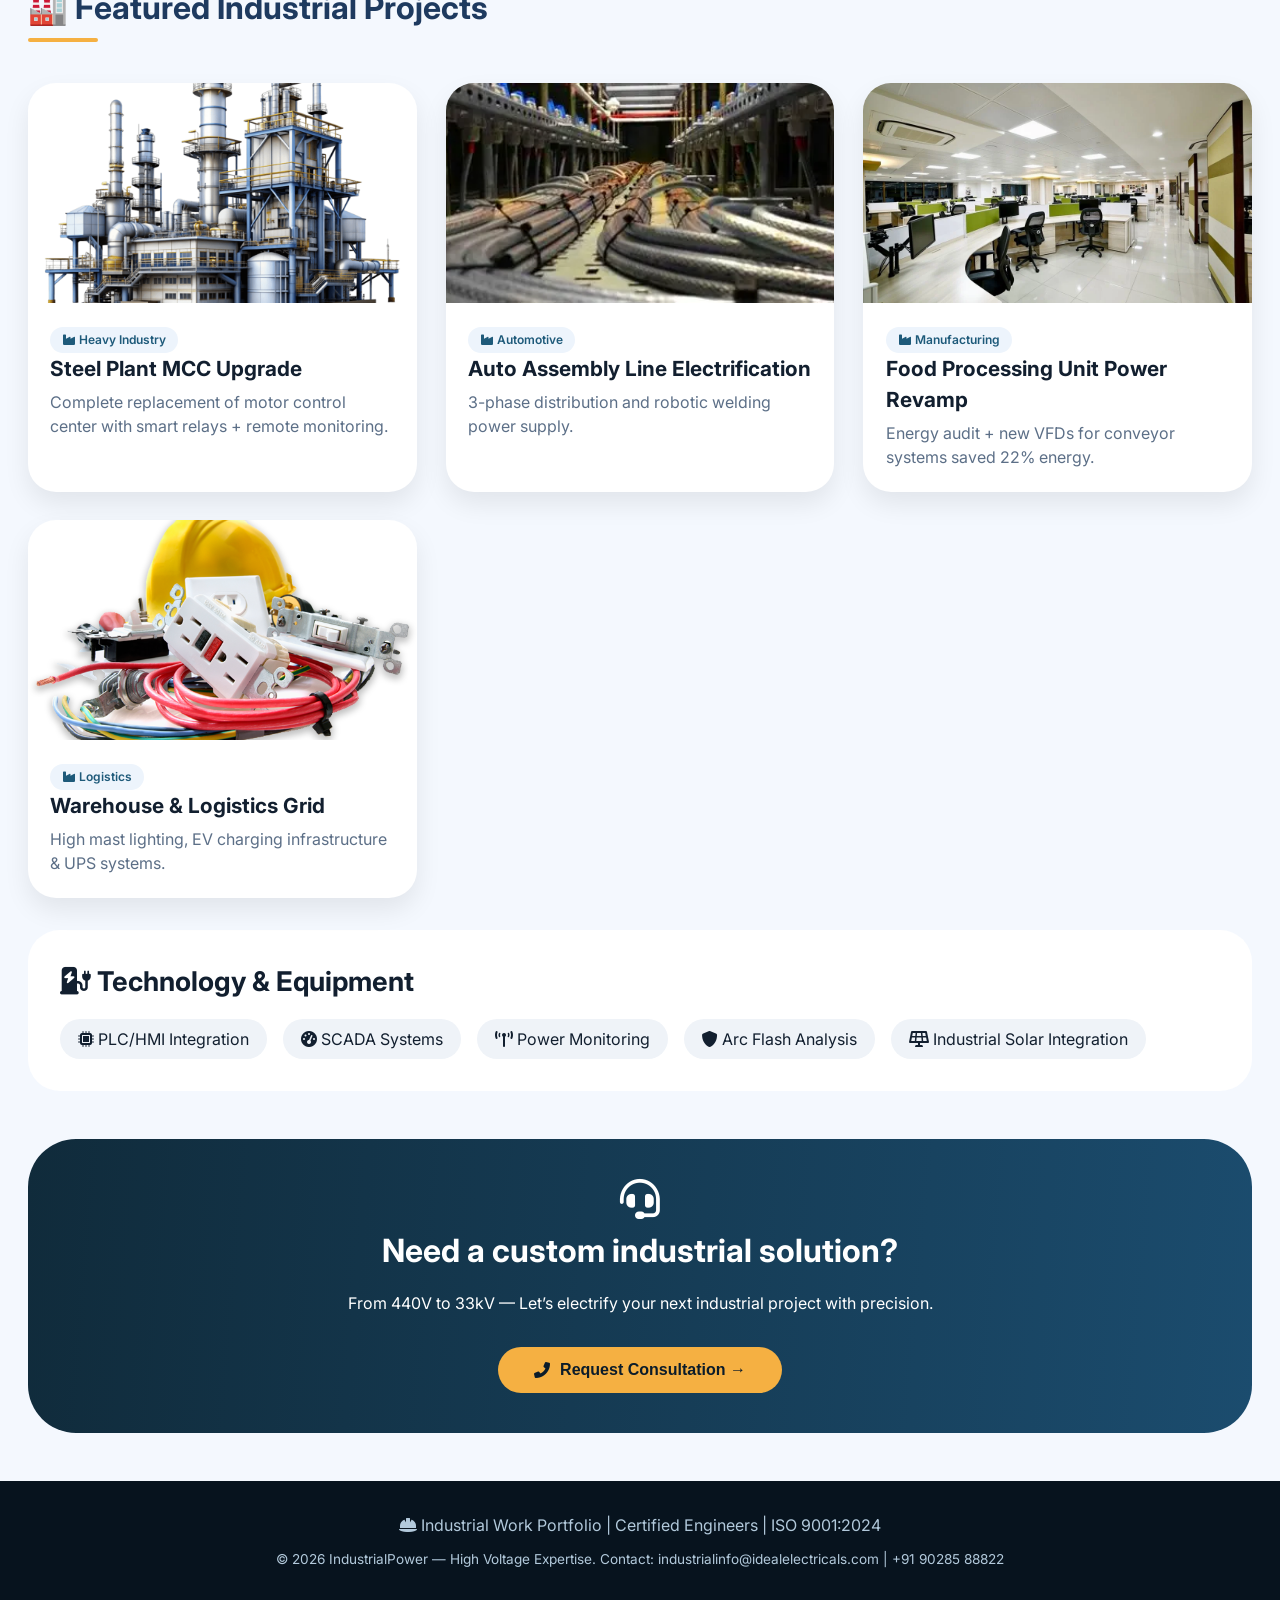
<file: industrial.html>
<!DOCTYPE html>
<html lang="en">

<head>
    <meta charset="UTF-8">
    <meta name="viewport" content="width=device-width, initial-scale=1.0, viewport-fit=cover">
    <title>Industrial Work Portfolio | Heavy Electrical Solutions</title>
    <!-- Google Fonts + Font Awesome 6 -->
    <link href="https://fonts.googleapis.com/css2?family=Inter:opsz,wght@14..32,300;14..32,400;14..32,600;14..32,700;14..32,800&display=swap" rel="stylesheet">
    <link rel="stylesheet" href="https://cdnjs.cloudflare.com/ajax/libs/font-awesome/6.0.0-beta3/css/all.min.css">
    <style>
        * {
            margin: 0;
            padding: 0;
            box-sizing: border-box;
        }
        
        body {
            font-family: 'Inter', sans-serif;
            background: #F4F8FE;
            color: #121f2f;
            line-height: 1.5;
        }
        /* container */
        
        .container {
            max-width: 1280px;
            margin: 0 auto;
            padding: 0 28px;
        }
        /* header */
        
        .site-header {
            background: #0B1C2A;
            padding: 1rem 0;
            position: sticky;
            top: 0;
            z-index: 100;
            box-shadow: 0 8px 20px rgba(0, 0, 0, 0.1);
        }
        
        .header-inner {
            display: flex;
            justify-content: space-between;
            align-items: center;
            flex-wrap: wrap;
            gap: 16px;
        }
        
        .logo {
            display: flex;
            align-items: center;
            gap: 12px;
            color: white;
            font-weight: 800;
            font-size: 1.6rem;
            letter-spacing: -0.5px;
        }
        
        .logo i {
            font-size: 2rem;
            color: #F5B042;
        }
        
        .back-link {
            background: rgba(255, 255, 255, 0.12);
            padding: 8px 20px;
            border-radius: 40px;
            color: white;
            text-decoration: none;
            font-weight: 500;
            transition: 0.2s;
            display: inline-flex;
            align-items: center;
            gap: 8px;
            font-size: 0.9rem;
        }
        
        .back-link:hover {
            background: #F5B042;
            color: #0B1C2A;
        }
        /* hero industrial */
        
        .industrial-hero {
            background: linear-gradient(105deg, #0F2A3B 0%, #1F4A6E 100%);
            color: white;
            padding: 3.5rem 0 3rem;
            border-bottom: 4px solid #F5B042;
        }
        
        .hero-content h1 {
            font-size: 3.2rem;
            font-weight: 800;
            letter-spacing: -1px;
            margin-bottom: 1.2rem;
        }
        
        .hero-content h1 i {
            color: #F5B042;
            margin-right: 12px;
        }
        
        .hero-badge {
            display: inline-block;
            background: #F5B04220;
            backdrop-filter: blur(4px);
            padding: 6px 16px;
            border-radius: 30px;
            font-size: 0.85rem;
            font-weight: 600;
            border: 1px solid #F5B042;
            margin-bottom: 1rem;
        }
        
        .hero-desc {
            font-size: 1.2rem;
            color: #E0EDF9;
            max-width: 700px;
            margin-bottom: 1.8rem;
        }
        
        .stats-row {
            display: flex;
            flex-wrap: wrap;
            gap: 2rem;
            margin-top: 2rem;
        }
        
        .stat-item {
            display: flex;
            align-items: center;
            gap: 12px;
        }
        
        .stat-number {
            font-size: 2rem;
            font-weight: 800;
            color: #F5B042;
        }
        /* section style */
        
        .section-title {
            font-size: 2rem;
            font-weight: 700;
            margin: 2.5rem 0 1.2rem;
            position: relative;
            display: inline-block;
            color: #1e3a5f;
        }
        
        .section-title:after {
            content: '';
            position: absolute;
            bottom: -10px;
            left: 0;
            width: 70px;
            height: 4px;
            background: #F5B042;
            border-radius: 4px;
        }
        
        .service-description {
            background: white;
            border-radius: 32px;
            padding: 2rem;
            margin: 1.8rem 0;
            box-shadow: 0 15px 30px rgba(0, 0, 0, 0.05);
        }
        
        .desc-text {
            font-size: 1.05rem;
            color: #2c4c6e;
            margin-bottom: 1.5rem;
            line-height: 1.7;
        }
        /* features grid */
        
        .features-grid {
            display: grid;
            grid-template-columns: repeat(auto-fit, minmax(270px, 1fr));
            gap: 1.8rem;
            margin: 2rem 0;
        }
        
        .feature-card {
            background: white;
            border-radius: 26px;
            padding: 1.6rem;
            transition: all 0.25s;
            box-shadow: 0 6px 14px rgba(0, 0, 0, 0.03);
            border: 1px solid #eef2f9;
        }
        
        .feature-card:hover {
            transform: translateY(-6px);
            border-color: #F5B042;
            box-shadow: 0 20px 30px rgba(0, 0, 0, 0.08);
        }
        
        .feature-icon {
            background: #FFEAD2;
            width: 60px;
            height: 60px;
            display: flex;
            align-items: center;
            justify-content: center;
            border-radius: 30px;
            margin-bottom: 1.2rem;
        }
        
        .feature-icon i {
            font-size: 2rem;
            color: #E67E22;
        }
        
        .feature-card h3 {
            font-size: 1.4rem;
            margin-bottom: 0.6rem;
        }
        /* project gallery */
        
        .gallery-showcase {
            display: grid;
            grid-template-columns: repeat(auto-fit, minmax(300px, 1fr));
            gap: 1.8rem;
            margin: 2rem 0;
        }
        
        .project-card {
            background: white;
            border-radius: 28px;
            overflow: hidden;
            box-shadow: 0 12px 26px rgba(0, 0, 0, 0.08);
            transition: 0.2s;
        }
        
        .project-img {
            height: 220px;
            background-size: cover;
            background-position: center;
        }
        
        .project-info {
            padding: 1.4rem;
        }
        
        .project-info h4 {
            font-size: 1.3rem;
            margin-bottom: 0.4rem;
        }
        
        .project-tag {
            display: inline-block;
            background: #EDF4FC;
            padding: 4px 12px;
            border-radius: 30px;
            font-size: 0.75rem;
            font-weight: 600;
            color: #1e5a7a;
        }
        /* full width banner */
        
        .cta-industrial {
            background: linear-gradient(95deg, #102b3b, #1b4c6e);
            border-radius: 48px;
            padding: 2.5rem;
            margin: 3rem 0;
            text-align: center;
            color: white;
        }
        
        .cta-industrial h3 {
            font-size: 2rem;
            margin-bottom: 1rem;
        }
        
        .cta-button {
            background: #F5B042;
            border: none;
            padding: 14px 36px;
            border-radius: 50px;
            font-weight: 700;
            font-size: 1rem;
            color: #0B1C2A;
            cursor: pointer;
            transition: 0.2s;
            margin-top: 1rem;
            display: inline-flex;
            align-items: center;
            gap: 10px;
        }
        
        .cta-button:hover {
            background: white;
            transform: scale(1.02);
        }
        
        footer {
            background: #07131E;
            color: #b2c9db;
            text-align: center;
            padding: 2rem;
            margin-top: 2rem;
        }
        
        @media (max-width: 700px) {
            .hero-content h1 {
                font-size: 2.2rem;
            }
            .section-title {
                font-size: 1.7rem;
            }
        }
    </style>
</head>

<body>

    <header class="site-header">
        <div class="container header-inner">
            <div class="logo">
                <i class="fas fa-industry"></i>
                <span>INDUSTRIAL<span style="color:#F5B042;">POWER</span></span>
            </div>
            <a href="#" class="back-link" id="backToMainLink"><i class="fas fa-arrow-left"></i> Back to All Services</a>
        </div>
    </header>

    <main>
        <!-- Hero Section -->
        <section class="industrial-hero">
            <div class="container hero-content">
                <div class="hero-badge"><i class="fas fa-bolt"></i> SINCE 2008 | HEAVY ELECTRICAL</div>
                <h1><i class="fas fa-microchip"></i> Industrial Work Portfolio</h1>
                <p class="hero-desc">High-voltage installations, motor control centers, plant automation, and industrial-grade power systems. We engineer reliability for factories, warehouses, and heavy industries.</p>
                <div class="stats-row">
                    <div class="stat-item"><span class="stat-number">250+</span> <span>Industrial Projects</span></div>
                    <div class="stat-item"><span class="stat-number">99.7%</span> <span>Uptime Record</span></div>
                    <div class="stat-item"><span class="stat-number">24/7</span> <span>Emergency Support</span></div>
                </div>
            </div>
        </section>

        <div class="container">
            <!-- Detailed description -->
            <div class="service-description">
                <h2 class="section-title">⚙️ End-to-End Industrial Electrification</h2>
                <div class="desc-text">
                    From heavy machinery wiring to complete plant load management, we deliver robust electrical infrastructure. Our certified industrial electricians handle 3-phase distribution, VFDs, MCC panels, and safety compliance. Using modern diagnostic tools, we minimize
                    production downtime and ensure long-term operational efficiency. Projects range from automotive assembly lines to steel plants and food processing units.
                </div>
            </div>

            <!-- Core capabilities -->
            <h2 class="section-title">🔧 Core Industrial Capabilities</h2>
            <div class="features-grid" id="featuresGrid"></div>

            <!-- Featured Projects Gallery -->
            <h2 class="section-title">🏭 Featured Industrial Projects</h2>
            <div class="gallery-showcase" id="projectsGallery"></div>

            <!-- Industrial Equipment & tech -->
            <div style="background: #ffffff; border-radius: 32px; padding: 2rem; margin: 2rem 0;">
                <h3 style="font-size: 1.7rem; margin-bottom: 1rem;"><i class="fas fa-charging-station"></i> Technology & Equipment</h3>
                <div style="display: flex; flex-wrap: wrap; gap: 1rem; margin-top: 1rem;">
                    <span style="background:#EFF3F8; padding: 8px 18px; border-radius: 60px;"><i class="fas fa-microchip"></i> PLC/HMI Integration</span>
                    <span style="background:#EFF3F8; padding: 8px 18px; border-radius: 60px;"><i class="fas fa-tachometer-alt"></i> SCADA Systems</span>
                    <span style="background:#EFF3F8; padding: 8px 18px; border-radius: 60px;"><i class="fas fa-tower-broadcast"></i> Power Monitoring</span>
                    <span style="background:#EFF3F8; padding: 8px 18px; border-radius: 60px;"><i class="fas fa-shield-alt"></i> Arc Flash Analysis</span>
                    <span style="background:#EFF3F8; padding: 8px 18px; border-radius: 60px;"><i class="fas fa-solar-panel"></i> Industrial Solar Integration</span>
                </div>
            </div>

            <!-- CTA section -->
            <div class="cta-industrial">
                <i class="fas fa-headset" style="font-size: 2.5rem; margin-bottom: 0.5rem;"></i>
                <h3>Need a custom industrial solution?</h3>
                <p style="margin-bottom: 1rem;">From 440V to 33kV — Let’s electrify your next industrial project with precision.</p>
                <button class="cta-button" id="contactCtaBtn"><i class="fas fa-phone-alt"></i> Request Consultation →</button>
            </div>
        </div>
    </main>

    <footer>
        <p><i class="fas fa-hard-hat"></i> Industrial Work Portfolio | Certified Engineers | ISO 9001:2024</p>
        <p style="margin-top: 12px; font-size: 0.85rem;">© 2026 IndustrialPower — High Voltage Expertise. Contact: industrialinfo@idealelectricals.com | +91 90285 88822</p>
    </footer>

    <script>
        // Data for features & projects (industrial focused)
        const industrialFeatures = [{
            icon: "fas fa-charging-station",
            title: "3-Phase Panel Design",
            desc: "Complete MCC & PCC panels with smart breakers."
        }, {
            icon: "fas fa-microchip",
            title: "VFD & Motor Control",
            desc: "Energy efficient VFD integration for heavy motors."
        }, {
            icon: "fas fa-shield-virus",
            title: "Load Management",
            desc: "Power factor correction & harmonic filtering."
        }, {
            icon: "fas fa-hard-hat",
            title: "Hazardous Area Wiring",
            desc: "Explosion-proof installations (Class I/II)."
        }, {
            icon: "fas fa-chart-line",
            title: "Industrial Automation",
            desc: "PLC / SCADA ready infrastructure."
        }, {
            icon: "fas fa-sync-alt",
            title: "Preventive Maintenance",
            desc: "Thermal scanning & predictive diagnostics."
        }];

        const industrialProjects = [{
            name: "Steel Plant MCC Upgrade",
            category: "Heavy Industry",
            img: "image/indsrtial.png",
            desc: "Complete replacement of motor control center with smart relays + remote monitoring."
        }, {
            name: "Auto Assembly Line Electrification",
            category: "Automotive",
            img: "image/Industrial.jpg",
            desc: "3-phase distribution and robotic welding power supply."
        }, {
            name: "Food Processing Unit Power Revamp",
            category: "Manufacturing",
            img: "image/interior.jpg",
            desc: "Energy audit + new VFDs for conveyor systems saved 22% energy."
        }, {
            name: "Warehouse & Logistics Grid",
            category: "Logistics",
            img: "image/electrical.png",
            desc: "High mast lighting, EV charging infrastructure & UPS systems."
        }];

        // render features
        function renderFeatures() {
            const container = document.getElementById('featuresGrid');
            if (!container) return;
            container.innerHTML = '';
            industrialFeatures.forEach(f => {
                const card = document.createElement('div');
                card.className = 'feature-card';
                card.innerHTML = `
        <div class="feature-icon"><i class="${f.icon}"></i></div>
        <h3>${f.title}</h3>
        <p style="color: #4F6F8F;">${f.desc}</p>
      `;
                container.appendChild(card);
            });
        }

        // render project gallery
        function renderProjects() {
            const gallery = document.getElementById('projectsGallery');
            if (!gallery) return;
            gallery.innerHTML = '';
            industrialProjects.forEach(proj => {
                const card = document.createElement('div');
                card.className = 'project-card';
                card.innerHTML = `
        <div class="project-img" style="background-image: url('${proj.img}'); background-size: cover;"></div>
        <div class="project-info">
          <span class="project-tag"><i class="fas fa-industry"></i> ${proj.category}</span>
          <h4>${proj.name}</h4>
          <p style="color: #5c6f87; margin-top: 6px;">${proj.desc}</p>
        </div>
      `;
                gallery.appendChild(card);
            });
        }

        // Interactive contact / alert (for demo)
        const contactBtn = document.getElementById('contactCtaBtn');
        if (contactBtn) {
            contactBtn.addEventListener('click', () => {
                alert("📞 Industrial Work consultation:\nCall +91 90285 88822-HEAVY\nEmail: industrialinfo@idealelectricals.com\nWe'll respond within 2 hours.");
            });
        }

        // back to services link - show a message and simulate return (since standalone portfolio, we can link to previous context or just show information)
        const backLink = document.getElementById('backToMainLink');
        if (backLink) {
            backLink.addEventListener('click', (e) => {
                e.preventDefault();
                alert("↩️ Navigate back to master services page.\n(Industrial Portfolio standalone - you can close or use browser back)");
                // optionally redirect to a dummy index if needed, but for standalone we just inform.
            });
        }

        // render on load
        renderFeatures();
        renderProjects();

        // add animation & interactive hover for project images (optional)
        console.log("Industrial Work Portfolio — Heavy electrical solutions");
    </script>
</body>

</html>
</file>
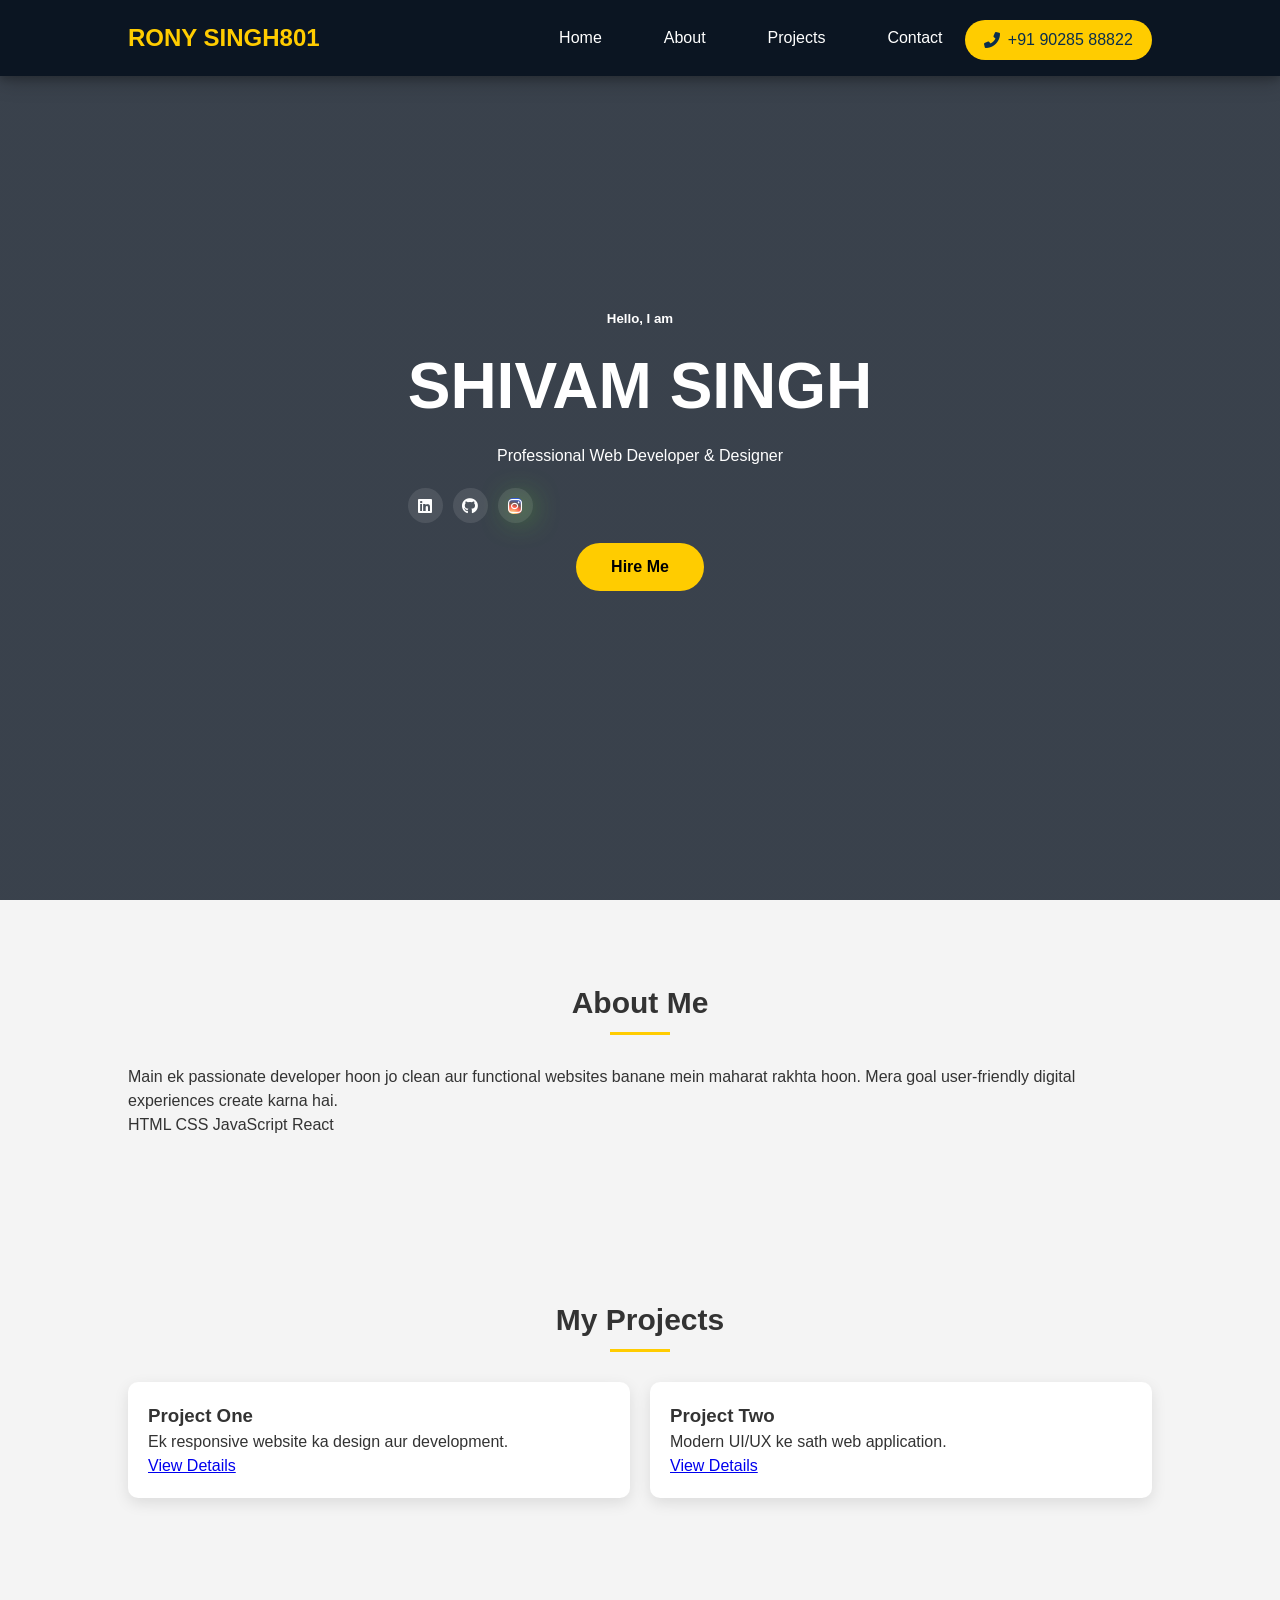
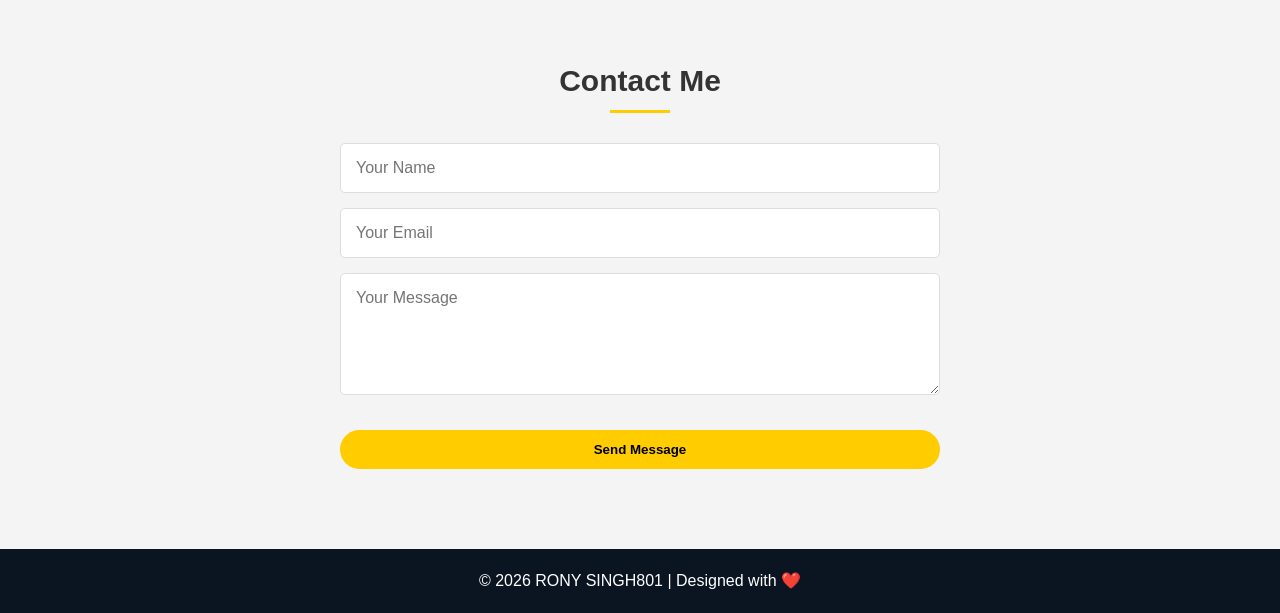
<file: project-2.html>
<!DOCTYPE html>
<html lang="en">

<head>
    <meta charset="UTF-8">
    <meta name="viewport" content="width=device-width, initial-scale=1.0">
    <title>My Professional Portfolio</title>
    <link rel="stylesheet" href="style.css">
    <link rel="stylesheet" href="https://cdnjs.cloudflare.com/ajax/libs/font-awesome/6.0.0/css/all.min.css">
</head>
<style>
    /* General Setup */
    
    * {
        margin: 0;
        padding: 0;
        box-sizing: border-box;
        font-family: 'Poppins', sans-serif;
        scroll-behavior: smooth;
    }
    
     :root {
        --primary-color: #0b1522;
        --accent-gold: #ffcc00;
        --text-white: #ffffff;
    }
    
    body {
        background-color: #f4f4f4;
        color: #333;
    }
    /* Navbar */
    
    .navbar {
        display: flex;
        justify-content: space-between;
        align-items: center;
        padding: 20px 10%;
        background: var(--primary-color);
        position: fixed;
        width: 100%;
        z-index: 1000;
    }
    
    .logo {
        color: var(--accent-gold);
        font-size: 24px;
        font-weight: 800;
    }
    
    .nav-links {
        display: flex;
        list-style: none;
    }
    
    .nav-links li a {
        color: white;
        text-decoration: none;
        margin-left: 30px;
        font-weight: 500;
        transition: 0.3s;
    }
    
    .nav-links li a:hover {
        color: var(--accent-gold);
    }
    
    .call-now {
        background: var(--accent-gold);
        padding: 0.5rem 1.2rem;
        border-radius: 40px;
        color: #0a2e4d !important;
        font-weight: 700;
        display: flex;
        position: absolute;
        right: 10%;
        top: 20px;
        gap: 8px;
        text-decoration: none;
    }
    
    .call-now i {
        font-size: 1rem;
    }
    
    .call-now:hover {
        background: #e69500;
        color: white !important;
    }
    /* Hero Section */
    
    .hero {
        height: 100vh;
        background: linear-gradient(rgba(11, 21, 34, 0.8), rgba(11, 21, 34, 0.8)), url('https://images.unsplash.com/photo-1484417894907-623942c8ee29?auto=format&fit=crop&w=1600&q=80');
        background-size: cover;
        background-position: center;
        display: flex;
        justify-content: center;
        align-items: center;
        text-align: center;
        color: white;
    }
    
    .hero-text h1 {
        font-size: 4rem;
        margin: 10px 0;
    }
    
    .btn {
        display: inline-block;
        padding: 12px 35px;
        background: var(--accent-gold);
        color: #000;
        text-decoration: none;
        border-radius: 30px;
        font-weight: 700;
        margin-top: 20px;
        transition: 0.3s;
        border: none;
        cursor: pointer;
    }
    
    .btn:hover {
        transform: scale(1.05);
    }
    /* Sections */
    
    section {
        padding: 80px 10%;
    }
    
    .section-title {
        text-align: center;
        font-size: 30px;
        margin-bottom: 40px;
        position: relative;
    }
    
    .section-title::after {
        content: '';
        width: 60px;
        height: 3px;
        background: var(--accent-gold);
        position: absolute;
        bottom: -10px;
        left: 50%;
        transform: translateX(-50%);
    }
    /* Project Cards */
    
    .project-grid {
        display: grid;
        grid-template-columns: repeat(auto-fit, minmax(300px, 1fr));
        gap: 20px;
    }
    
    .project-card {
        background: white;
        padding: 20px;
        border-radius: 10px;
        box-shadow: 0 5px 15px rgba(0, 0, 0, 0.1);
        transition: 0.3s;
    }
    
    .project-card:hover {
        transform: translateY(-5px);
    }
    /* Contact Form */
    
    #contact-form {
        max-width: 600px;
        margin: 0 auto;
        display: flex;
        flex-direction: column;
        gap: 15px;
    }
    
    #contact-form input,
    #contact-form textarea {
        padding: 15px;
        border: 1px solid #ddd;
        border-radius: 5px;
    }
    
    footer {
        text-align: center;
        padding: 20px;
        background: var(--primary-color);
        color: white;
    }
    /* Responsive */
    
    @media (max-width: 768px) {
        .nav-links {
            display: none;
        }
        .hero-text h1 {
            font-size: 2.5rem;
        }
    }
</style>

<body>

    <nav class="navbar">
        <div class="logo">RONY SINGH801</div>
        <ul class="nav-links">
            <li><a href="#home">Home</a></li>
            <li><a href="#about">About</a></li>
            <li><a href="#projects">Projects</a></li>
            <li><a href="#contact">Contact</a></li>
            <a href="tel:+919028588822" class="call-now"><i class="fas fa-phone-alt"></i> +91 90285 88822</a>
        </ul>
        <div class="burger">
            <div class="line1"></div>
            <div class="line2"></div>
            <div class="line3"></div>
        </div>
    </nav>

    <section id="home" class="hero">
        <div class="hero-text">
            <h5>Hello, I am</h5>
            <h1>SHIVAM SINGH</h1>
            <p>Professional Web Developer & Designer</p>
            <div class="social-icons">
                <a href="#"><i class="fab fa-linkedin"></i></a>
                <a href="#"><i class="fab fa-github"></i></a>
                <a href="#"><i class="fab fa-instagram"></i></a>
            </div>
            <a href="#contact" class="btn">Hire Me</a>
        </div>
    </section>

    <section id="about" class="about">
        <h2 class="section-title">About Me</h2>
        <div class="about-container">
            <div class="about-content">
                <p>Main ek passionate developer hoon jo clean aur functional websites banane mein maharat rakhta hoon. Mera goal user-friendly digital experiences create karna hai.</p>
                <div class="skills">
                    <span class="skill">HTML</span>
                    <span class="skill">CSS</span>
                    <span class="skill">JavaScript</span>
                    <span class="skill">React</span>
                </div>
            </div>
        </div>
    </section>

    <section id="projects" class="projects">
        <h2 class="section-title">My Projects</h2>
        <div class="project-grid">
            <div class="project-card">
                <h3>Project One</h3>
                <p>Ek responsive website ka design aur development.</p>
                <a href="index.html">View Details</a>
            </div>
            <div class="project-card">
                <h3>Project Two</h3>
                <p>Modern UI/UX ke sath web application.</p>
                <a href="project.html">View Details</a>
            </div>
        </div>
    </section>

    <section id="contact" class="contact">
        <h2 class="section-title">Contact Me</h2>
        <form id="contact-form">
            <input type="text" id="name" placeholder="Your Name" required>
            <input type="email" placeholder="Your Email" required>
            <textarea placeholder="Your Message" rows="5" required></textarea>
            <button type="submit" class="btn">Send Message</button>
        </form>
    </section>

    <footer>
        <p>&copy; 2026 RONY SINGH801 | Designed with ❤️</p>
    </footer>

    <script src="#">
        document.addEventListener('DOMContentLoaded', () => {
            const form = document.getElementById('contact-form');

            form.addEventListener('submit', (e) => {
                e.preventDefault();

                const name = document.getElementById('name').value;

                // Custom Alert
                alert(`✅ Thank you ${name}! Your message has been sent successfully.`);

                form.reset();
            });

            // Smooth scroll check
            console.log("Portfolio Loaded Successfully");
        });
    </script>
</body>

</html>
</file>
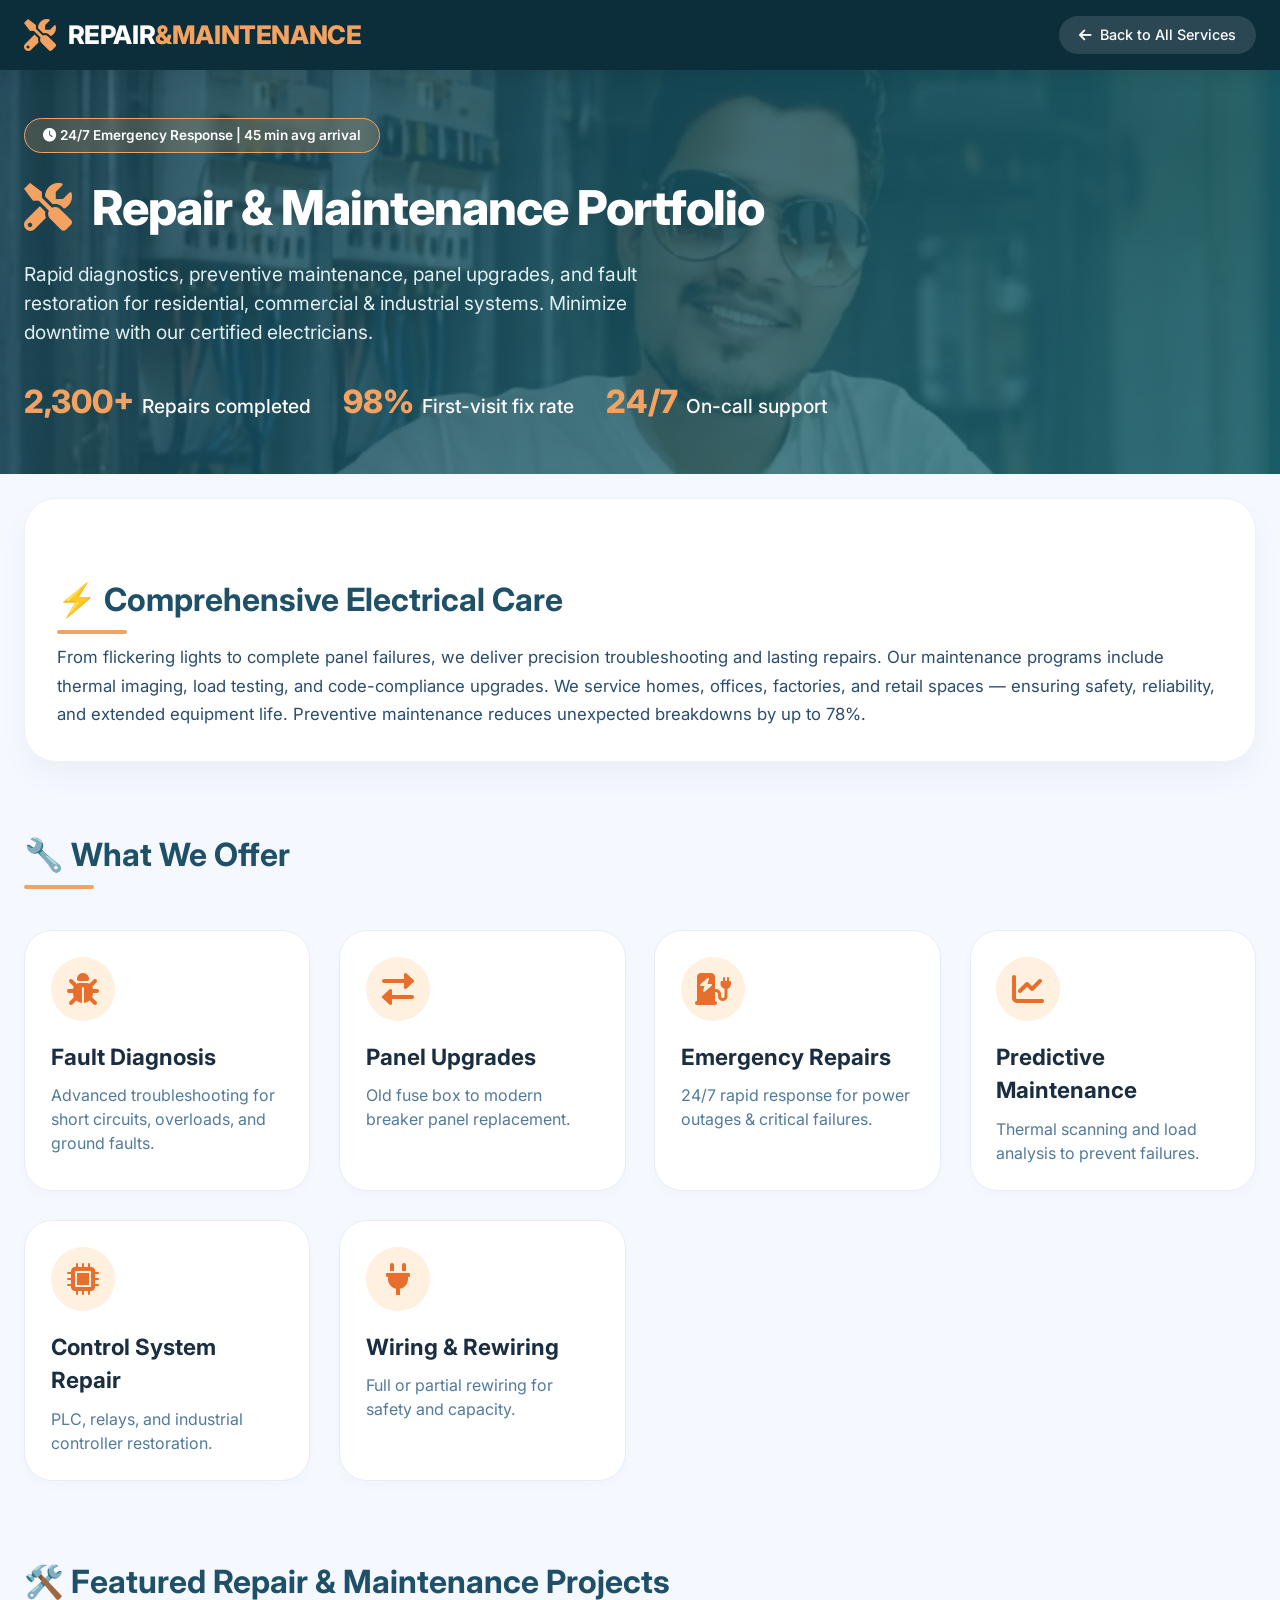
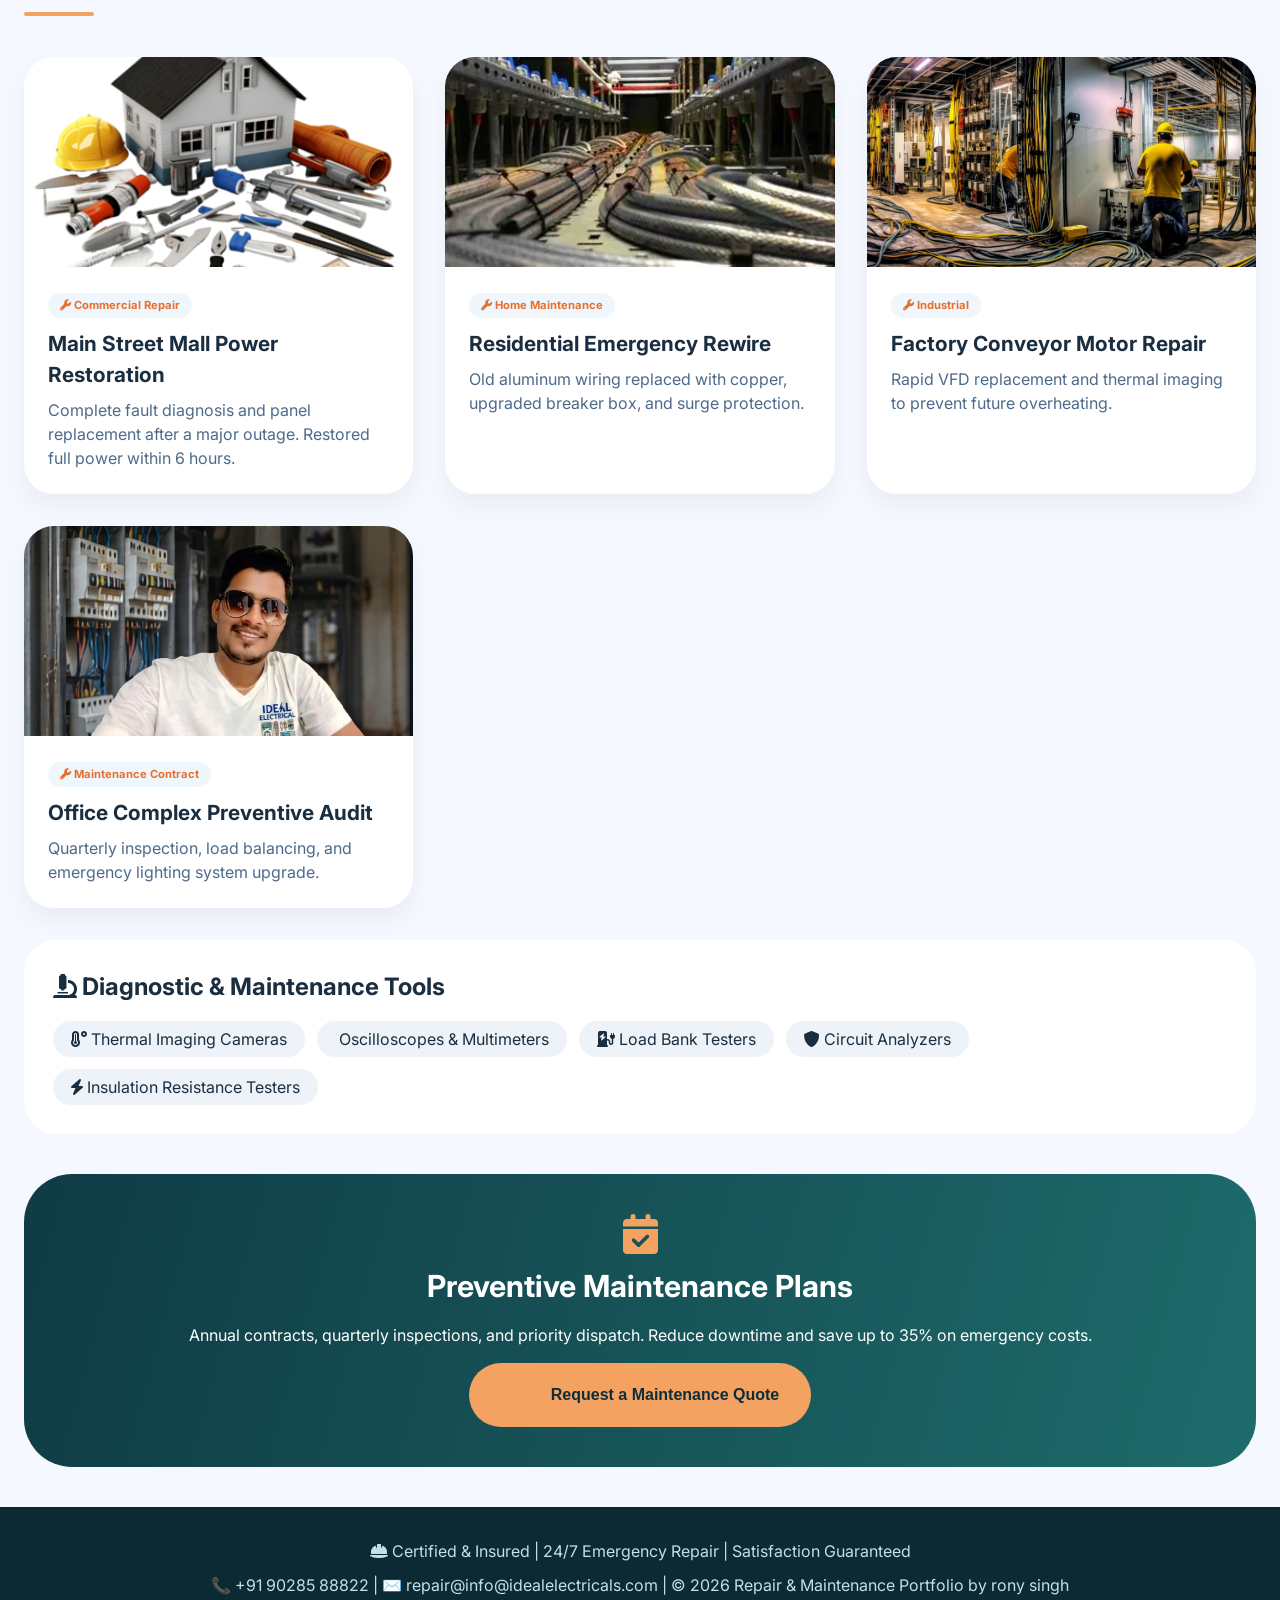
<file: Repair&Maintenance.html>
<!DOCTYPE html>
<html lang="en">

<head>
    <meta charset="UTF-8">
    <meta name="viewport" content="width=device-width, initial-scale=1.0, viewport-fit=cover">
    <title>Repair & Maintenance | Electrical Reliability Experts</title>
    <!-- Google Fonts + Font Awesome 6 -->
    <link href="https://fonts.googleapis.com/css2?family=Inter:opsz,wght@14..32,300;14..32,400;14..32,600;14..32,700;14..32,800&display=swap" rel="stylesheet">
    <link rel="stylesheet" href="https://cdnjs.cloudflare.com/ajax/libs/font-awesome/6.0.0-beta3/css/all.min.css">
    <style>
        * {
            margin: 0;
            padding: 0;
            box-sizing: border-box;
        }
        
        body {
            font-family: 'Inter', sans-serif;
            background: #F5F9FF;
            color: #1A2E40;
            line-height: 1.5;
        }
        
        .container {
            max-width: 1280px;
            margin: 0 auto;
            padding: 0 24px;
        }
        /* header */
        
        .site-header {
            background: #0C2E3B;
            padding: 1rem 0;
            position: sticky;
            top: 0;
            z-index: 100;
            box-shadow: 0 6px 16px rgba(0, 0, 0, 0.08);
        }
        
        .header-inner {
            display: flex;
            justify-content: space-between;
            align-items: center;
            flex-wrap: wrap;
            gap: 16px;
        }
        
        .logo {
            display: flex;
            align-items: center;
            gap: 12px;
            color: white;
            font-weight: 800;
            font-size: 1.6rem;
            letter-spacing: -0.4px;
        }
        
        .logo i {
            font-size: 2rem;
            color: #F4A261;
        }
        
        .back-link {
            background: rgba(255, 255, 255, 0.12);
            padding: 8px 20px;
            border-radius: 40px;
            color: white;
            text-decoration: none;
            font-weight: 500;
            transition: 0.2s;
            display: inline-flex;
            align-items: center;
            gap: 8px;
            font-size: 0.9rem;
        }
        
        .back-link:hover {
            background: #F4A261;
            color: #0C2E3B;
        }
        /* hero section with repair-maintenance themed image */
        
        .repair-hero {
            background: linear-gradient(115deg, #164455 0%, #1F6E7A 100%);
            color: white;
            padding: 3rem 0 3rem;
            position: relative;
            overflow: hidden;
        }
        
        .repair-hero::before {
            content: "";
            position: absolute;
            top: 0;
            left: 0;
            width: 100%;
            height: 100%;
            background-image: url('image/founder.jpeg');
            /* repair style: tool/workshop image */
            background-size: cover;
            background-position: center 40%;
            opacity: 0.2;
            pointer-events: none;
        }
        
        .hero-content {
            position: relative;
            z-index: 2;
        }
        
        .hero-badge {
            background: #F4A26130;
            backdrop-filter: blur(6px);
            display: inline-block;
            padding: 6px 18px;
            border-radius: 40px;
            font-size: 0.85rem;
            font-weight: 600;
            border: 1px solid #F4A261;
            margin-bottom: 1.2rem;
        }
        
        .hero-content h1 {
            font-size: 3rem;
            font-weight: 800;
            letter-spacing: -1px;
            margin-bottom: 1rem;
        }
        
        .hero-content h1 i {
            color: #F4A261;
            margin-right: 12px;
        }
        
        .hero-desc {
            font-size: 1.2rem;
            color: #e1f0f5;
            max-width: 680px;
            margin-bottom: 2rem;
        }
        
        .stats-row {
            display: flex;
            flex-wrap: wrap;
            gap: 2rem;
            margin-top: 1.5rem;
        }
        
        .stat-item {
            display: flex;
            align-items: baseline;
            gap: 8px;
            font-size: 1.2rem;
            font-weight: 500;
        }
        
        .stat-number {
            font-size: 2rem;
            font-weight: 800;
            color: #F4A261;
        }
        /* section titles */
        
        .section-title {
            font-size: 2rem;
            font-weight: 700;
            margin: 2.8rem 0 1.2rem;
            position: relative;
            display: inline-block;
            color: #1F5068;
        }
        
        .section-title:after {
            content: '';
            position: absolute;
            bottom: -10px;
            left: 0;
            width: 70px;
            height: 4px;
            background: #F4A261;
            border-radius: 6px;
        }
        /* description card */
        
        .desc-card {
            background: white;
            border-radius: 32px;
            padding: 2rem;
            margin: 1.5rem 0;
            box-shadow: 0 15px 30px rgba(0, 0, 0, 0.04);
            border: 1px solid #eef2f8;
        }
        
        .desc-text {
            font-size: 1.05rem;
            color: #2A4D6C;
            line-height: 1.7;
        }
        /* features grid */
        
        .features-grid {
            display: grid;
            grid-template-columns: repeat(auto-fit, minmax(280px, 1fr));
            gap: 1.8rem;
            margin: 2rem 0;
        }
        
        .feature-card {
            background: white;
            border-radius: 28px;
            padding: 1.6rem;
            transition: 0.25s ease;
            border: 1px solid #E6EDF6;
            box-shadow: 0 5px 12px rgba(0, 0, 0, 0.02);
        }
        
        .feature-card:hover {
            transform: translateY(-6px);
            border-color: #F4A261;
            box-shadow: 0 18px 30px rgba(0, 0, 0, 0.08);
        }
        
        .feature-icon {
            background: #FFF0E0;
            width: 64px;
            height: 64px;
            display: flex;
            align-items: center;
            justify-content: center;
            border-radius: 32px;
            margin-bottom: 1.2rem;
        }
        
        .feature-icon i {
            font-size: 2rem;
            color: #E76F2D;
        }
        
        .feature-card h3 {
            font-size: 1.4rem;
            margin-bottom: 0.6rem;
        }
        
        .feature-card p {
            color: #527a9b;
        }
        /* project gallery (repair & maintenance theme) */
        
        .projects-gallery {
            display: grid;
            grid-template-columns: repeat(auto-fit, minmax(300px, 1fr));
            gap: 2rem;
            margin: 2rem 0;
        }
        
        .project-item {
            background: white;
            border-radius: 30px;
            overflow: hidden;
            transition: 0.2s;
            box-shadow: 0 12px 24px rgba(0, 0, 0, 0.05);
        }
        
        .project-img {
            height: 210px;
            background-size: cover;
            background-position: center;
            transition: transform 0.3s;
        }
        
        .project-item:hover .project-img {
            transform: scale(1.02);
        }
        
        .project-info {
            padding: 1.5rem;
        }
        
        .project-tag {
            background: #EFF6FC;
            padding: 4px 12px;
            border-radius: 40px;
            font-size: 0.7rem;
            font-weight: 700;
            color: #E76F2D;
            display: inline-block;
            margin-bottom: 10px;
        }
        
        .project-info h4 {
            font-size: 1.3rem;
            margin-bottom: 0.5rem;
        }
        /* preventive maintenance banner */
        
        .pm-banner {
            background: linear-gradient(105deg, #0f3b44, #1e6b6b);
            border-radius: 48px;
            padding: 2.5rem;
            margin: 2.5rem 0;
            text-align: center;
            color: white;
        }
        
        .pm-banner i {
            font-size: 2.5rem;
            color: #F4A261;
        }
        
        .pm-banner h3 {
            font-size: 1.9rem;
            margin: 0.6rem 0 0.8rem;
        }
        
        .cta-button {
            background: #F4A261;
            border: none;
            padding: 12px 32px;
            border-radius: 50px;
            font-weight: 700;
            font-size: 1rem;
            color: #0C2E3B;
            cursor: pointer;
            transition: 0.2s;
            display: inline-flex;
            align-items: center;
            gap: 10px;
            margin-top: 1rem;
        }
        
        .cta-button:hover {
            background: white;
            transform: scale(1.02);
        }
        
        footer {
            background: #0B2A33;
            color: #C4DFE6;
            text-align: center;
            padding: 2rem;
            margin-top: 2rem;
        }
        
        @media (max-width: 700px) {
            .hero-content h1 {
                font-size: 2rem;
            }
            .section-title {
                font-size: 1.6rem;
            }
        }
    </style>
</head>

<body>

    <header class="site-header">
        <div class="container header-inner">
            <div class="logo">
                <i class="fas fa-tools"></i>
                <span>REPAIR<span style="color:#F4A261;">&MAINTENANCE</span></span>
            </div>
            <a href="#" class="back-link" id="backToServicesBtn"><i class="fas fa-arrow-left"></i> Back to All Services</a>
        </div>
    </header>

    <main>
        <!-- Hero Section with Repair & Maintenance imagery background -->
        <section class="repair-hero">
            <div class="container hero-content">
                <div class="hero-badge"><i class="fas fa-clock"></i> 24/7 Emergency Response | 45 min avg arrival</div>
                <h1><i class="fas fa-screwdriver-wrench"></i> Repair & Maintenance Portfolio</h1>
                <p class="hero-desc">Rapid diagnostics, preventive maintenance, panel upgrades, and fault restoration for residential, commercial & industrial systems. Minimize downtime with our certified electricians.</p>
                <div class="stats-row">
                    <div class="stat-item"><span class="stat-number">2,300+</span> <span>Repairs completed</span></div>
                    <div class="stat-item"><span class="stat-number">98%</span> <span>First-visit fix rate</span></div>
                    <div class="stat-item"><span class="stat-number">24/7</span> <span>On-call support</span></div>
                </div>
            </div>
        </section>

        <div class="container">
            <!-- Description -->
            <div class="desc-card">
                <h2 class="section-title">⚡ Comprehensive Electrical Care</h2>
                <div class="desc-text">
                    From flickering lights to complete panel failures, we deliver precision troubleshooting and lasting repairs. Our maintenance programs include thermal imaging, load testing, and code-compliance upgrades. We service homes, offices, factories, and retail
                    spaces — ensuring safety, reliability, and extended equipment life. Preventive maintenance reduces unexpected breakdowns by up to 78%.
                </div>
            </div>

            <!-- Core service features -->
            <h2 class="section-title">🔧 What We Offer</h2>
            <div class="features-grid" id="featuresGrid"></div>

            <!-- Real projects gallery (Repair & Maintenance type images) -->
            <h2 class="section-title">🛠️ Featured Repair & Maintenance Projects</h2>
            <div class="projects-gallery" id="projectsGallery"></div>

            <!-- Tools and tech showcase -->
            <div style="background: #ffffff; border-radius: 32px; padding: 1.8rem; margin: 1.5rem 0;">
                <h3 style="font-size: 1.5rem; margin-bottom: 1rem;"><i class="fas fa-microscope"></i> Diagnostic & Maintenance Tools</h3>
                <div style="display: flex; flex-wrap: wrap; gap: 12px;">
                    <span style="background:#EEF3F9; padding: 6px 18px; border-radius: 60px;"><i class="fas fa-temperature-high"></i> Thermal Imaging Cameras</span>
                    <span style="background:#EEF3F9; padding: 6px 18px; border-radius: 60px;"><i class="fas fa-waveform"></i> Oscilloscopes & Multimeters</span>
                    <span style="background:#EEF3F9; padding: 6px 18px; border-radius: 60px;"><i class="fas fa-charging-station"></i> Load Bank Testers</span>
                    <span style="background:#EEF3F9; padding: 6px 18px; border-radius: 60px;"><i class="fas fa-shield-alt"></i> Circuit Analyzers</span>
                    <span style="background:#EEF3F9; padding: 6px 18px; border-radius: 60px;"><i class="fas fa-bolt"></i> Insulation Resistance Testers</span>
                </div>
            </div>

            <!-- Preventive maintenance CTA -->
            <div class="pm-banner">
                <i class="fas fa-calendar-check"></i>
                <h3>Preventive Maintenance Plans</h3>
                <p>Annual contracts, quarterly inspections, and priority dispatch. Reduce downtime and save up to 35% on emergency costs.</p>
                <button class="cta-button" id="maintenanceCtaBtn"><i class="fas fa-headset"></i> Request a Maintenance Quote</button>
            </div>
        </div>
    </main>

    <footer>
        <p><i class="fas fa-hard-hat"></i> Certified & Insured | 24/7 Emergency Repair | Satisfaction Guaranteed</p>
        <p style="margin-top: 10px;">📞 +91 90285 88822 | ✉️ repair@info@idealelectricals.com | © 2026 Repair & Maintenance Portfolio by rony singh</p>
    </footer>

    <script>
        // Data for repair & maintenance specific features
        const repairFeatures = [{
            icon: "fas fa-bug",
            title: "Fault Diagnosis",
            desc: "Advanced troubleshooting for short circuits, overloads, and ground faults."
        }, {
            icon: "fas fa-exchange-alt",
            title: "Panel Upgrades",
            desc: "Old fuse box to modern breaker panel replacement."
        }, {
            icon: "fas fa-charging-station",
            title: "Emergency Repairs",
            desc: "24/7 rapid response for power outages & critical failures."
        }, {
            icon: "fas fa-chart-line",
            title: "Predictive Maintenance",
            desc: "Thermal scanning and load analysis to prevent failures."
        }, {
            icon: "fas fa-microchip",
            title: "Control System Repair",
            desc: "PLC, relays, and industrial controller restoration."
        }, {
            icon: "fas fa-plug",
            title: "Wiring & Rewiring",
            desc: "Full or partial rewiring for safety and capacity."
        }];

        // Project gallery data - images reflect repair/maintenance (workshop, fixing, electrician)
        const repairProjects = [{
            name: "Main Street Mall Power Restoration",
            category: "Commercial Repair",
            img: "image/Repair & Maintenance.png",
            desc: "Complete fault diagnosis and panel replacement after a major outage. Restored full power within 6 hours."
        }, {
            name: "Residential Emergency Rewire",
            category: "Home Maintenance",
            img: "image/Industrial.jpg",
            desc: "Old aluminum wiring replaced with copper, upgraded breaker box, and surge protection."
        }, {
            name: "Factory Conveyor Motor Repair",
            category: "Industrial",
            img: "image/electric work.jpg",
            desc: "Rapid VFD replacement and thermal imaging to prevent future overheating."
        }, {
            name: "Office Complex Preventive Audit",
            category: "Maintenance Contract",
            img: "image/founder.jpeg",
            desc: "Quarterly inspection, load balancing, and emergency lighting system upgrade."
        }];

        // Render features
        function renderRepairFeatures() {
            const container = document.getElementById('featuresGrid');
            if (!container) return;
            container.innerHTML = '';
            repairFeatures.forEach(f => {
                const card = document.createElement('div');
                card.className = 'feature-card';
                card.innerHTML = `
        <div class="feature-icon"><i class="${f.icon}"></i></div>
        <h3>${f.title}</h3>
        <p>${f.desc}</p>
      `;
                container.appendChild(card);
            });
        }

        // Render project gallery with repair/maintenance style images (picsum but themed alt text)
        function renderRepairProjects() {
            const galleryContainer = document.getElementById('projectsGallery');
            if (!galleryContainer) return;
            galleryContainer.innerHTML = '';
            repairProjects.forEach(proj => {
                const projectDiv = document.createElement('div');
                projectDiv.className = 'project-item';
                projectDiv.innerHTML = `
        <div class="project-img" style="background-image: url('${proj.img}'); background-size: cover; background-position: center;"></div>
        <div class="project-info">
          <span class="project-tag"><i class="fas fa-wrench"></i> ${proj.category}</span>
          <h4>${proj.name}</h4>
          <p style="color: #4d6a8a;">${proj.desc}</p>
        </div>
      `;
                galleryContainer.appendChild(projectDiv);
            });
        }

        // Initialize and event handlers
        renderRepairFeatures();
        renderRepairProjects();

        // CTA button alert (repair & maintenance consultation)
        const ctaBtn = document.getElementById('maintenanceCtaBtn');
        if (ctaBtn) {
            ctaBtn.addEventListener('click', () => {
                alert("🔧 Repair & Maintenance team — Get a quote within 2 hours.\n📞 Call: +91 90285 88822\n📧 repair@info@idealelectricals.com\nAvailable 24/7 for emergencies.");
            });
        }

        // Back to services link (simulate navigation / info)
        const backButton = document.getElementById('backToServicesBtn');
        if (backButton) {
            backButton.addEventListener('click', (e) => {
                e.preventDefault();
                alert("↩️ Return to main services dashboard. (Standalone Repair & Maintenance portfolio page)");
                // optionally, window.history.back() but just informative.
            });
        }

        // Additional hover tooltip effect for stat items
        console.log("Repair & Maintenance Portfolio — Ready for 24/7 electrical service.");
    </script>
</body>

</html>
</file>
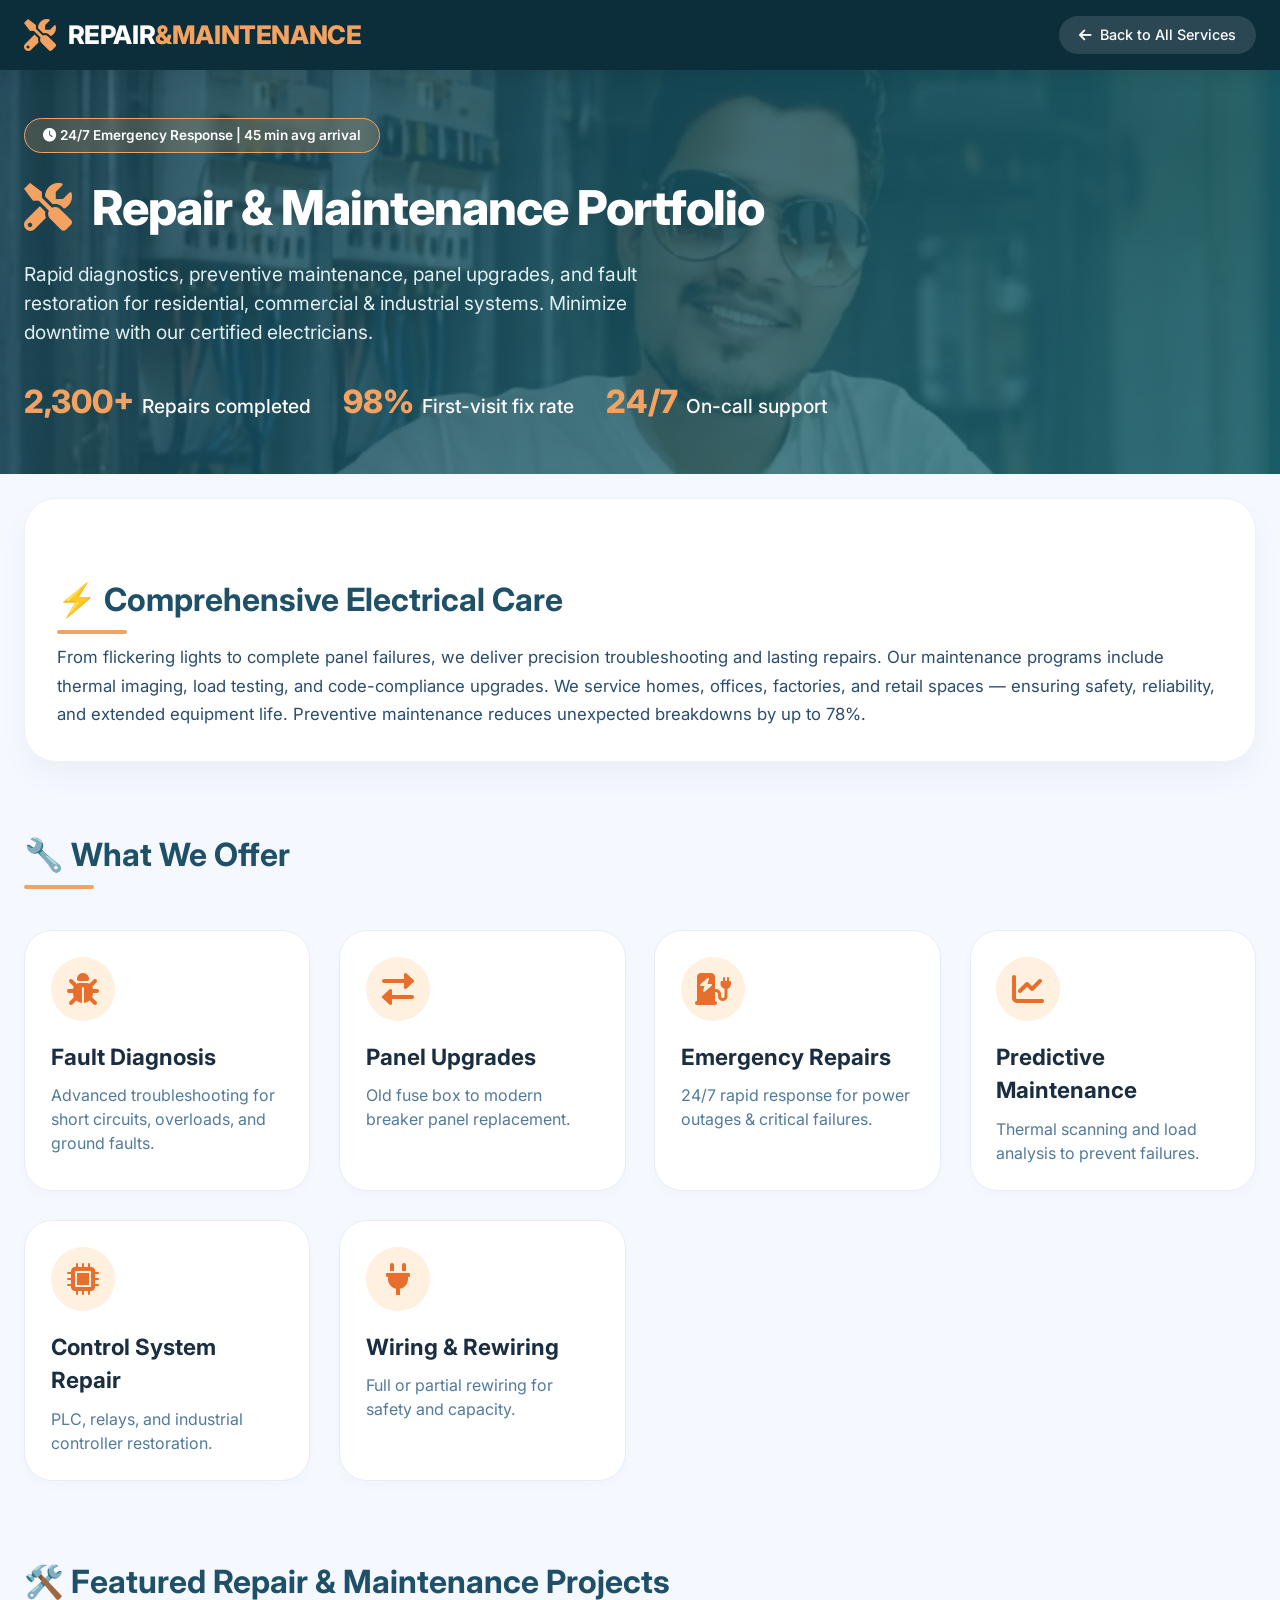
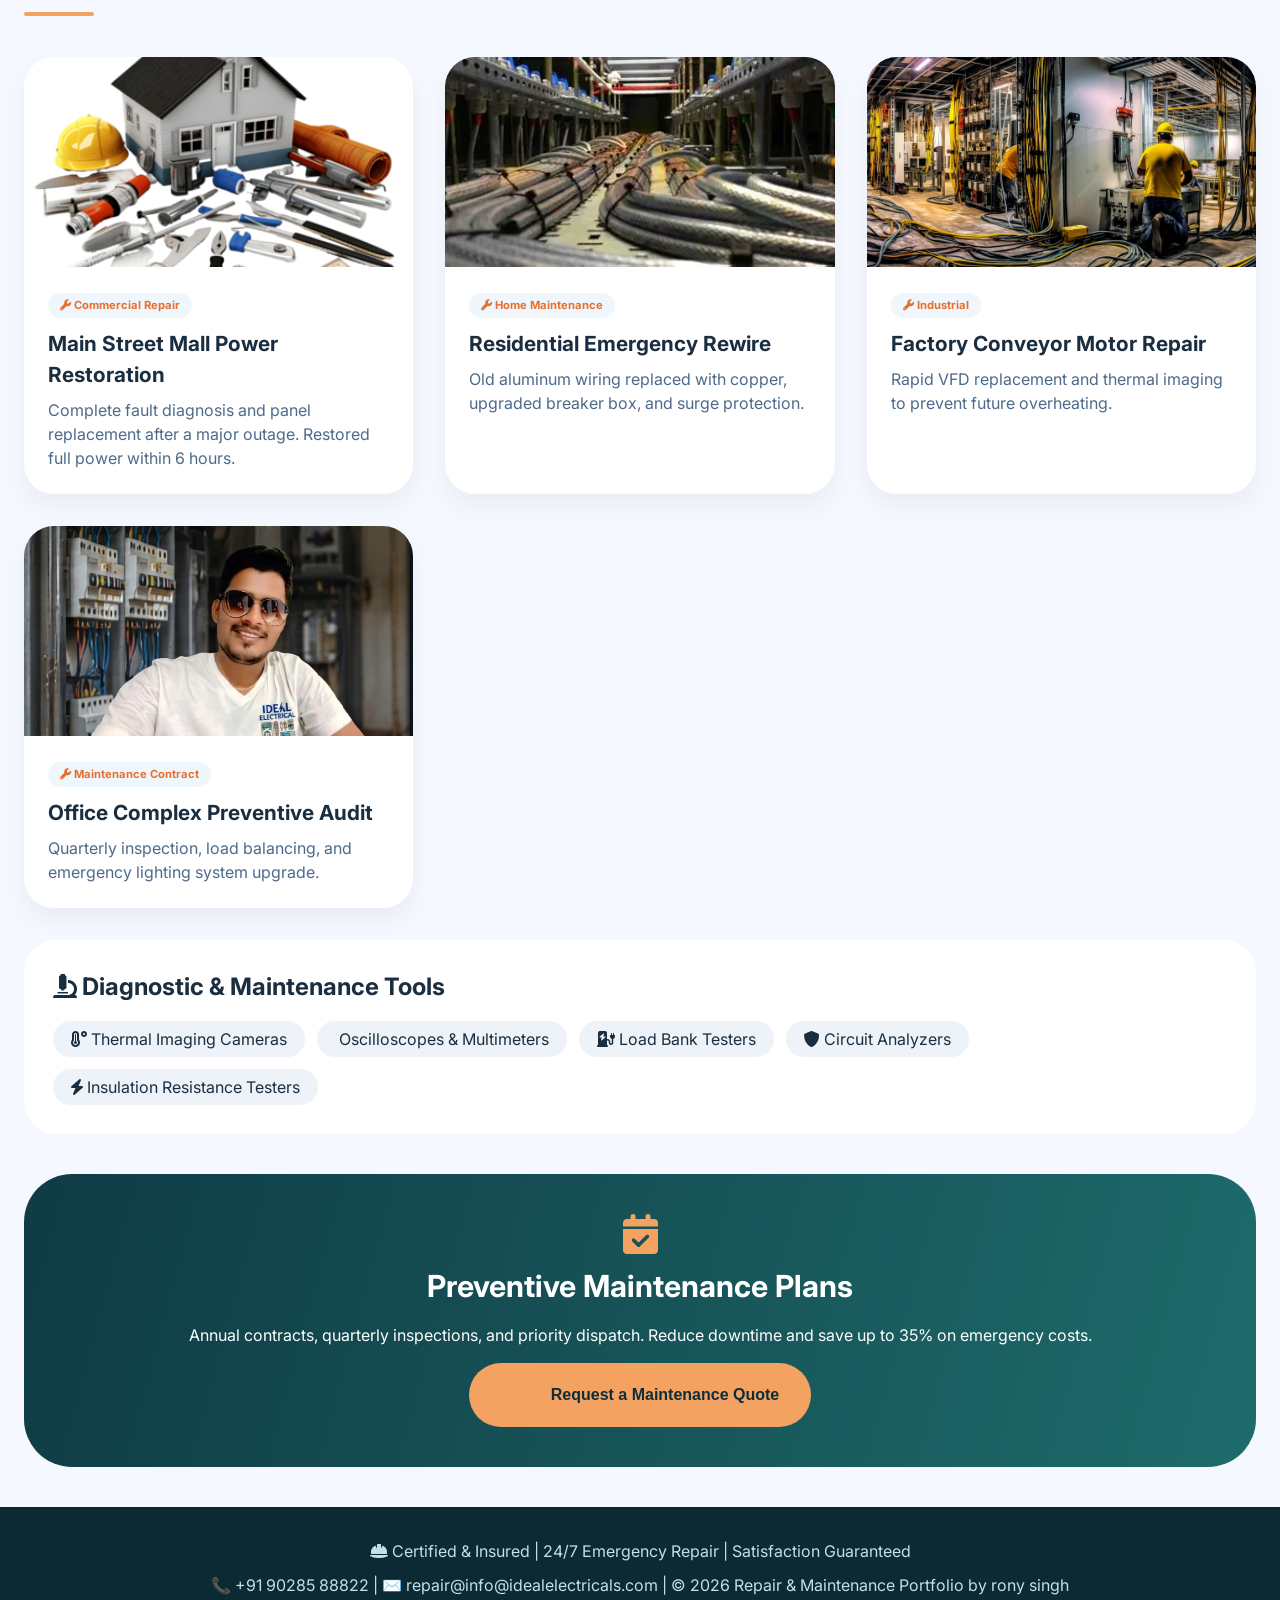
<file: repair.html>
<!DOCTYPE html>
<html lang="en">

<head>
    <meta charset="UTF-8">
    <meta name="viewport" content="width=device-width, initial-scale=1.0, viewport-fit=cover">
    <title>Repair & Maintenance | Electrical Reliability Experts</title>
    <!-- Google Fonts + Font Awesome 6 -->
    <link href="https://fonts.googleapis.com/css2?family=Inter:opsz,wght@14..32,300;14..32,400;14..32,600;14..32,700;14..32,800&display=swap" rel="stylesheet">
    <link rel="stylesheet" href="https://cdnjs.cloudflare.com/ajax/libs/font-awesome/6.0.0-beta3/css/all.min.css">
    <style>
        * {
            margin: 0;
            padding: 0;
            box-sizing: border-box;
        }
        
        body {
            font-family: 'Inter', sans-serif;
            background: #F5F9FF;
            color: #1A2E40;
            line-height: 1.5;
        }
        
        .container {
            max-width: 1280px;
            margin: 0 auto;
            padding: 0 24px;
        }
        /* header */
        
        .site-header {
            background: #0C2E3B;
            padding: 1rem 0;
            position: sticky;
            top: 0;
            z-index: 100;
            box-shadow: 0 6px 16px rgba(0, 0, 0, 0.08);
        }
        
        .header-inner {
            display: flex;
            justify-content: space-between;
            align-items: center;
            flex-wrap: wrap;
            gap: 16px;
        }
        
        .logo {
            display: flex;
            align-items: center;
            gap: 12px;
            color: white;
            font-weight: 800;
            font-size: 1.6rem;
            letter-spacing: -0.4px;
        }
        
        .logo i {
            font-size: 2rem;
            color: #F4A261;
        }
        
        .back-link {
            background: rgba(255, 255, 255, 0.12);
            padding: 8px 20px;
            border-radius: 40px;
            color: white;
            text-decoration: none;
            font-weight: 500;
            transition: 0.2s;
            display: inline-flex;
            align-items: center;
            gap: 8px;
            font-size: 0.9rem;
        }
        
        .back-link:hover {
            background: #F4A261;
            color: #0C2E3B;
        }
        /* hero section with repair-maintenance themed image */
        
        .repair-hero {
            background: linear-gradient(115deg, #164455 0%, #1F6E7A 100%);
            color: white;
            padding: 3rem 0 3rem;
            position: relative;
            overflow: hidden;
        }
        
        .repair-hero::before {
            content: "";
            position: absolute;
            top: 0;
            left: 0;
            width: 100%;
            height: 100%;
            background-image: url('image/founder.jpeg');
            /* repair style: tool/workshop image */
            background-size: cover;
            background-position: center 40%;
            opacity: 0.2;
            pointer-events: none;
        }
        
        .hero-content {
            position: relative;
            z-index: 2;
        }
        
        .hero-badge {
            background: #F4A26130;
            backdrop-filter: blur(6px);
            display: inline-block;
            padding: 6px 18px;
            border-radius: 40px;
            font-size: 0.85rem;
            font-weight: 600;
            border: 1px solid #F4A261;
            margin-bottom: 1.2rem;
        }
        
        .hero-content h1 {
            font-size: 3rem;
            font-weight: 800;
            letter-spacing: -1px;
            margin-bottom: 1rem;
        }
        
        .hero-content h1 i {
            color: #F4A261;
            margin-right: 12px;
        }
        
        .hero-desc {
            font-size: 1.2rem;
            color: #e1f0f5;
            max-width: 680px;
            margin-bottom: 2rem;
        }
        
        .stats-row {
            display: flex;
            flex-wrap: wrap;
            gap: 2rem;
            margin-top: 1.5rem;
        }
        
        .stat-item {
            display: flex;
            align-items: baseline;
            gap: 8px;
            font-size: 1.2rem;
            font-weight: 500;
        }
        
        .stat-number {
            font-size: 2rem;
            font-weight: 800;
            color: #F4A261;
        }
        /* section titles */
        
        .section-title {
            font-size: 2rem;
            font-weight: 700;
            margin: 2.8rem 0 1.2rem;
            position: relative;
            display: inline-block;
            color: #1F5068;
        }
        
        .section-title:after {
            content: '';
            position: absolute;
            bottom: -10px;
            left: 0;
            width: 70px;
            height: 4px;
            background: #F4A261;
            border-radius: 6px;
        }
        /* description card */
        
        .desc-card {
            background: white;
            border-radius: 32px;
            padding: 2rem;
            margin: 1.5rem 0;
            box-shadow: 0 15px 30px rgba(0, 0, 0, 0.04);
            border: 1px solid #eef2f8;
        }
        
        .desc-text {
            font-size: 1.05rem;
            color: #2A4D6C;
            line-height: 1.7;
        }
        /* features grid */
        
        .features-grid {
            display: grid;
            grid-template-columns: repeat(auto-fit, minmax(280px, 1fr));
            gap: 1.8rem;
            margin: 2rem 0;
        }
        
        .feature-card {
            background: white;
            border-radius: 28px;
            padding: 1.6rem;
            transition: 0.25s ease;
            border: 1px solid #E6EDF6;
            box-shadow: 0 5px 12px rgba(0, 0, 0, 0.02);
        }
        
        .feature-card:hover {
            transform: translateY(-6px);
            border-color: #F4A261;
            box-shadow: 0 18px 30px rgba(0, 0, 0, 0.08);
        }
        
        .feature-icon {
            background: #FFF0E0;
            width: 64px;
            height: 64px;
            display: flex;
            align-items: center;
            justify-content: center;
            border-radius: 32px;
            margin-bottom: 1.2rem;
        }
        
        .feature-icon i {
            font-size: 2rem;
            color: #E76F2D;
        }
        
        .feature-card h3 {
            font-size: 1.4rem;
            margin-bottom: 0.6rem;
        }
        
        .feature-card p {
            color: #527a9b;
        }
        /* project gallery (repair & maintenance theme) */
        
        .projects-gallery {
            display: grid;
            grid-template-columns: repeat(auto-fit, minmax(300px, 1fr));
            gap: 2rem;
            margin: 2rem 0;
        }
        
        .project-item {
            background: white;
            border-radius: 30px;
            overflow: hidden;
            transition: 0.2s;
            box-shadow: 0 12px 24px rgba(0, 0, 0, 0.05);
        }
        
        .project-img {
            height: 210px;
            background-size: cover;
            background-position: center;
            transition: transform 0.3s;
        }
        
        .project-item:hover .project-img {
            transform: scale(1.02);
        }
        
        .project-info {
            padding: 1.5rem;
        }
        
        .project-tag {
            background: #EFF6FC;
            padding: 4px 12px;
            border-radius: 40px;
            font-size: 0.7rem;
            font-weight: 700;
            color: #E76F2D;
            display: inline-block;
            margin-bottom: 10px;
        }
        
        .project-info h4 {
            font-size: 1.3rem;
            margin-bottom: 0.5rem;
        }
        /* preventive maintenance banner */
        
        .pm-banner {
            background: linear-gradient(105deg, #0f3b44, #1e6b6b);
            border-radius: 48px;
            padding: 2.5rem;
            margin: 2.5rem 0;
            text-align: center;
            color: white;
        }
        
        .pm-banner i {
            font-size: 2.5rem;
            color: #F4A261;
        }
        
        .pm-banner h3 {
            font-size: 1.9rem;
            margin: 0.6rem 0 0.8rem;
        }
        
        .cta-button {
            background: #F4A261;
            border: none;
            padding: 12px 32px;
            border-radius: 50px;
            font-weight: 700;
            font-size: 1rem;
            color: #0C2E3B;
            cursor: pointer;
            transition: 0.2s;
            display: inline-flex;
            align-items: center;
            gap: 10px;
            margin-top: 1rem;
        }
        
        .cta-button:hover {
            background: white;
            transform: scale(1.02);
        }
        
        footer {
            background: #0B2A33;
            color: #C4DFE6;
            text-align: center;
            padding: 2rem;
            margin-top: 2rem;
        }
        
        @media (max-width: 700px) {
            .hero-content h1 {
                font-size: 2rem;
            }
            .section-title {
                font-size: 1.6rem;
            }
        }
    </style>
</head>

<body>

    <header class="site-header">
        <div class="container header-inner">
            <div class="logo">
                <i class="fas fa-tools"></i>
                <span>REPAIR<span style="color:#F4A261;">&MAINTENANCE</span></span>
            </div>
            <a href="#" class="back-link" id="backToServicesBtn"><i class="fas fa-arrow-left"></i> Back to All Services</a>
        </div>
    </header>

    <main>
        <!-- Hero Section with Repair & Maintenance imagery background -->
        <section class="repair-hero">
            <div class="container hero-content">
                <div class="hero-badge"><i class="fas fa-clock"></i> 24/7 Emergency Response | 45 min avg arrival</div>
                <h1><i class="fas fa-screwdriver-wrench"></i> Repair & Maintenance Portfolio</h1>
                <p class="hero-desc">Rapid diagnostics, preventive maintenance, panel upgrades, and fault restoration for residential, commercial & industrial systems. Minimize downtime with our certified electricians.</p>
                <div class="stats-row">
                    <div class="stat-item"><span class="stat-number">2,300+</span> <span>Repairs completed</span></div>
                    <div class="stat-item"><span class="stat-number">98%</span> <span>First-visit fix rate</span></div>
                    <div class="stat-item"><span class="stat-number">24/7</span> <span>On-call support</span></div>
                </div>
            </div>
        </section>

        <div class="container">
            <!-- Description -->
            <div class="desc-card">
                <h2 class="section-title">⚡ Comprehensive Electrical Care</h2>
                <div class="desc-text">
                    From flickering lights to complete panel failures, we deliver precision troubleshooting and lasting repairs. Our maintenance programs include thermal imaging, load testing, and code-compliance upgrades. We service homes, offices, factories, and retail
                    spaces — ensuring safety, reliability, and extended equipment life. Preventive maintenance reduces unexpected breakdowns by up to 78%.
                </div>
            </div>

            <!-- Core service features -->
            <h2 class="section-title">🔧 What We Offer</h2>
            <div class="features-grid" id="featuresGrid"></div>

            <!-- Real projects gallery (Repair & Maintenance type images) -->
            <h2 class="section-title">🛠️ Featured Repair & Maintenance Projects</h2>
            <div class="projects-gallery" id="projectsGallery"></div>

            <!-- Tools and tech showcase -->
            <div style="background: #ffffff; border-radius: 32px; padding: 1.8rem; margin: 1.5rem 0;">
                <h3 style="font-size: 1.5rem; margin-bottom: 1rem;"><i class="fas fa-microscope"></i> Diagnostic & Maintenance Tools</h3>
                <div style="display: flex; flex-wrap: wrap; gap: 12px;">
                    <span style="background:#EEF3F9; padding: 6px 18px; border-radius: 60px;"><i class="fas fa-temperature-high"></i> Thermal Imaging Cameras</span>
                    <span style="background:#EEF3F9; padding: 6px 18px; border-radius: 60px;"><i class="fas fa-waveform"></i> Oscilloscopes & Multimeters</span>
                    <span style="background:#EEF3F9; padding: 6px 18px; border-radius: 60px;"><i class="fas fa-charging-station"></i> Load Bank Testers</span>
                    <span style="background:#EEF3F9; padding: 6px 18px; border-radius: 60px;"><i class="fas fa-shield-alt"></i> Circuit Analyzers</span>
                    <span style="background:#EEF3F9; padding: 6px 18px; border-radius: 60px;"><i class="fas fa-bolt"></i> Insulation Resistance Testers</span>
                </div>
            </div>

            <!-- Preventive maintenance CTA -->
            <div class="pm-banner">
                <i class="fas fa-calendar-check"></i>
                <h3>Preventive Maintenance Plans</h3>
                <p>Annual contracts, quarterly inspections, and priority dispatch. Reduce downtime and save up to 35% on emergency costs.</p>
                <button class="cta-button" id="maintenanceCtaBtn"><i class="fas fa-headset"></i> Request a Maintenance Quote</button>
            </div>
        </div>
    </main>

    <footer>
        <p><i class="fas fa-hard-hat"></i> Certified & Insured | 24/7 Emergency Repair | Satisfaction Guaranteed</p>
        <p style="margin-top: 10px;">📞 +91 90285 88822 | ✉️ repair@info@idealelectricals.com | © 2026 Repair & Maintenance Portfolio by rony singh</p>
    </footer>

    <script>
        // Data for repair & maintenance specific features
        const repairFeatures = [{
            icon: "fas fa-bug",
            title: "Fault Diagnosis",
            desc: "Advanced troubleshooting for short circuits, overloads, and ground faults."
        }, {
            icon: "fas fa-exchange-alt",
            title: "Panel Upgrades",
            desc: "Old fuse box to modern breaker panel replacement."
        }, {
            icon: "fas fa-charging-station",
            title: "Emergency Repairs",
            desc: "24/7 rapid response for power outages & critical failures."
        }, {
            icon: "fas fa-chart-line",
            title: "Predictive Maintenance",
            desc: "Thermal scanning and load analysis to prevent failures."
        }, {
            icon: "fas fa-microchip",
            title: "Control System Repair",
            desc: "PLC, relays, and industrial controller restoration."
        }, {
            icon: "fas fa-plug",
            title: "Wiring & Rewiring",
            desc: "Full or partial rewiring for safety and capacity."
        }];

        // Project gallery data - images reflect repair/maintenance (workshop, fixing, electrician)
        const repairProjects = [{
            name: "Main Street Mall Power Restoration",
            category: "Commercial Repair",
            img: "image/Repair & Maintenance.png",
            desc: "Complete fault diagnosis and panel replacement after a major outage. Restored full power within 6 hours."
        }, {
            name: "Residential Emergency Rewire",
            category: "Home Maintenance",
            img: "image/Industrial.jpg",
            desc: "Old aluminum wiring replaced with copper, upgraded breaker box, and surge protection."
        }, {
            name: "Factory Conveyor Motor Repair",
            category: "Industrial",
            img: "image/electric work.jpg",
            desc: "Rapid VFD replacement and thermal imaging to prevent future overheating."
        }, {
            name: "Office Complex Preventive Audit",
            category: "Maintenance Contract",
            img: "image/founder.jpeg",
            desc: "Quarterly inspection, load balancing, and emergency lighting system upgrade."
        }];

        // Render features
        function renderRepairFeatures() {
            const container = document.getElementById('featuresGrid');
            if (!container) return;
            container.innerHTML = '';
            repairFeatures.forEach(f => {
                const card = document.createElement('div');
                card.className = 'feature-card';
                card.innerHTML = `
        <div class="feature-icon"><i class="${f.icon}"></i></div>
        <h3>${f.title}</h3>
        <p>${f.desc}</p>
      `;
                container.appendChild(card);
            });
        }

        // Render project gallery with repair/maintenance style images (picsum but themed alt text)
        function renderRepairProjects() {
            const galleryContainer = document.getElementById('projectsGallery');
            if (!galleryContainer) return;
            galleryContainer.innerHTML = '';
            repairProjects.forEach(proj => {
                const projectDiv = document.createElement('div');
                projectDiv.className = 'project-item';
                projectDiv.innerHTML = `
        <div class="project-img" style="background-image: url('${proj.img}'); background-size: cover; background-position: center;"></div>
        <div class="project-info">
          <span class="project-tag"><i class="fas fa-wrench"></i> ${proj.category}</span>
          <h4>${proj.name}</h4>
          <p style="color: #4d6a8a;">${proj.desc}</p>
        </div>
      `;
                galleryContainer.appendChild(projectDiv);
            });
        }

        // Initialize and event handlers
        renderRepairFeatures();
        renderRepairProjects();

        // CTA button alert (repair & maintenance consultation)
        const ctaBtn = document.getElementById('maintenanceCtaBtn');
        if (ctaBtn) {
            ctaBtn.addEventListener('click', () => {
                alert("🔧 Repair & Maintenance team — Get a quote within 2 hours.\n📞 Call: +91 90285 88822\n📧 repair@info@idealelectricals.com\nAvailable 24/7 for emergencies.");
            });
        }

        // Back to services link (simulate navigation / info)
        const backButton = document.getElementById('backToServicesBtn');
        if (backButton) {
            backButton.addEventListener('click', (e) => {
                e.preventDefault();
                alert("↩️ Return to main services dashboard. (Standalone Repair & Maintenance portfolio page)");
                // optionally, window.history.back() but just informative.
            });
        }

        // Additional hover tooltip effect for stat items
        console.log("Repair & Maintenance Portfolio — Ready for 24/7 electrical service.");
    </script>
</body>

</html>
</file>
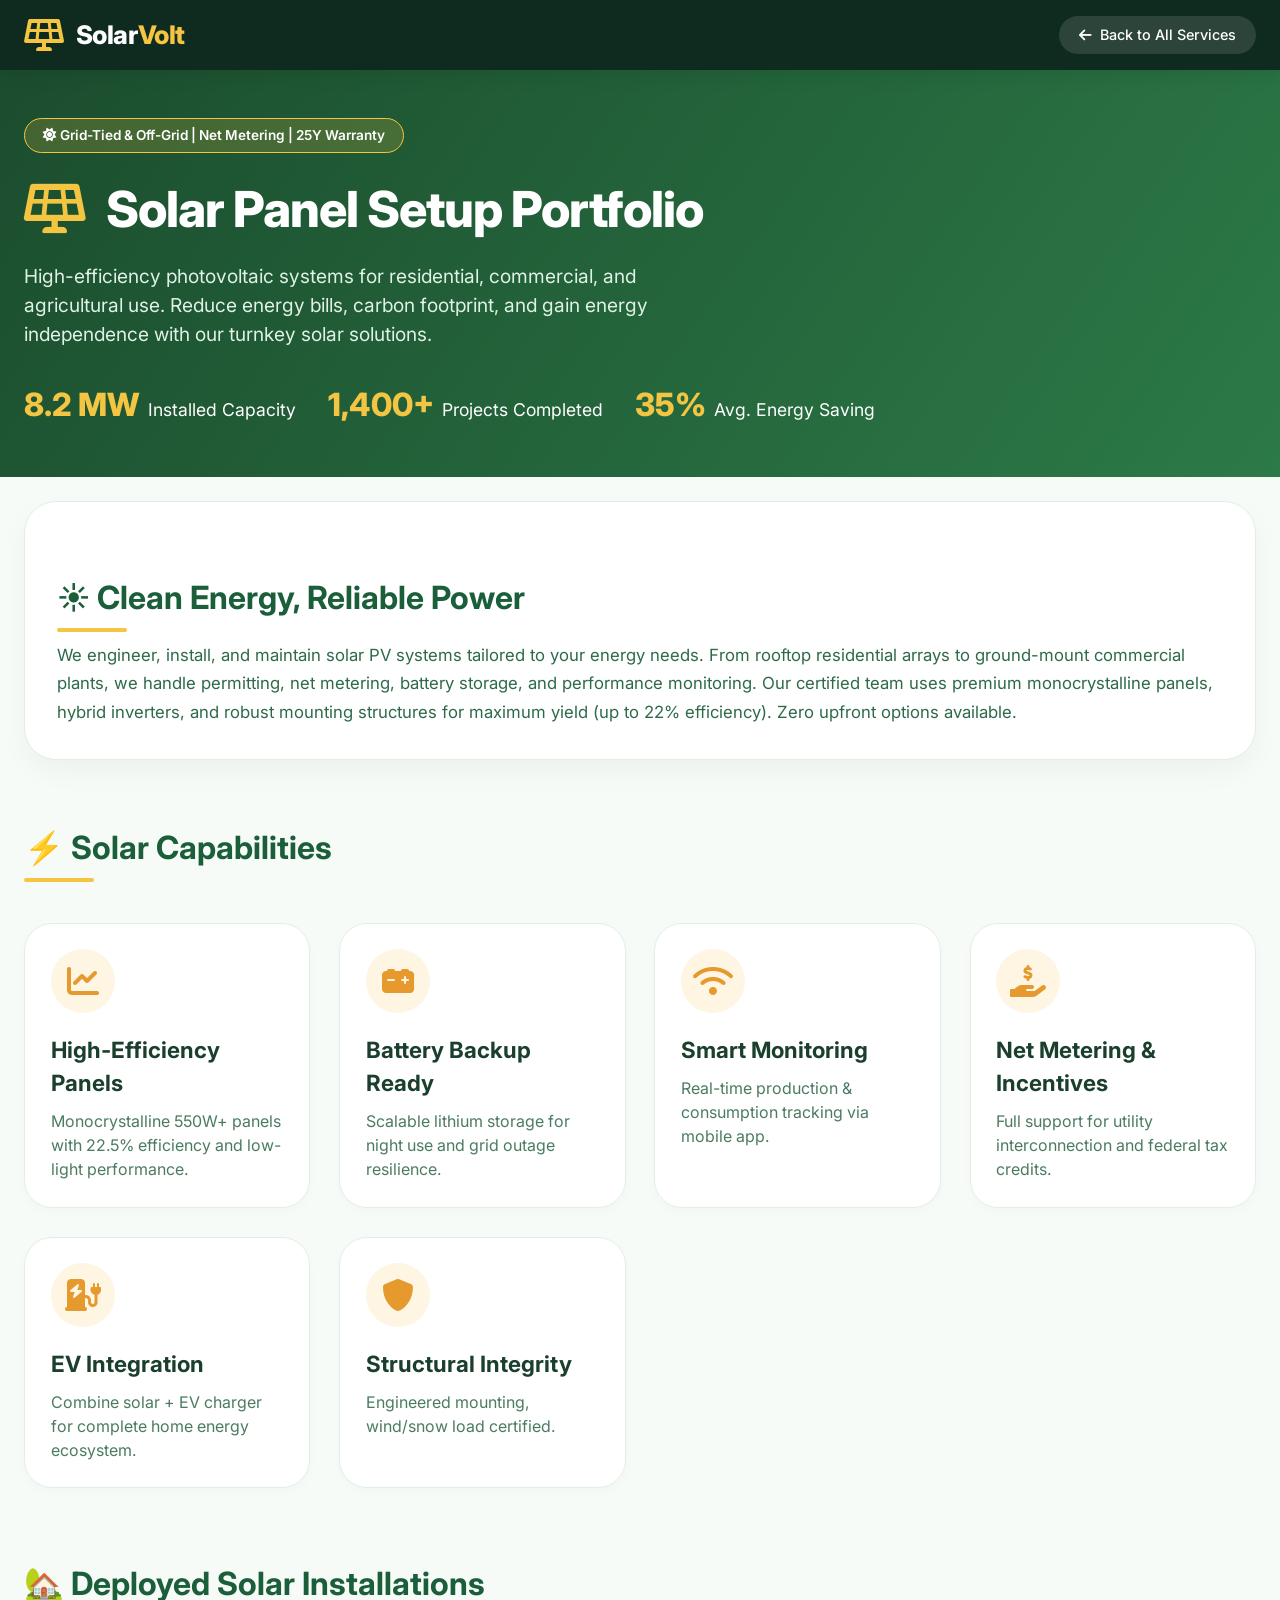
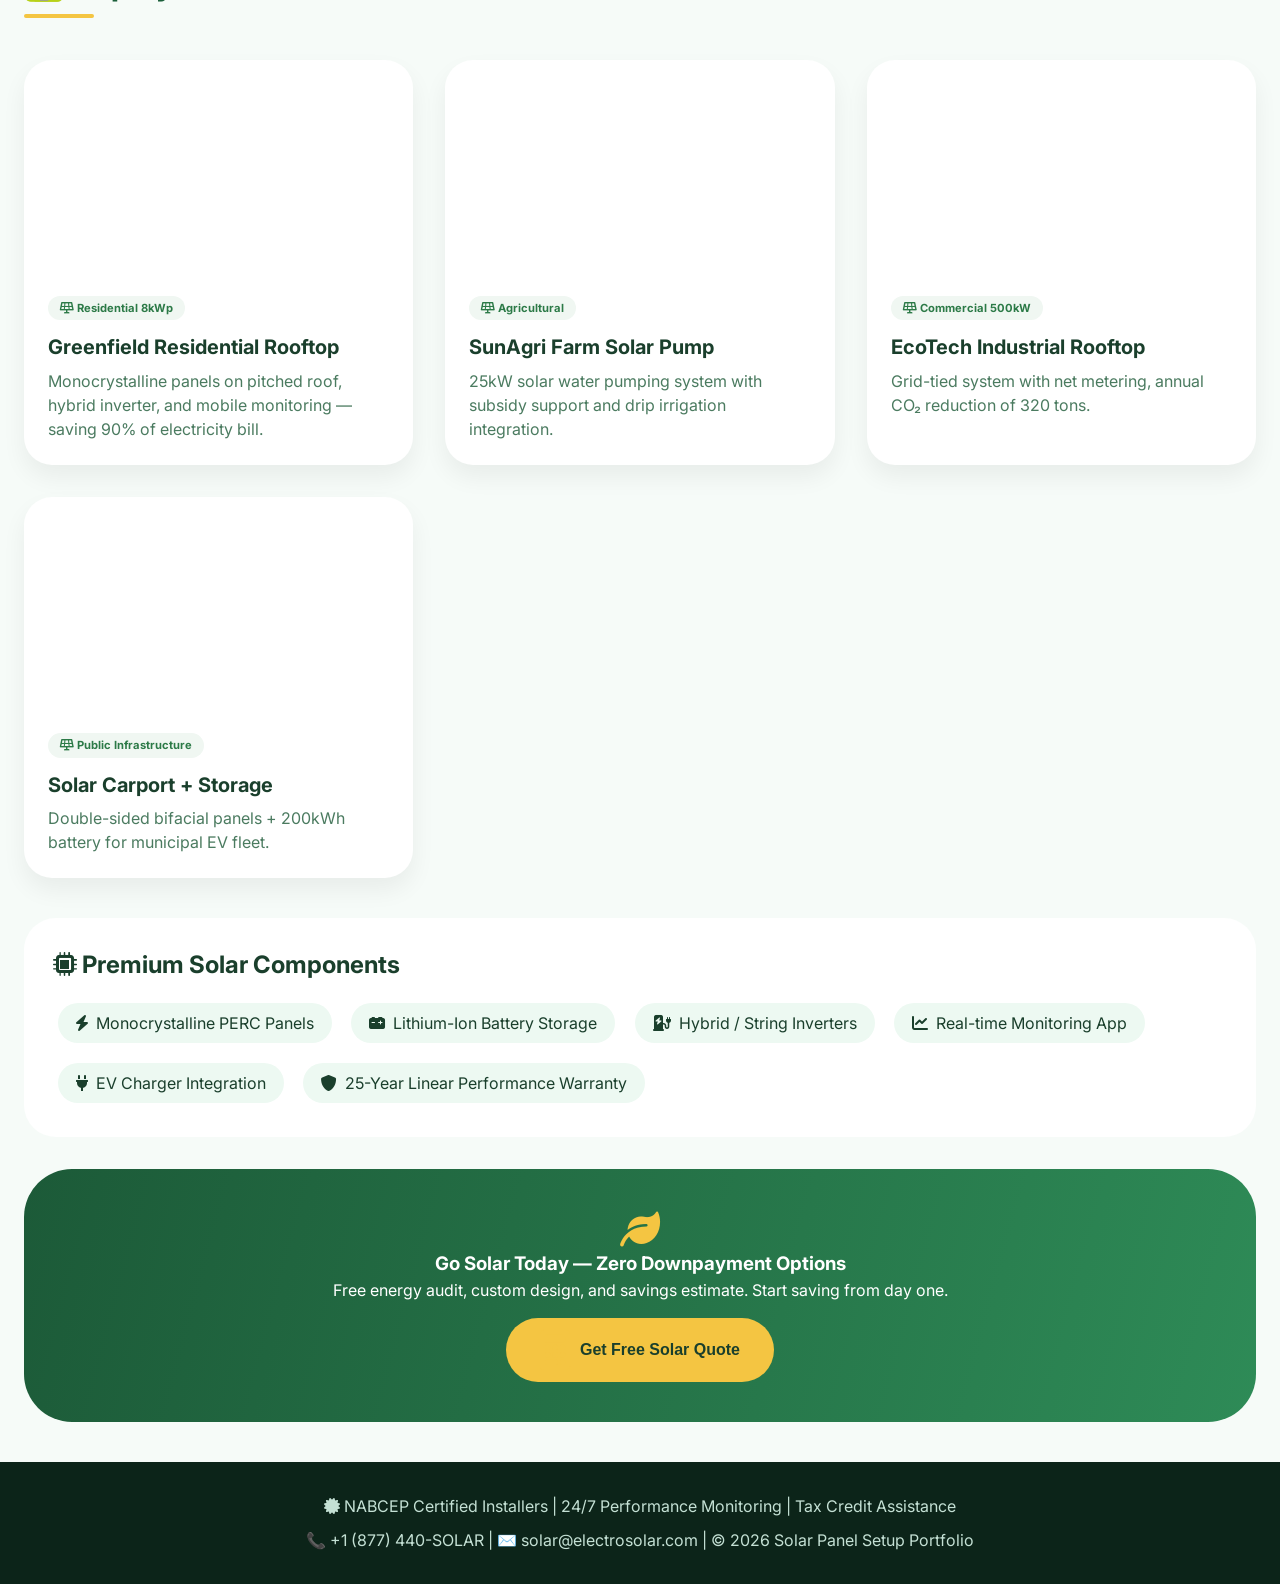
<file: Solar-Panel-Setup.html>
<!DOCTYPE html>
<html lang="en">

<head>
    <meta charset="UTF-8">
    <meta name="viewport" content="width=device-width, initial-scale=1.0, viewport-fit=cover">
    <title>Solar Panel Setup | Clean Energy Portfolio</title>
    <!-- Google Fonts + Font Awesome 6 -->
    <link href="https://fonts.googleapis.com/css2?family=Inter:opsz,wght@14..32,300;400;500;600;700;800&display=swap" rel="stylesheet">
    <link rel="stylesheet" href="https://cdnjs.cloudflare.com/ajax/libs/font-awesome/6.0.0-beta3/css/all.min.css">
    <style>
        * {
            margin: 0;
            padding: 0;
            box-sizing: border-box;
        }
        
        body {
            font-family: 'Inter', sans-serif;
            background: #F6FBF8;
            color: #1A3F2C;
            line-height: 1.5;
        }
        
        .container {
            max-width: 1280px;
            margin: 0 auto;
            padding: 0 24px;
        }
        /* header */
        
        .site-header {
            background: #0F2A1F;
            padding: 1rem 0;
            position: sticky;
            top: 0;
            z-index: 100;
            box-shadow: 0 6px 16px rgba(0, 0, 0, 0.08);
        }
        
        .header-inner {
            display: flex;
            justify-content: space-between;
            align-items: center;
            flex-wrap: wrap;
            gap: 16px;
        }
        
        .logo {
            display: flex;
            align-items: center;
            gap: 12px;
            color: white;
            font-weight: 800;
            font-size: 1.6rem;
            letter-spacing: -0.4px;
        }
        
        .logo i {
            font-size: 2rem;
            color: #F4C542;
        }
        
        .back-link {
            background: rgba(255, 255, 255, 0.12);
            padding: 8px 20px;
            border-radius: 40px;
            color: white;
            text-decoration: none;
            font-weight: 500;
            transition: 0.2s;
            display: inline-flex;
            align-items: center;
            gap: 8px;
            font-size: 0.9rem;
        }
        
        .back-link:hover {
            background: #F4C542;
            color: #0F2A1F;
        }
        /* hero section with solar panel background */
        
        .solar-hero {
            background: linear-gradient(125deg, #1B4D2E 0%, #2C7A47 100%);
            color: white;
            padding: 3rem 0 3rem;
            position: relative;
            overflow: hidden;
        }
        
        .solar-hero::before {
            content: "";
            position: absolute;
            top: 0;
            left: 0;
            width: 100%;
            height: 100%;
            background-image: url('https://wallpaperaccess.com/full/1663640.jpg');
            /* solar panel field */
            background-size: cover;
            background-position: center 30%;
            opacity: 0.2;
            pointer-events: none;
        }
        
        .hero-content {
            position: relative;
            z-index: 2;
        }
        
        .hero-badge {
            background: #F4C54230;
            backdrop-filter: blur(4px);
            display: inline-block;
            padding: 6px 18px;
            border-radius: 40px;
            font-size: 0.85rem;
            font-weight: 600;
            border: 1px solid #F4C542;
            margin-bottom: 1.2rem;
        }
        
        .hero-content h1 {
            font-size: 3.1rem;
            font-weight: 800;
            letter-spacing: -1px;
            margin-bottom: 1rem;
        }
        
        .hero-content h1 i {
            color: #F4C542;
            margin-right: 12px;
        }
        
        .hero-desc {
            font-size: 1.2rem;
            color: #E0F2E6;
            max-width: 680px;
            margin-bottom: 2rem;
        }
        
        .stats-row {
            display: flex;
            flex-wrap: wrap;
            gap: 2rem;
            margin-top: 1rem;
        }
        
        .stat-item {
            display: flex;
            align-items: baseline;
            gap: 8px;
            font-size: 1.1rem;
        }
        
        .stat-number {
            font-size: 2rem;
            font-weight: 800;
            color: #F4C542;
        }
        /* section titles */
        
        .section-title {
            font-size: 2rem;
            font-weight: 700;
            margin: 2.5rem 0 1.2rem;
            position: relative;
            display: inline-block;
            color: #1B5E3A;
        }
        
        .section-title:after {
            content: '';
            position: absolute;
            bottom: -10px;
            left: 0;
            width: 70px;
            height: 4px;
            background: #F4C542;
            border-radius: 6px;
        }
        /* description card */
        
        .desc-card {
            background: white;
            border-radius: 32px;
            padding: 2rem;
            margin: 1.5rem 0;
            box-shadow: 0 12px 28px rgba(0, 0, 0, 0.04);
            border: 1px solid #DFEFE5;
        }
        
        .desc-text {
            font-size: 1.05rem;
            color: #2D6A48;
            line-height: 1.7;
        }
        /* features grid */
        
        .features-grid {
            display: grid;
            grid-template-columns: repeat(auto-fit, minmax(280px, 1fr));
            gap: 1.8rem;
            margin: 2rem 0;
        }
        
        .feature-card {
            background: white;
            border-radius: 28px;
            padding: 1.6rem;
            transition: all 0.25s;
            border: 1px solid #E0F0E8;
            box-shadow: 0 4px 12px rgba(0, 0, 0, 0.02);
        }
        
        .feature-card:hover {
            transform: translateY(-6px);
            border-color: #F4C542;
            box-shadow: 0 20px 30px rgba(0, 0, 0, 0.08);
        }
        
        .feature-icon {
            background: #FEF5E3;
            width: 64px;
            height: 64px;
            display: flex;
            align-items: center;
            justify-content: center;
            border-radius: 32px;
            margin-bottom: 1.2rem;
        }
        
        .feature-icon i {
            font-size: 2rem;
            color: #E69A2E;
        }
        
        .feature-card h3 {
            font-size: 1.4rem;
            margin-bottom: 0.6rem;
        }
        /* project gallery with solar imagery */
        
        .projects-gallery {
            display: grid;
            grid-template-columns: repeat(auto-fit, minmax(310px, 1fr));
            gap: 2rem;
            margin: 2rem 0 2.5rem;
        }
        
        .project-card {
            background: white;
            border-radius: 28px;
            overflow: hidden;
            transition: 0.2s;
            box-shadow: 0 12px 24px rgba(0, 0, 0, 0.06);
        }
        
        .project-img {
            height: 210px;
            background-size: cover;
            background-position: center;
        }
        
        .project-info {
            padding: 1.5rem;
        }
        
        .project-tag {
            background: #F0F7F2;
            padding: 4px 12px;
            border-radius: 40px;
            font-size: 0.7rem;
            font-weight: 700;
            color: #2C7A47;
            display: inline-block;
            margin-bottom: 12px;
        }
        
        .project-info h4 {
            font-size: 1.25rem;
            margin-bottom: 0.4rem;
        }
        /* tech & equipment */
        
        .tech-showcase {
            background: #ffffff;
            border-radius: 32px;
            padding: 1.8rem;
            margin: 1.5rem 0;
        }
        
        .tech-badge {
            background: #EDF9F2;
            padding: 8px 18px;
            border-radius: 60px;
            display: inline-flex;
            align-items: center;
            gap: 8px;
            margin: 0.3rem;
        }
        /* cta banner */
        
        .cta-banner {
            background: linear-gradient(105deg, #1C5A38, #2E8B57);
            border-radius: 48px;
            padding: 2.5rem;
            margin: 2rem 0 2.5rem;
            text-align: center;
            color: white;
        }
        
        .cta-banner i {
            font-size: 2.5rem;
            color: #F4C542;
        }
        
        .cta-button {
            background: #F4C542;
            border: none;
            padding: 12px 34px;
            border-radius: 50px;
            font-weight: 700;
            font-size: 1rem;
            color: #1A3F2C;
            cursor: pointer;
            transition: 0.2s;
            display: inline-flex;
            align-items: center;
            gap: 10px;
            margin-top: 1rem;
        }
        
        .cta-button:hover {
            background: white;
            transform: scale(1.02);
        }
        
        footer {
            background: #0C2419;
            color: #C4E0D4;
            text-align: center;
            padding: 2rem;
            margin-top: 2rem;
        }
        
        @media (max-width: 700px) {
            .hero-content h1 {
                font-size: 2rem;
            }
            .section-title {
                font-size: 1.6rem;
            }
        }
    </style>
</head>

<body>

    <header class="site-header">
        <div class="container header-inner">
            <div class="logo">
                <i class="fas fa-solar-panel"></i>
                <span>Solar<span style="color:#F4C542;">Volt</span></span>
            </div>
            <a href="#" class="back-link" id="backToServicesLink"><i class="fas fa-arrow-left"></i> Back to All Services</a>
        </div>
    </header>

    <main>
        <!-- Hero Section with solar panel imagery -->
        <section class="solar-hero">
            <div class="container hero-content">
                <div class="hero-badge"><i class="fas fa-sun"></i> Grid-Tied & Off-Grid | Net Metering | 25Y Warranty</div>
                <h1><i class="fas fa-solar-panel"></i> Solar Panel Setup Portfolio</h1>
                <p class="hero-desc">High-efficiency photovoltaic systems for residential, commercial, and agricultural use. Reduce energy bills, carbon footprint, and gain energy independence with our turnkey solar solutions.</p>
                <div class="stats-row">
                    <div class="stat-item"><span class="stat-number">8.2 MW</span> <span>Installed Capacity</span></div>
                    <div class="stat-item"><span class="stat-number">1,400+</span> <span>Projects Completed</span></div>
                    <div class="stat-item"><span class="stat-number">35%</span> <span>Avg. Energy Saving</span></div>
                </div>
            </div>
        </section>

        <div class="container">
            <!-- Description -->
            <div class="desc-card">
                <h2 class="section-title">☀️ Clean Energy, Reliable Power</h2>
                <div class="desc-text">
                    We engineer, install, and maintain solar PV systems tailored to your energy needs. From rooftop residential arrays to ground-mount commercial plants, we handle permitting, net metering, battery storage, and performance monitoring. Our certified team uses
                    premium monocrystalline panels, hybrid inverters, and robust mounting structures for maximum yield (up to 22% efficiency). Zero upfront options available.
                </div>
            </div>

            <!-- Core Solar Features -->
            <h2 class="section-title">⚡ Solar Capabilities</h2>
            <div class="features-grid" id="featuresGrid"></div>

            <!-- Solar Project Gallery (solar theme images) -->
            <h2 class="section-title">🏡 Deployed Solar Installations</h2>
            <div class="projects-gallery" id="projectsGallery"></div>

            <!-- Technology & Equipment -->
            <div class="tech-showcase">
                <h3 style="font-size: 1.5rem; margin-bottom: 1rem;"><i class="fas fa-microchip"></i> Premium Solar Components</h3>
                <div style="display: flex; flex-wrap: wrap; gap: 10px;">
                    <span class="tech-badge"><i class="fas fa-bolt"></i> Monocrystalline PERC Panels</span>
                    <span class="tech-badge"><i class="fas fa-car-battery"></i> Lithium-Ion Battery Storage</span>
                    <span class="tech-badge"><i class="fas fa-charging-station"></i> Hybrid / String Inverters</span>
                    <span class="tech-badge"><i class="fas fa-chart-line"></i> Real-time Monitoring App</span>
                    <span class="tech-badge"><i class="fas fa-plug"></i> EV Charger Integration</span>
                    <span class="tech-badge"><i class="fas fa-shield-alt"></i> 25-Year Linear Performance Warranty</span>
                </div>
            </div>

            <!-- Call to Action -->
            <div class="cta-banner">
                <i class="fas fa-leaf"></i>
                <h3>Go Solar Today — Zero Downpayment Options</h3>
                <p>Free energy audit, custom design, and savings estimate. Start saving from day one.</p>
                <button class="cta-button" id="solarCtaBtn"><i class="fas fa-calculator"></i> Get Free Solar Quote</button>
            </div>
        </div>
    </main>

    <footer>
        <p><i class="fas fa-certificate"></i> NABCEP Certified Installers | 24/7 Performance Monitoring | Tax Credit Assistance</p>
        <p style="margin-top: 10px;">📞 +1 (877) 440-SOLAR | ✉️ solar@electrosolar.com | © 2026 Solar Panel Setup Portfolio</p>
    </footer>

    <script>
        // Solar-specific feature data
        const solarFeatures = [{
            icon: "fas fa-chart-line",
            title: "High-Efficiency Panels",
            desc: "Monocrystalline 550W+ panels with 22.5% efficiency and low-light performance."
        }, {
            icon: "fas fa-car-battery",
            title: "Battery Backup Ready",
            desc: "Scalable lithium storage for night use and grid outage resilience."
        }, {
            icon: "fas fa-wifi",
            title: "Smart Monitoring",
            desc: "Real-time production & consumption tracking via mobile app."
        }, {
            icon: "fas fa-hand-holding-usd",
            title: "Net Metering & Incentives",
            desc: "Full support for utility interconnection and federal tax credits."
        }, {
            icon: "fas fa-charging-station",
            title: "EV Integration",
            desc: "Combine solar + EV charger for complete home energy ecosystem."
        }, {
            icon: "fas fa-shield-alt",
            title: "Structural Integrity",
            desc: "Engineered mounting, wind/snow load certified."
        }];

        // Solar projects gallery with solar-related imagery (via picsum but thematic)
        const solarProjects = [{
            name: "Greenfield Residential Rooftop",
            category: "Residential 8kWp",
            img: "https://wallpaperaccess.com/full/1663640.jpg",
            desc: "Monocrystalline panels on pitched roof, hybrid inverter, and mobile monitoring — saving 90% of electricity bill."
        }, {
            name: "SunAgri Farm Solar Pump",
            category: "Agricultural",
            img: "https://tse2.mm.bing.net/th/id/OIP.HvEJZnvv1gRs7i132e3msgHaDu?pid=Api&h=220&P=0",
            desc: "25kW solar water pumping system with subsidy support and drip irrigation integration."
        }, {
            name: "EcoTech Industrial Rooftop",
            category: "Commercial 500kW",
            img: "https://www.nivaecotech.com/rooftop/solarRooftop.jpg",
            desc: "Grid-tied system with net metering, annual CO₂ reduction of 320 tons."
        }, {
            name: "Solar Carport + Storage",
            category: "Public Infrastructure",
            img: "https://www.zeconex.com/wp-content/uploads/Solar-Carport-with-EV-Charger-and-Battery-Storage-.jpg",
            desc: "Double-sided bifacial panels + 200kWh battery for municipal EV fleet."
        }];

        // Render features
        function renderFeatures() {
            const container = document.getElementById('featuresGrid');
            if (!container) return;
            container.innerHTML = '';
            solarFeatures.forEach(f => {
                const card = document.createElement('div');
                card.className = 'feature-card';
                card.innerHTML = `
        <div class="feature-icon"><i class="${f.icon}"></i></div>
        <h3>${f.title}</h3>
        <p style="color: #4B7B60;">${f.desc}</p>
      `;
                container.appendChild(card);
            });
        }

        // Render project gallery
        function renderProjects() {
            const galleryContainer = document.getElementById('projectsGallery');
            if (!galleryContainer) return;
            galleryContainer.innerHTML = '';
            solarProjects.forEach(proj => {
                const projectDiv = document.createElement('div');
                projectDiv.className = 'project-card';
                projectDiv.innerHTML = `
        <div class="project-img" style="background-image: url('${proj.img}'); background-size: cover; background-position: center;"></div>
        <div class="project-info">
          <span class="project-tag"><i class="fas fa-solar-panel"></i> ${proj.category}</span>
          <h4>${proj.name}</h4>
          <p style="color: #4B7B60;">${proj.desc}</p>
        </div>
      `;
                galleryContainer.appendChild(projectDiv);
            });
        }

        // Initialize page
        renderFeatures();
        renderProjects();

        // CTA button interaction
        const ctaBtn = document.getElementById('solarCtaBtn');
        if (ctaBtn) {
            ctaBtn.addEventListener('click', () => {
                alert("☀️ Solar assessment request:\n📞 +91 90285 88822\n✉️ solar@info@idealelectricals.com\nWe’ll provide a free custom design & savings estimate within 24h.");
            });
        }

        // Back to services navigation (informational)
        const backLink = document.getElementById('backToServicesLink');
        if (backLink) {
            backLink.addEventListener('click', (e) => {
                e.preventDefault();
                alert("↩️ Return to main services overview. (Solar Panel Setup standalone portfolio)");
            });
        }

        console.log("Solar Panel Setup Portfolio — Clean energy installations ready.");
    </script>
</body>

</html>
</file>
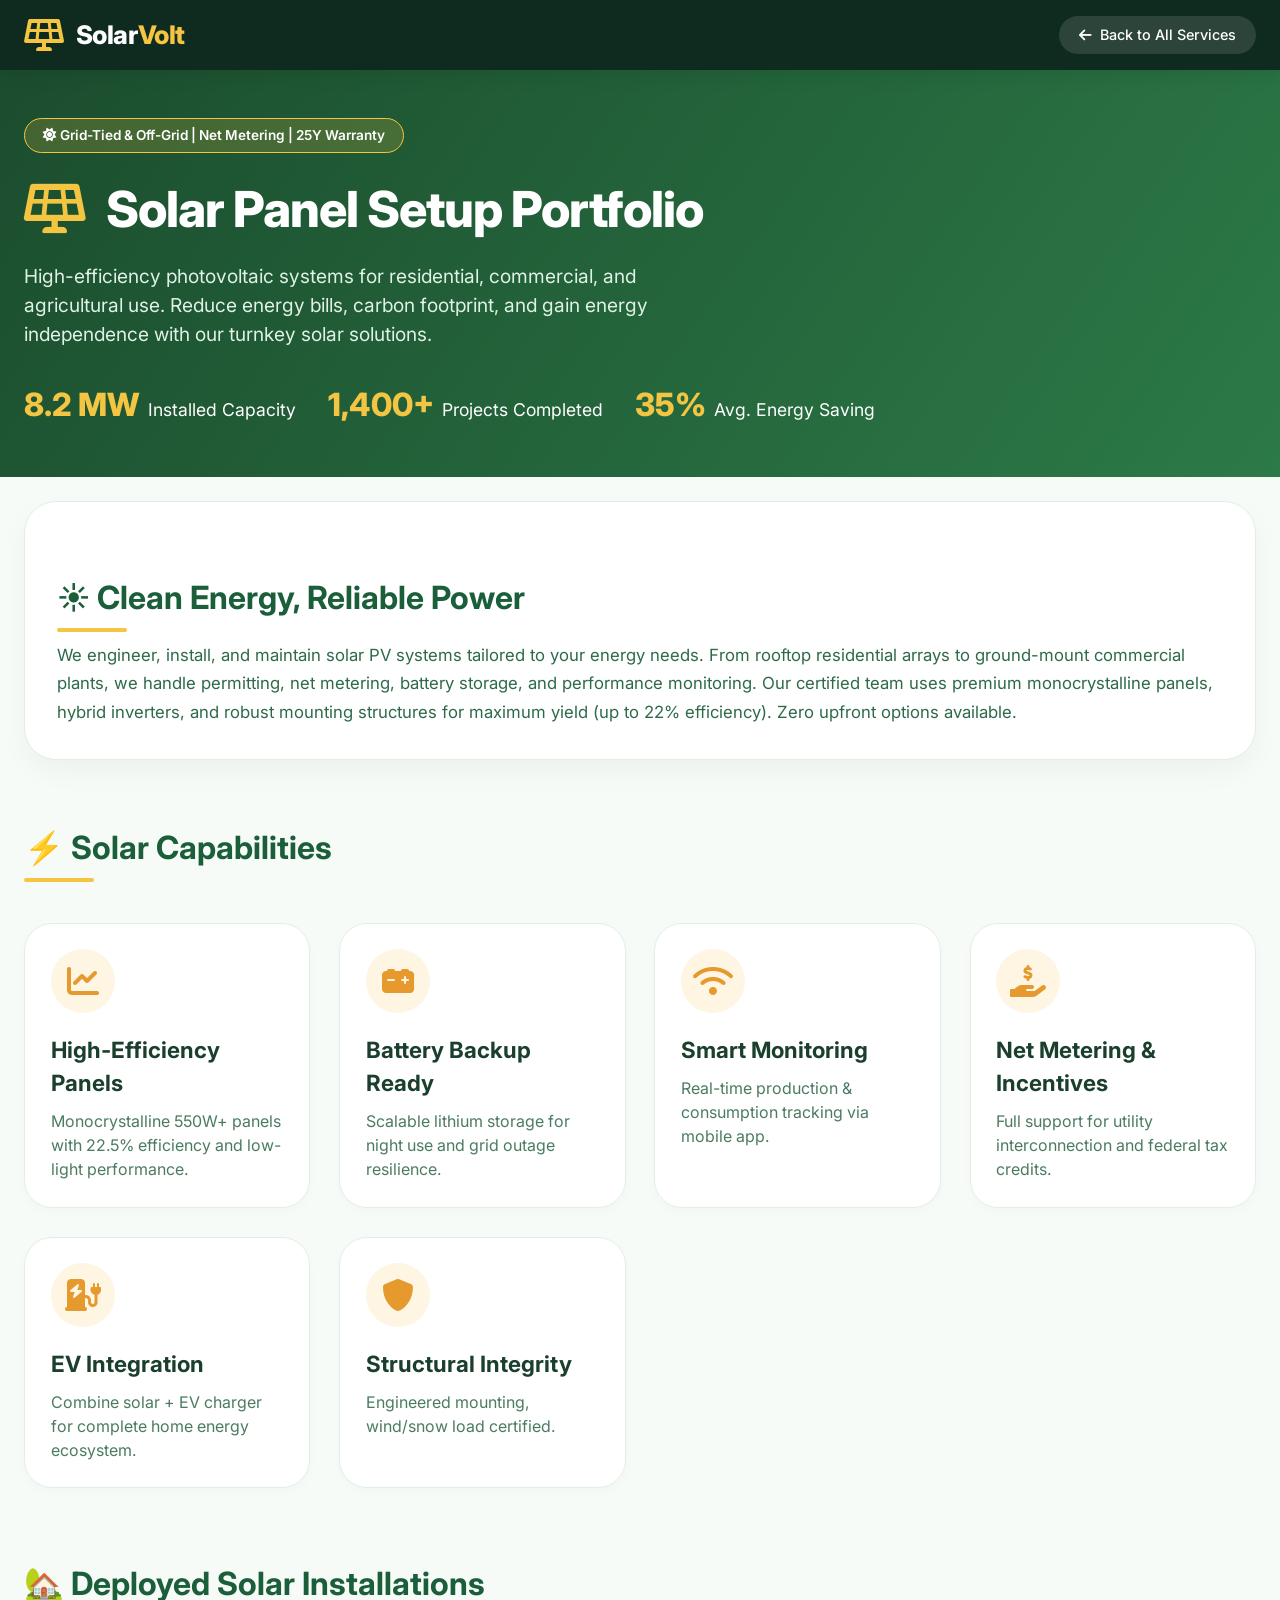
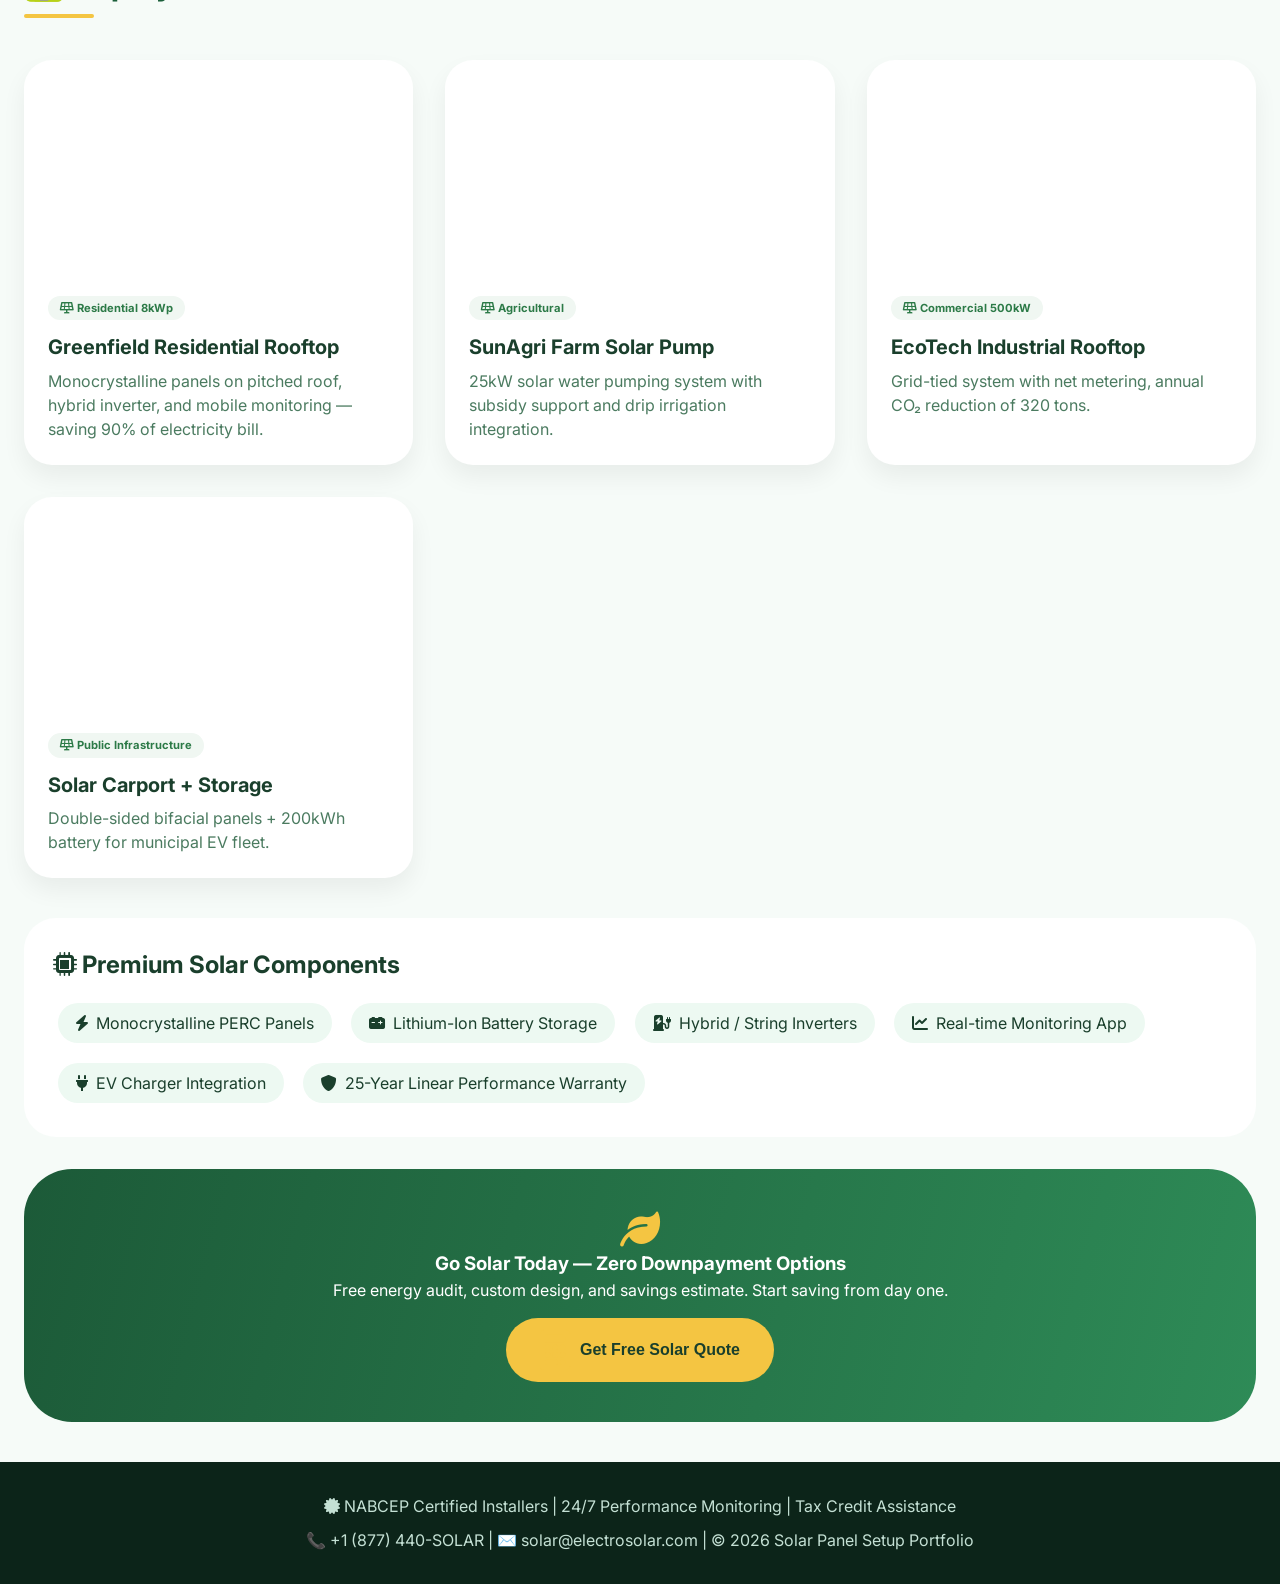
<file: solar.html>
<!DOCTYPE html>
<html lang="en">

<head>
    <meta charset="UTF-8">
    <meta name="viewport" content="width=device-width, initial-scale=1.0, viewport-fit=cover">
    <title>Solar Panel Setup | Clean Energy Portfolio</title>
    <!-- Google Fonts + Font Awesome 6 -->
    <link href="https://fonts.googleapis.com/css2?family=Inter:opsz,wght@14..32,300;400;500;600;700;800&display=swap" rel="stylesheet">
    <link rel="stylesheet" href="https://cdnjs.cloudflare.com/ajax/libs/font-awesome/6.0.0-beta3/css/all.min.css">
    <style>
        * {
            margin: 0;
            padding: 0;
            box-sizing: border-box;
        }
        
        body {
            font-family: 'Inter', sans-serif;
            background: #F6FBF8;
            color: #1A3F2C;
            line-height: 1.5;
        }
        
        .container {
            max-width: 1280px;
            margin: 0 auto;
            padding: 0 24px;
        }
        /* header */
        
        .site-header {
            background: #0F2A1F;
            padding: 1rem 0;
            position: sticky;
            top: 0;
            z-index: 100;
            box-shadow: 0 6px 16px rgba(0, 0, 0, 0.08);
        }
        
        .header-inner {
            display: flex;
            justify-content: space-between;
            align-items: center;
            flex-wrap: wrap;
            gap: 16px;
        }
        
        .logo {
            display: flex;
            align-items: center;
            gap: 12px;
            color: white;
            font-weight: 800;
            font-size: 1.6rem;
            letter-spacing: -0.4px;
        }
        
        .logo i {
            font-size: 2rem;
            color: #F4C542;
        }
        
        .back-link {
            background: rgba(255, 255, 255, 0.12);
            padding: 8px 20px;
            border-radius: 40px;
            color: white;
            text-decoration: none;
            font-weight: 500;
            transition: 0.2s;
            display: inline-flex;
            align-items: center;
            gap: 8px;
            font-size: 0.9rem;
        }
        
        .back-link:hover {
            background: #F4C542;
            color: #0F2A1F;
        }
        /* hero section with solar panel background */
        
        .solar-hero {
            background: linear-gradient(125deg, #1B4D2E 0%, #2C7A47 100%);
            color: white;
            padding: 3rem 0 3rem;
            position: relative;
            overflow: hidden;
        }
        
        .solar-hero::before {
            content: "";
            position: absolute;
            top: 0;
            left: 0;
            width: 100%;
            height: 100%;
            background-image: url('https://wallpaperaccess.com/full/1663640.jpg');
            /* solar panel field */
            background-size: cover;
            background-position: center 30%;
            opacity: 0.2;
            pointer-events: none;
        }
        
        .hero-content {
            position: relative;
            z-index: 2;
        }
        
        .hero-badge {
            background: #F4C54230;
            backdrop-filter: blur(4px);
            display: inline-block;
            padding: 6px 18px;
            border-radius: 40px;
            font-size: 0.85rem;
            font-weight: 600;
            border: 1px solid #F4C542;
            margin-bottom: 1.2rem;
        }
        
        .hero-content h1 {
            font-size: 3.1rem;
            font-weight: 800;
            letter-spacing: -1px;
            margin-bottom: 1rem;
        }
        
        .hero-content h1 i {
            color: #F4C542;
            margin-right: 12px;
        }
        
        .hero-desc {
            font-size: 1.2rem;
            color: #E0F2E6;
            max-width: 680px;
            margin-bottom: 2rem;
        }
        
        .stats-row {
            display: flex;
            flex-wrap: wrap;
            gap: 2rem;
            margin-top: 1rem;
        }
        
        .stat-item {
            display: flex;
            align-items: baseline;
            gap: 8px;
            font-size: 1.1rem;
        }
        
        .stat-number {
            font-size: 2rem;
            font-weight: 800;
            color: #F4C542;
        }
        /* section titles */
        
        .section-title {
            font-size: 2rem;
            font-weight: 700;
            margin: 2.5rem 0 1.2rem;
            position: relative;
            display: inline-block;
            color: #1B5E3A;
        }
        
        .section-title:after {
            content: '';
            position: absolute;
            bottom: -10px;
            left: 0;
            width: 70px;
            height: 4px;
            background: #F4C542;
            border-radius: 6px;
        }
        /* description card */
        
        .desc-card {
            background: white;
            border-radius: 32px;
            padding: 2rem;
            margin: 1.5rem 0;
            box-shadow: 0 12px 28px rgba(0, 0, 0, 0.04);
            border: 1px solid #DFEFE5;
        }
        
        .desc-text {
            font-size: 1.05rem;
            color: #2D6A48;
            line-height: 1.7;
        }
        /* features grid */
        
        .features-grid {
            display: grid;
            grid-template-columns: repeat(auto-fit, minmax(280px, 1fr));
            gap: 1.8rem;
            margin: 2rem 0;
        }
        
        .feature-card {
            background: white;
            border-radius: 28px;
            padding: 1.6rem;
            transition: all 0.25s;
            border: 1px solid #E0F0E8;
            box-shadow: 0 4px 12px rgba(0, 0, 0, 0.02);
        }
        
        .feature-card:hover {
            transform: translateY(-6px);
            border-color: #F4C542;
            box-shadow: 0 20px 30px rgba(0, 0, 0, 0.08);
        }
        
        .feature-icon {
            background: #FEF5E3;
            width: 64px;
            height: 64px;
            display: flex;
            align-items: center;
            justify-content: center;
            border-radius: 32px;
            margin-bottom: 1.2rem;
        }
        
        .feature-icon i {
            font-size: 2rem;
            color: #E69A2E;
        }
        
        .feature-card h3 {
            font-size: 1.4rem;
            margin-bottom: 0.6rem;
        }
        /* project gallery with solar imagery */
        
        .projects-gallery {
            display: grid;
            grid-template-columns: repeat(auto-fit, minmax(310px, 1fr));
            gap: 2rem;
            margin: 2rem 0 2.5rem;
        }
        
        .project-card {
            background: white;
            border-radius: 28px;
            overflow: hidden;
            transition: 0.2s;
            box-shadow: 0 12px 24px rgba(0, 0, 0, 0.06);
        }
        
        .project-img {
            height: 210px;
            background-size: cover;
            background-position: center;
        }
        
        .project-info {
            padding: 1.5rem;
        }
        
        .project-tag {
            background: #F0F7F2;
            padding: 4px 12px;
            border-radius: 40px;
            font-size: 0.7rem;
            font-weight: 700;
            color: #2C7A47;
            display: inline-block;
            margin-bottom: 12px;
        }
        
        .project-info h4 {
            font-size: 1.25rem;
            margin-bottom: 0.4rem;
        }
        /* tech & equipment */
        
        .tech-showcase {
            background: #ffffff;
            border-radius: 32px;
            padding: 1.8rem;
            margin: 1.5rem 0;
        }
        
        .tech-badge {
            background: #EDF9F2;
            padding: 8px 18px;
            border-radius: 60px;
            display: inline-flex;
            align-items: center;
            gap: 8px;
            margin: 0.3rem;
        }
        /* cta banner */
        
        .cta-banner {
            background: linear-gradient(105deg, #1C5A38, #2E8B57);
            border-radius: 48px;
            padding: 2.5rem;
            margin: 2rem 0 2.5rem;
            text-align: center;
            color: white;
        }
        
        .cta-banner i {
            font-size: 2.5rem;
            color: #F4C542;
        }
        
        .cta-button {
            background: #F4C542;
            border: none;
            padding: 12px 34px;
            border-radius: 50px;
            font-weight: 700;
            font-size: 1rem;
            color: #1A3F2C;
            cursor: pointer;
            transition: 0.2s;
            display: inline-flex;
            align-items: center;
            gap: 10px;
            margin-top: 1rem;
        }
        
        .cta-button:hover {
            background: white;
            transform: scale(1.02);
        }
        
        footer {
            background: #0C2419;
            color: #C4E0D4;
            text-align: center;
            padding: 2rem;
            margin-top: 2rem;
        }
        
        @media (max-width: 700px) {
            .hero-content h1 {
                font-size: 2rem;
            }
            .section-title {
                font-size: 1.6rem;
            }
        }
    </style>
</head>

<body>

    <header class="site-header">
        <div class="container header-inner">
            <div class="logo">
                <i class="fas fa-solar-panel"></i>
                <span>Solar<span style="color:#F4C542;">Volt</span></span>
            </div>
            <a href="#" class="back-link" id="backToServicesLink"><i class="fas fa-arrow-left"></i> Back to All Services</a>
        </div>
    </header>

    <main>
        <!-- Hero Section with solar panel imagery -->
        <section class="solar-hero">
            <div class="container hero-content">
                <div class="hero-badge"><i class="fas fa-sun"></i> Grid-Tied & Off-Grid | Net Metering | 25Y Warranty</div>
                <h1><i class="fas fa-solar-panel"></i> Solar Panel Setup Portfolio</h1>
                <p class="hero-desc">High-efficiency photovoltaic systems for residential, commercial, and agricultural use. Reduce energy bills, carbon footprint, and gain energy independence with our turnkey solar solutions.</p>
                <div class="stats-row">
                    <div class="stat-item"><span class="stat-number">8.2 MW</span> <span>Installed Capacity</span></div>
                    <div class="stat-item"><span class="stat-number">1,400+</span> <span>Projects Completed</span></div>
                    <div class="stat-item"><span class="stat-number">35%</span> <span>Avg. Energy Saving</span></div>
                </div>
            </div>
        </section>

        <div class="container">
            <!-- Description -->
            <div class="desc-card">
                <h2 class="section-title">☀️ Clean Energy, Reliable Power</h2>
                <div class="desc-text">
                    We engineer, install, and maintain solar PV systems tailored to your energy needs. From rooftop residential arrays to ground-mount commercial plants, we handle permitting, net metering, battery storage, and performance monitoring. Our certified team uses
                    premium monocrystalline panels, hybrid inverters, and robust mounting structures for maximum yield (up to 22% efficiency). Zero upfront options available.
                </div>
            </div>

            <!-- Core Solar Features -->
            <h2 class="section-title">⚡ Solar Capabilities</h2>
            <div class="features-grid" id="featuresGrid"></div>

            <!-- Solar Project Gallery (solar theme images) -->
            <h2 class="section-title">🏡 Deployed Solar Installations</h2>
            <div class="projects-gallery" id="projectsGallery"></div>

            <!-- Technology & Equipment -->
            <div class="tech-showcase">
                <h3 style="font-size: 1.5rem; margin-bottom: 1rem;"><i class="fas fa-microchip"></i> Premium Solar Components</h3>
                <div style="display: flex; flex-wrap: wrap; gap: 10px;">
                    <span class="tech-badge"><i class="fas fa-bolt"></i> Monocrystalline PERC Panels</span>
                    <span class="tech-badge"><i class="fas fa-car-battery"></i> Lithium-Ion Battery Storage</span>
                    <span class="tech-badge"><i class="fas fa-charging-station"></i> Hybrid / String Inverters</span>
                    <span class="tech-badge"><i class="fas fa-chart-line"></i> Real-time Monitoring App</span>
                    <span class="tech-badge"><i class="fas fa-plug"></i> EV Charger Integration</span>
                    <span class="tech-badge"><i class="fas fa-shield-alt"></i> 25-Year Linear Performance Warranty</span>
                </div>
            </div>

            <!-- Call to Action -->
            <div class="cta-banner">
                <i class="fas fa-leaf"></i>
                <h3>Go Solar Today — Zero Downpayment Options</h3>
                <p>Free energy audit, custom design, and savings estimate. Start saving from day one.</p>
                <button class="cta-button" id="solarCtaBtn"><i class="fas fa-calculator"></i> Get Free Solar Quote</button>
            </div>
        </div>
    </main>

    <footer>
        <p><i class="fas fa-certificate"></i> NABCEP Certified Installers | 24/7 Performance Monitoring | Tax Credit Assistance</p>
        <p style="margin-top: 10px;">📞 +1 (877) 440-SOLAR | ✉️ solar@electrosolar.com | © 2026 Solar Panel Setup Portfolio</p>
    </footer>

    <script>
        // Solar-specific feature data
        const solarFeatures = [{
            icon: "fas fa-chart-line",
            title: "High-Efficiency Panels",
            desc: "Monocrystalline 550W+ panels with 22.5% efficiency and low-light performance."
        }, {
            icon: "fas fa-car-battery",
            title: "Battery Backup Ready",
            desc: "Scalable lithium storage for night use and grid outage resilience."
        }, {
            icon: "fas fa-wifi",
            title: "Smart Monitoring",
            desc: "Real-time production & consumption tracking via mobile app."
        }, {
            icon: "fas fa-hand-holding-usd",
            title: "Net Metering & Incentives",
            desc: "Full support for utility interconnection and federal tax credits."
        }, {
            icon: "fas fa-charging-station",
            title: "EV Integration",
            desc: "Combine solar + EV charger for complete home energy ecosystem."
        }, {
            icon: "fas fa-shield-alt",
            title: "Structural Integrity",
            desc: "Engineered mounting, wind/snow load certified."
        }];

        // Solar projects gallery with solar-related imagery (via picsum but thematic)
        const solarProjects = [{
            name: "Greenfield Residential Rooftop",
            category: "Residential 8kWp",
            img: "https://wallpaperaccess.com/full/1663640.jpg",
            desc: "Monocrystalline panels on pitched roof, hybrid inverter, and mobile monitoring — saving 90% of electricity bill."
        }, {
            name: "SunAgri Farm Solar Pump",
            category: "Agricultural",
            img: "https://tse2.mm.bing.net/th/id/OIP.HvEJZnvv1gRs7i132e3msgHaDu?pid=Api&h=220&P=0",
            desc: "25kW solar water pumping system with subsidy support and drip irrigation integration."
        }, {
            name: "EcoTech Industrial Rooftop",
            category: "Commercial 500kW",
            img: "https://www.nivaecotech.com/rooftop/solarRooftop.jpg",
            desc: "Grid-tied system with net metering, annual CO₂ reduction of 320 tons."
        }, {
            name: "Solar Carport + Storage",
            category: "Public Infrastructure",
            img: "https://www.zeconex.com/wp-content/uploads/Solar-Carport-with-EV-Charger-and-Battery-Storage-.jpg",
            desc: "Double-sided bifacial panels + 200kWh battery for municipal EV fleet."
        }];

        // Render features
        function renderFeatures() {
            const container = document.getElementById('featuresGrid');
            if (!container) return;
            container.innerHTML = '';
            solarFeatures.forEach(f => {
                const card = document.createElement('div');
                card.className = 'feature-card';
                card.innerHTML = `
        <div class="feature-icon"><i class="${f.icon}"></i></div>
        <h3>${f.title}</h3>
        <p style="color: #4B7B60;">${f.desc}</p>
      `;
                container.appendChild(card);
            });
        }

        // Render project gallery
        function renderProjects() {
            const galleryContainer = document.getElementById('projectsGallery');
            if (!galleryContainer) return;
            galleryContainer.innerHTML = '';
            solarProjects.forEach(proj => {
                const projectDiv = document.createElement('div');
                projectDiv.className = 'project-card';
                projectDiv.innerHTML = `
        <div class="project-img" style="background-image: url('${proj.img}'); background-size: cover; background-position: center;"></div>
        <div class="project-info">
          <span class="project-tag"><i class="fas fa-solar-panel"></i> ${proj.category}</span>
          <h4>${proj.name}</h4>
          <p style="color: #4B7B60;">${proj.desc}</p>
        </div>
      `;
                galleryContainer.appendChild(projectDiv);
            });
        }

        // Initialize page
        renderFeatures();
        renderProjects();

        // CTA button interaction
        const ctaBtn = document.getElementById('solarCtaBtn');
        if (ctaBtn) {
            ctaBtn.addEventListener('click', () => {
                alert("☀️ Solar assessment request:\n📞 +91 90285 88822\n✉️ solar@info@idealelectricals.com\nWe’ll provide a free custom design & savings estimate within 24h.");
            });
        }

        // Back to services navigation (informational)
        const backLink = document.getElementById('backToServicesLink');
        if (backLink) {
            backLink.addEventListener('click', (e) => {
                e.preventDefault();
                alert("↩️ Return to main services overview. (Solar Panel Setup standalone portfolio)");
            });
        }

        console.log("Solar Panel Setup Portfolio — Clean energy installations ready.");
    </script>
</body>

</html>
</file>
<file: style.css>
* {
    margin: 0;
    padding: 0;
    box-sizing: border-box;
}

body {
    font-family: 'Inter', sans-serif;
    background-color: #f4f4f4;
    color: #1e293b;
    scroll-behavior: smooth;
    line-height: 1.5;
}

 :root {
    --primary-dark: #0a2e4d;
    --primary-blue: #1e4a76;
    --accent-gold: #f5a623;
    --accent-orange: #f39c12;
    --gray-light: #f8fafc;
    --gray-border: #e2e8f0;
    --shadow-sm: 0 10px 25px -5px rgba(0, 0, 0, 0.05), 0 8px 10px -6px rgba(0, 0, 0, 0.02);
    --shadow-md: 0 20px 25px -12px rgba(0, 0, 0, 0.08);
    --transition: all 0.3s ease;
}

.container {
    max-width: 1280px;
    margin: 0 auto;
    padding: 0 24px;
}


/* header / navbar */

.navbar {
    background: white;
    position: sticky;
    top: 0;
    z-index: 100;
    box-shadow: 0 4px 8px 0 rgba(0, 0, 0, 0.2), 0 6px 20px 0 rgba(0, 0, 0, 0.19);
    padding: 1rem 0;
}

.nav-container {
    display: flex;
    justify-content: space-between;
    align-items: center;
    flex-wrap: wrap;
}


/* Mobile adjustments */

@media (max-width: 768px) {
    .nav-links {
        display: none;
       
        flex-direction: column;
        position: absolute;
        top: 70px;
        left: 0;
        width: 100%;
        background-color: white;
        padding: 20px;
        box-shadow: 0 5px 10px rgba(0, 0, 0, 0.1);
    }
    
    .nav-links.active {
        display: flex;
    }
    .menu-icon {
        display: block;
        font-size: 24px;
        cursor: pointer;
        color: #0a1926;
    }
}




.logo {
    display: flex;
    align-items: center;
   
    gap: 15px;
   
}


/* Logo image ka style */

.logo-img {
    height: 50px;
   
    width: auto;
  
    border-radius: 50%;
  
    object-fit: cover;
   
    border: 1px solid #ddd;
   
}




.logo-text {
    display: flex;
    flex-direction: column;
  
    justify-content: center;
}




.logo h1 {
    margin: 0;
    font-size: 20px;
   
    line-height: 1.2;
}

.logo span {
    margin: 0;
    font-size: 12px;
}

.logo img {
    cursor: pointer;
    transition: all 1s ease-out .2s;
    font-size: 100px;
    filter: drop-shadow(1px 10px 15px rgba(151, 227, 8, 0.486));
    box-shadow: 2px 2px 5px 2px #10cd13;
    animation: animate 3s linear infinite;
    animation-delay: 3s;
}

@keyframes animate {
    from {
        filter: hue-rotate(0deg);
    }
    to {
        filter: hue-rotate(360deg);
    }
}

.logo img:hover {
    background-color: yellow;
    transform: scale(2);
    border-radius: 30%;
}




.nav-links {
    display: flex;
    gap: 2rem;
    align-items: center;
}

.nav-links a {
    text-decoration: none;
    font-weight: 500;
    color: #1e293b;
    transition: var(--transition);
    font-size: 1rem;
}

.nav-links a:hover,
.nav-links a.active {
    color: var(--accent-gold);
}

.call-now {
    background: var(--accent-gold);
    padding: 0.5rem 1.2rem;
    border-radius: 40px;
    color: #0a2e4d !important;
    font-weight: 700;
    display: flex;
    align-items: center;
    gap: 8px;
}

.call-now i {
    font-size: 1rem;
}

.call-now:hover {
    background: #e69500;
    color: white !important;
}

.menu-icon {
    display: none;
    font-size: 1.8rem;
    cursor: pointer;
    color: var(--primary-dark);
}


/* buttons */

.btn-gold {
    background: var(--accent-gold);
    color: #0a2e4d;
    font-weight: 700;
    padding: 12px 28px;
    border-radius: 10px 40px;
    display: inline-block;
    text-decoration: none;
    transition: var(--transition);
    border: none;
    cursor: pointer;
    font-size: 1rem;
}

.btn-gold:hover {
    background: #e69500;
    transform: translateY(-2px);
    box-shadow: 0 8px 20px rgba(245, 166, 35, 0.3);
}

.btn-outline {
     background: var(--primary-dark);
    border: 2px solid var(--primary-dark);
    color: white;
    padding: 10px 26px;
    border-radius: 40px 10px;
    width: 200px;
    display: inline-block;
    text-align: center;
    font-weight: 600;
    text-decoration: none;
    transition: var(--transition);
}

.btn-outline:hover {
    background: var(--primary-dark);
    color: white;
    transform: translateY(-2px);
    box-shadow: 0 8px 20px rgba(245, 166, 35, 0.3);
}


/* hero */

.hero {
    padding: 4rem 0 3rem;
    height: 100vh;
    background: url(image/hero.png);
    background-size: cover;
    background-position: center;
    display: flex;
    align-items: center;
    justify-content: space-between;
    padding: 0 60px;
    color: white;
}

.hero-grid {
    display: flex;
    flex-wrap: wrap;
    align-items: center;
    gap: 2rem;
}

.hero-content {
    flex: 1.2;
}

.hero-badge {
    color: var(--accent-gold);
    font-weight: 700;
    
    text-transform: uppercase;
    letter-spacing: 2px;
    font-size: 0.9rem;
}

.hero-content h1 {
    font-size: 3.2rem;
    line-height: 1.2;
    font-weight: 800;
    margin: 1rem 0 1.2rem;
    color: white;
}

.highlight {
    color: var(--accent-gold);
}

.hero-content p {
    font-size: 1.1rem;
    color: whitesmoke;
    margin-bottom: 2rem;
}

.btn-group {
    display: flex;
    gap: 1rem;
    flex-wrap: wrap;
}

.stats-row {
    flex: 0.8;
    display: flex;
    flex-wrap: wrap;
    gap: 1.5rem;
    background: rgba(0, 0, 0, 0.6);
    border: 2px solid orange;
    padding: 1.4rem;
    border-radius: 32px;
    box-shadow: var(--shadow-md);
    justify-content: space-around;
    margin-top: 200px;
}

.stat-item {
    text-align: center;
    min-width: 100px;
}

.stat-number {
    font-size: 2rem;
    font-weight: 800;
    color: white;
}

.stat-label {
    font-size: 0.9rem;
    font-weight: 500;
    color: yellowgreen;
}


/* --- Tablet View (Max 1024px) --- */

@media (max-width: 1024px) {
    .hero-grid {
        flex-direction: column;
       
        text-align: center;
    }
    .hero {
        height: auto;
        padding: 100px 20px;
    }
    .btn-group {
        justify-content: center;
    }
    .stats-row {
        margin-top: 40px;
        width: 100%;
        max-width: 600px;
    }
}


/* --- Mobile View (Max 768px) --- */

@media (max-width: 768px) {
    .hero-content h1 {
        font-size: 1.8rem;
    }
    .stats-row {
        grid-template-columns: repeat(2, 1fr);
        /* 2 columns on mobile */
        padding: 1.5rem;
    }
}


/* --- Small Mobile (Max 480px) --- */

@media (max-width: 480px) {
    .stats-row {
        grid-template-columns: 1fr;
      
    }
    .hero-badge {
        font-size: 0.8rem;
    }
    .btn-gold,
    .btn-outline {
        width: 100%;
        
        text-align: center;
    }
}


/* SERVICES HEADING */

.services {
    text-align: center;
    padding: 60px 20px;
}

.tag {
    color: #facc15;
    font-size: 12px;
    letter-spacing: 2px;
    font-weight: bold;
}

.services h2 {
    margin: 10px 0 30px;
}


/* CARDS */

.cards {
    display: grid;
    grid-template-columns: repeat(auto-fit, minmax(200px, 1fr));
    gap: 15px;
}

.card {
    background: #fff;
    padding: 20px;
    border-radius: 8px;
    transition: 0.3s;
    box-shadow: 0 4px 8px 0 rgba(0, 0, 0, 0.2), 0 6px 20px 0 rgba(0, 0, 0, 0.19);
}

.card img {
    width: 80px;
    margin-bottom: 10px;
}

.card h3 {
    margin: 10px 0;
    font-size: 16px;
}

.card p {
    font-size: 13px;
    color: #555;
}

.card a {
    display: inline-block;
    margin-top: 10px;
    font-size: 13px;
    text-decoration: none;
    color: #111;
}

.card:hover {
    transform: translateY(-5px);
}


/* STATS */

.stats-container {
    background-color: #0a1118;
   
    color: white;
    padding: 30px 50px;
    margin: 30px 50px;
    border-radius: 12px;
    display: flex;
    align-items: center;
    justify-content: space-between;
}


/* Left Section */

.stats-header {
    flex: 1;
}

.sub-heading {
    color: #ffcc00;
    font-size: 14px;
    font-weight: bold;
    letter-spacing: 1px;
    margin-bottom: 10px;
    text-align: center;
}

.main-heading {
    font-size: 28px;
    line-height: 1.2;
    margin-bottom: 20px;
    text-align: center;
}


/* --- Desktop & Laptop (Default) --- */

.main-headingg {
    line-height: 1.2;
    margin-bottom: 20px;
    font-size: 32px;
    color: white;
    font-weight: 900;
    position: relative;
    left: 100px;
    text-align: left;
}


/* --- Tablet View (Max 1024px) --- */

@media (max-width: 1024px) {
    .main-headingg {
        font-size: 36px;
        left: 50px;
    }
}


/* --- Mobile View (Max 768px) --- */

@media (max-width: 768px) {
    .main-headingg {
        font-size: 28px;
      
        left: 0;
       
        text-align: center;
      
        margin: 0 auto 20px;
        padding: 0 15px;
      
    }
}


/* --- Small Mobile (Max 480px) --- */

@media (max-width: 480px) {
    .main-headingg {
        font-size: 24px;
        line-height: 1.3;
    }
}

.btn-quote {
    display: inline-block;
    background-color: #ffcc00;
    color: #000;
    padding: 12px 25px;
    text-decoration: none;
    font-weight: bold;
    border-radius: 6px;
    font-size: 14px;
    transition: 0.3s;
}

.btn-quote:hover {
    background-color: #e6b800;
    transform: translateY(-2px);
    box-shadow: 0 8px 20px rgba(245, 166, 35, 0.3);
}


/* Right Section */

.stats-grid {
    display: flex;
    flex: 2.5;
    justify-content: space-around;
}

.stat-item {
    text-align: center;
    padding: 0 20px;
    border-right: 1px solid rgba(255, 255, 255, 0.1);
   
    width: 25%;
}

.stat-item.border-none {
    border-right: none;
}

.stat-item i {
    color: #ffcc00;
    font-size: 35px;
    margin-bottom: 15px;
}

.stat-item h3 {
    display: inline-block;
    font-size: 32px;
    margin-bottom: 5px;
}

.stat-item span {
    font-size: 32px;
    font-weight: bold;
}

.stat-item p {
    font-size: 13px;
    color: #ccc;
    font-weight: 500;
}


/* Mobile Responsive */

@media (max-width: 900px) {
    .stats-container {
        flex-direction: column;
        text-align: center;
    }
    .stats-grid {
        flex-direction: column;
        gap: 30px;
        margin-top: 40px;
    }
    .stat-item {
        border-right: none;
        width: 100%;
    }
}


/* about section */

.about-section {
    background: var(--gray-light);
    padding: 5rem 0;
    box-shadow: 0 4px 8px 0 rgba(0, 0, 0, 0.2), 0 6px 20px 0 rgba(0, 0, 0, 0.19);
}

.about-grid {
    display: flex;
    flex-wrap: wrap;
    gap: 3rem;
    align-items: center;
}

.about-content {
    flex: 1;
}

.about-content h2 {
    font-size: 2rem;
    margin-bottom: 1rem;
}

.about-features {
    margin: 1.5rem 0;
    list-style: none;
}

.about-features li {
    margin-bottom: 0.8rem;
    display: flex;
    align-items: center;
    gap: 10px;
}

.about-features i {
    color: var(--accent-gold);
    font-size: 1.2rem;
}

.about-img {
    flex: 0.9;
    background: linear-gradient(145deg, #e2e8f0, #ffffff);
    border-radius: 2rem;
    padding: 1rem;
    text-align: center;
}

.about-img i {
    font-size: 12rem;
    color: var(--primary-blue);
    opacity: 0.7;
}


/*  testimonials section */

.testimonial-section {
    text-align: center;
    max-width: 1200px;
    margin: 0 auto;
    position: relative;
}

.header .sub-title {
    color: #ffcc00;
    font-size: 14px;
    font-weight: bold;
    letter-spacing: 2px;
    text-align: center;
}

.header h2 {
    font-size: 32px;
    color: #0a1926;
    margin: 10px 0;
    text-align: center;
}

.underline {
    width: 50px;
    height: 3px;
    background-color: #ffcc00;
    margin: 0 auto 40px;
}

.slider-wrapper {
    display: flex;
    align-items: center;
    justify-content: center;
    gap: 20px;
}

.testimonial-container {
    display: flex;
    gap: 20px;
    overflow: hidden;
}

.testimonial-card {
    background: #fff;
    padding: 30px;
    border-radius: 8px;
    box-shadow: 0 4px 8px 0 rgba(0, 0, 0, 0.2), 0 6px 20px 0 rgba(0, 0, 0, 0.19);
    text-align: left;
    width: 350px;
    position: relative;
    border: 1px solid #eee;
}

.quote-icon {
    color: #fff9e6;
  
    font-size: 40px;
    position: absolute;
    top: 20px;
    left: 15px;
    z-index: 0;
}

.feedback {
    color: #555;
    font-size: 15px;
    line-height: 1.6;
    margin-bottom: 20px;
    position: relative;
    z-index: 1;
}

.stars {
    color: #ffcc00;
    font-size: 14px;
    margin-bottom: 20px;
}

.client-info {
    display: flex;
    align-items: center;
    gap: 15px;
}

.client-info img {
    width: 50px;
    height: 50px;
    border-radius: 50%;
    object-fit: cover;
}

.client-info h4 {
    font-size: 16px;
    color: #333;
}

.client-info span {
    font-size: 13px;
    color: #888;
}


/* Buttons */

.nav-btn {
    background: white;
    border: 1px solid #eee;
    width: 45px;
    height: 45px;
    border-radius: 50%;
    cursor: pointer;
    box-shadow: 0 5px 15px rgba(0, 0, 0, 0.1);
    transition: 0.3s;
}

.nav-btn:hover {
    background: #ffcc00;
    color: white;
}


/* projects + testimonials */

.projects-section {
    padding: 60px 20px;
    text-align: center;
    background: rgba(0, 0, 0, 0.6);
}

.sub-heading {
    color: #d4a017;
   
    font-weight: 600;
    font-size: 14px;
    letter-spacing: 1px;
    margin-bottom: 5px;
}

.main-heading {
    font-size: 32px;
    color: black;

    font-weight: 700;
}

.yellow-line {
    width: 40px;
    height: 3px;
    background-color: #ffcc00;
    margin: 10px auto 40px;
}


/* Flexbox for 5 images in a row */

.projects-grid {
    display: flex;
    justify-content: center;
    gap: 15px;
    flex-wrap: nowrap;
    overflow-x: auto;
   
    padding-bottom: 20px;
}

.project-card {
    min-width: 200px;
    
    flex: 1;
}

.project-card img {
    width: 100%;
    height: 250px;
   
    object-fit: cover;
    border-radius: 12px;
   
    transition: transform 0.3s ease;
}

.project-card img:hover {
    transform: scale(1.03);
    
}

.button-container {
    margin-top: 30px;
}

.view-all-btn {
    background-color: #0b1c2c;
    color: white;
    padding: 12px 30px;
    border: none;
    border-radius: 5px;
    font-size: 16px;
    cursor: pointer;
    display: inline-flex;
    align-items: center;
    gap: 10px;
    transition: background 0.3s ease;
    text-decoration-line: none;
}

.view-all-btn:hover {
    background-color: #e6b800;
    transform: translateY(-2px);
}


/* Mobile Responsiveness */

@media (max-width: 768px) {
    .projects-grid {
        flex-wrap: wrap;
    }
    .project-card {
        min-width: 45%;
    }
}

.testimonial-card {
    text-align: left;
}

.testimonial-card i.fa-quote-left {
    color: var(--accent-gold);
    font-size: 1.8rem;
    margin-bottom: 1rem;
    opacity: 0.5;
}

.client-name {
    font-weight: 800;
    margin-top: 1rem;
}

.client-title {
    font-size: 0.8rem;
    color: #5b6e8c;
}


/* --- Tablet View (Max 1024px) --- */

@media (max-width: 1024px) {
    .testimonial-container {
        flex-wrap: wrap;
      
        justify-content: center;
        gap: 15px;
    }
    .testimonial-card {
        width: 45%;
       
    }
    .header h2 {
        font-size: 28px;
    }
}


/* --- Mobile View (Max 768px) --- */

@media (max-width: 768px) {
    .slider-wrapper {
        flex-direction: column;
       
    }
    .nav-btn {
        display: none;
      
    }
    .testimonial-container {
        flex-direction: column;
      
        align-items: center;
        width: 100%;
    }
    .testimonial-card {
        width: 90%;
       
        padding: 20px;
    }
    .header h2 {
        font-size: 24px;
    }
    .testimonial-section {
        padding: 20px;
    }
}


/* --- Small Mobile View (Max 480px) --- */

@media (max-width: 480px) {
    .client-info img {
        width: 40px;
        height: 40px;
    }
    .client-info h4 {
        font-size: 14px;
    }
    .feedback {
        font-size: 14px;
    }
}


/* founder section */

:root {
    --dark-bg: #0b1522;
  
    --yellow: #ffcc00;
    
    --text-white: #ffffff;
}

.founder-section {
    background: #0b1d2c;
    color: var(--text-white);
    padding: 60px 0;
    display: flex;
    align-items: center;
    overflow: hidden;
}

.container-founder {
    max-width: 1200px;
    margin: 0 auto;
    display: flex;
    align-items: center;
    gap: 40px;
    padding: 0 20px;
}


/* Left Image Styling */

.founder-image img {
    width: 400px;
    height: 400px;
    border-radius: 20px;
    box-shadow: #e6b800;
    object-fit: cover;
    display: block;
    filter: grayscale(20%);
}


/* Middle Content Styling */

.section-tag {
    color: var(--yellow);
    font-weight: 600;
    font-size: 14px;
    letter-spacing: 1px;
    margin-bottom: 10px;
}

.founder-content h1 {
    font-size: 36px;
    font-weight: 700;
    line-height: 1.2;
    margin-bottom: 20px;
}

.description {
    font-size: 14px;
    color: #cccccc;
    margin-bottom: 25px;
    line-height: 1.6;
}

.features-founder {
    list-style: none;
    margin-bottom: 30px;
}

.features-founder li {
    display: flex;
    align-items: center;
    gap: 10px;
    margin-bottom: 10px;
    font-size: 15px;
}

.features-founder i {
    color: var(--yellow);
    font-size: 18px;
}


/* Founder & Experience Section */

.founder-info {
    display: flex;
    align-items: center;
    gap: 30px;
}

.signature {
    font-family: 'Dancing Script', cursive;
    color: var(--yellow);
    font-size: 32px;
    margin-bottom: 0;
}

.signature-box p {
    font-size: 13px;
    color: #fff;
}

.experience-badge {
    background-color: var(--yellow);
    color: #000;
    padding: 10px 20px;
    border-radius: 8px;
    display: flex;
    align-items: center;
    gap: 10px;
}

.experience-badge:hover {
    background: #e69500;
    transform: translateY(-2px);
    box-shadow: 0 8px 20px rgba(245, 166, 35, 0.3);
}

.exp-num {
    font-size: 30px;
    font-weight: 800;
}

.exp-text {
    font-size: 12px;
    font-weight: 700;
    line-height: 1.1;
    text-transform: uppercase;
}


/* Right Side Logo Branding */

.founder-logo-area {
    flex: 1;
    display: flex;
    justify-content: center;
}

.circular-logo-container {
    width: 250px;
    height: 250px;
    border: 2px solid rgba(255, 204, 0, 0.3);
    border-radius: 50%;
    padding: 10px;
    display: flex;
    align-items: center;
    justify-content: center;
}

.circular-logo-container img {
    width: 100%;
    border-radius: 50%;
}


/* Mobile Responsive */



@media (max-width: 1024px) {
    .container-founder {
        gap: 30px;
    }
    .founder-image img {
        width: 320px;
    }
    .founder-content h1 {
        font-size: 30px;
    }
}


/* --- Mobile View (Max 768px) --- */

@media (max-width: 768px) {
    .founder-section {
        padding: 40px 0;
    }
    .container-founder {
        flex-direction: column;
        text-align: center;
    }
    .founder-image img {
        width: 280px;
        margin: 0 auto;
    }
    .features-founder li {
        justify-content: center;
    }
    .founder-info {
        flex-direction: column;
        gap: 25px;
    }
    .founder-logo-area {
        margin-top: 30px;
    }
    .circular-logo-container {
        width: 180px;
        height: 180px;
    }
}


/* --- Very Small Mobile (Max 480px) --- */

@media (max-width: 480px) {
    .founder-content h1 {
        font-size: 24px;
    }
    .description {
        font-size: 13px;
    }
    .experience-badge {
        width: 100%;
        justify-content: center;
    }
    .signature {
        font-size: 28px;
    }
}


/* contact form */

.contact-section {
    padding: 5rem 0;
    background-color: cadetblue;
}

.contact-form {
    border: double #ffae00 4px;
    border-radius: 10px 40px;
    margin: 0 auto;
    padding: 2rem;
    width: 100%;
}

.contact-grid {
    display: grid;
    grid-template-columns: repeat(auto-fit, minmax(280px, 1fr));
    gap: 3rem;
}

.contact-info h3,
.contact-form h3 {
    font-size: 1.8rem;
    margin-bottom: 1rem;
}

.contact-detail {
    margin: 1.5rem 0;
}

.contact-detail p {
    margin: 0.8rem 0;
    display: flex;
    align-items: center;
    gap: 12px;
}

.contact-detail i {
    width: 32px;
    color: var(--accent-gold);
}

.form-group {
    margin-bottom: 1.2rem;
}

input,
textarea {
    width: 100%;
    padding: 14px 18px;
    border: 1px solid var(--gray-border);
    border-radius: 28px;
    font-family: inherit;
    font-size: 1rem;
    transition: 0.2s;
}

textarea {
    border-radius: 20px;
    resize: vertical;
}

input:focus,
textarea:focus {
    outline: none;
    border-color: var(--accent-gold);
    box-shadow: 0 0 0 3px rgba(245, 166, 35, 0.2);
}


/* footer */

.footer-section {
    background-color: #050f1a;
    /* Very Dark Blue/Black */
    color: #ffffff;
    padding: 60px 0 20px;
}

.footer-container {
    max-width: 1300px;
    margin: 0 auto;
    display: flex;
    flex-wrap: wrap;
    justify-content: space-between;
    padding: 0 20px;
    gap: 30px;
}

.footer-col {
    flex: 1;
    min-width: 200px;
    border-right: 1px solid rgba(255, 255, 255, 0.05);
 
    padding-right: 20px;
}

.footer-col:last-child {
    border-right: none;
    flex: 1.5;
  
}

.footer-col h3 {
    color: #ffcc00;
    font-size: 18px;
    margin-bottom: 25px;
    font-weight: 600;
}

.footer-col p {
    font-size: 14px;
    line-height: 1.6;
    color: #cbd5e0;
}

.footer-col ul {
    list-style: none;
}

.footer-col ul li {
    margin-bottom: 12px;
}

.footer-col ul li a {
    color: #cbd5e0;
    text-decoration: none;
    font-size: 14px;
    transition: 0.3s;
}

.footer-col ul li a:hover {
    color: #ffcc00;
    padding-left: 5px;
}


/* Social Icons */

.fa-instagram {
    background: radial-gradient(circle at 30% 107%, #fdf497 0%, #fdf497 5%, #fd5949 45%, #d624 60%, #285aeb 90%);
    border-radius: 5px;
    color: white;
    box-shadow: 5px 2px 30px rgb(101, 226, 43);
}

.fa-youtube {
    background: #bb0000;
    color: white;
    border-radius: 20px;
    box-shadow: 5px 2px 30px red;
}

.fa-whatsapp {
    
    color: white;
    border-radius: 50px;
  
}

.fa-facebook-f {
    background: #3B5998;
    color: white;
    border-radius: 5px;
    box-shadow: 5px 2px 18px blueviolet;
}

.social-icons {
    margin-top: 20px;
    display: flex;
    gap: 10px;
}

.social-icons a {
    width: 35px;
    height: 35px;
    background: rgba(255, 255, 255, 0.1);
    display: flex;
    align-items: center;
    justify-content: center;
    border-radius: 50%;
    color: white;
    text-decoration: none;
    transition: 0.3s;
}

.social-icons a:hover {
    background: #ffcc00;
    color: #000;
}


/* Contact Info */

.contact-item {
    display: flex;
    align-items: flex-start;
    gap: 15px;
    margin-bottom: 15px;
    font-size: 14px;
    color: #cbd5e0;
}

.contact-item i {
    color: #ffcc00;
    margin-top: 4px;
}


/* Form Styles */

.footer-form .form-group {
    display: flex;
    gap: 10px;
    margin-bottom: 10px;
}

.footer-form input,
.footer-form textarea {
    width: 100%;
    padding: 10px 15px;
    background: #ffffff;
    border: none;
    border-radius: 4px;
    outline: none;
}

.send-btn {
    width: 100%;
    background-color: #ffcc00;
    color: #000;
    padding: 12px;
    border: none;
    border-radius: 4px;
    font-weight: bold;
    cursor: pointer;
    display: flex;
    align-items: center;
    justify-content: center;
    gap: 10px;
    margin-top: 10px;
    transition: 0.3s;
}

.send-btn:hover {
    background-color: #e6b800;
}


/* Bottom Bar */

.footer-bottom {
    max-width: 1300px;
    margin: 40px auto 0;
    padding: 20px;
    border-top: 1px solid rgba(255, 255, 255, 0.1);
    display: flex;
    justify-content: space-between;
    font-size: 13px;
    color: #888;
}


/* Floating WhatsApp */

.whatsapp-float {
    position: fixed;
    bottom: 30px;
    right: 30px;
    background-color: #25d366;
    color: white;
    width: 55px;
    height: 55px;
    border-radius: 50%;
    display: flex;
    align-items: center;
    justify-content: center;
    font-size: 30px;
    box-shadow: 0 4px 10px rgba(0, 0, 0, 0.3);
    z-index: 100;
    text-decoration: none;
}


/* RESPONSIVE DESIGN */

@media (max-width: 1024px) {
    .footer-col {
        flex: 1 1 45%;
        border-right: none;
    }
}

@media (max-width: 768px) {
    .footer-container {
        flex-direction: column;
    }
    .footer-col {
        width: 100%;
        padding-right: 0;
    }
    .footer-bottom {
        flex-direction: column;
        text-align: center;
        gap: 10px;
    }
}


/* responsive */

@media (max-width: 880px) {
    .menu-icon {
        display: block;
    }
    .nav-links {
        position: fixed;
        top: 70px;
        left: -100%;
        background: white;
        width: 80%;
        height: calc(100vh - 70px);
        flex-direction: column;
        padding: 2rem;
        box-shadow: 2px 0 20px rgba(0, 0, 0, 0.1);
        transition: 0.3s;
        gap: 1.8rem;
        align-items: flex-start;
        z-index: 99;
    }
    .nav-links.active {
        left: 0;
    }
    .hero-content h1 {
        font-size: 2.2rem;
    }
    .stats-row {
        margin-top: 1rem;
    }
    .hero-grid {
        flex-direction: column;
    }
}

@media (max-width: 640px) {
    .container {
        padding: 0 20px;
    }
    .section-header h2 {
        font-size: 1.8rem;
    }
    .btn-group {
        flex-direction: column;
        align-items: stretch;
    }
    .btn-group a {
        text-align: center;
    }
}

.view-all {
    text-align: center;
    margin-top: 1.5rem;
}

.view-all a {
    font-weight: 600;
    color: var(--primary-dark);
    text-decoration: none;
    border-bottom: 2px solid var(--accent-gold);
}
</file>
